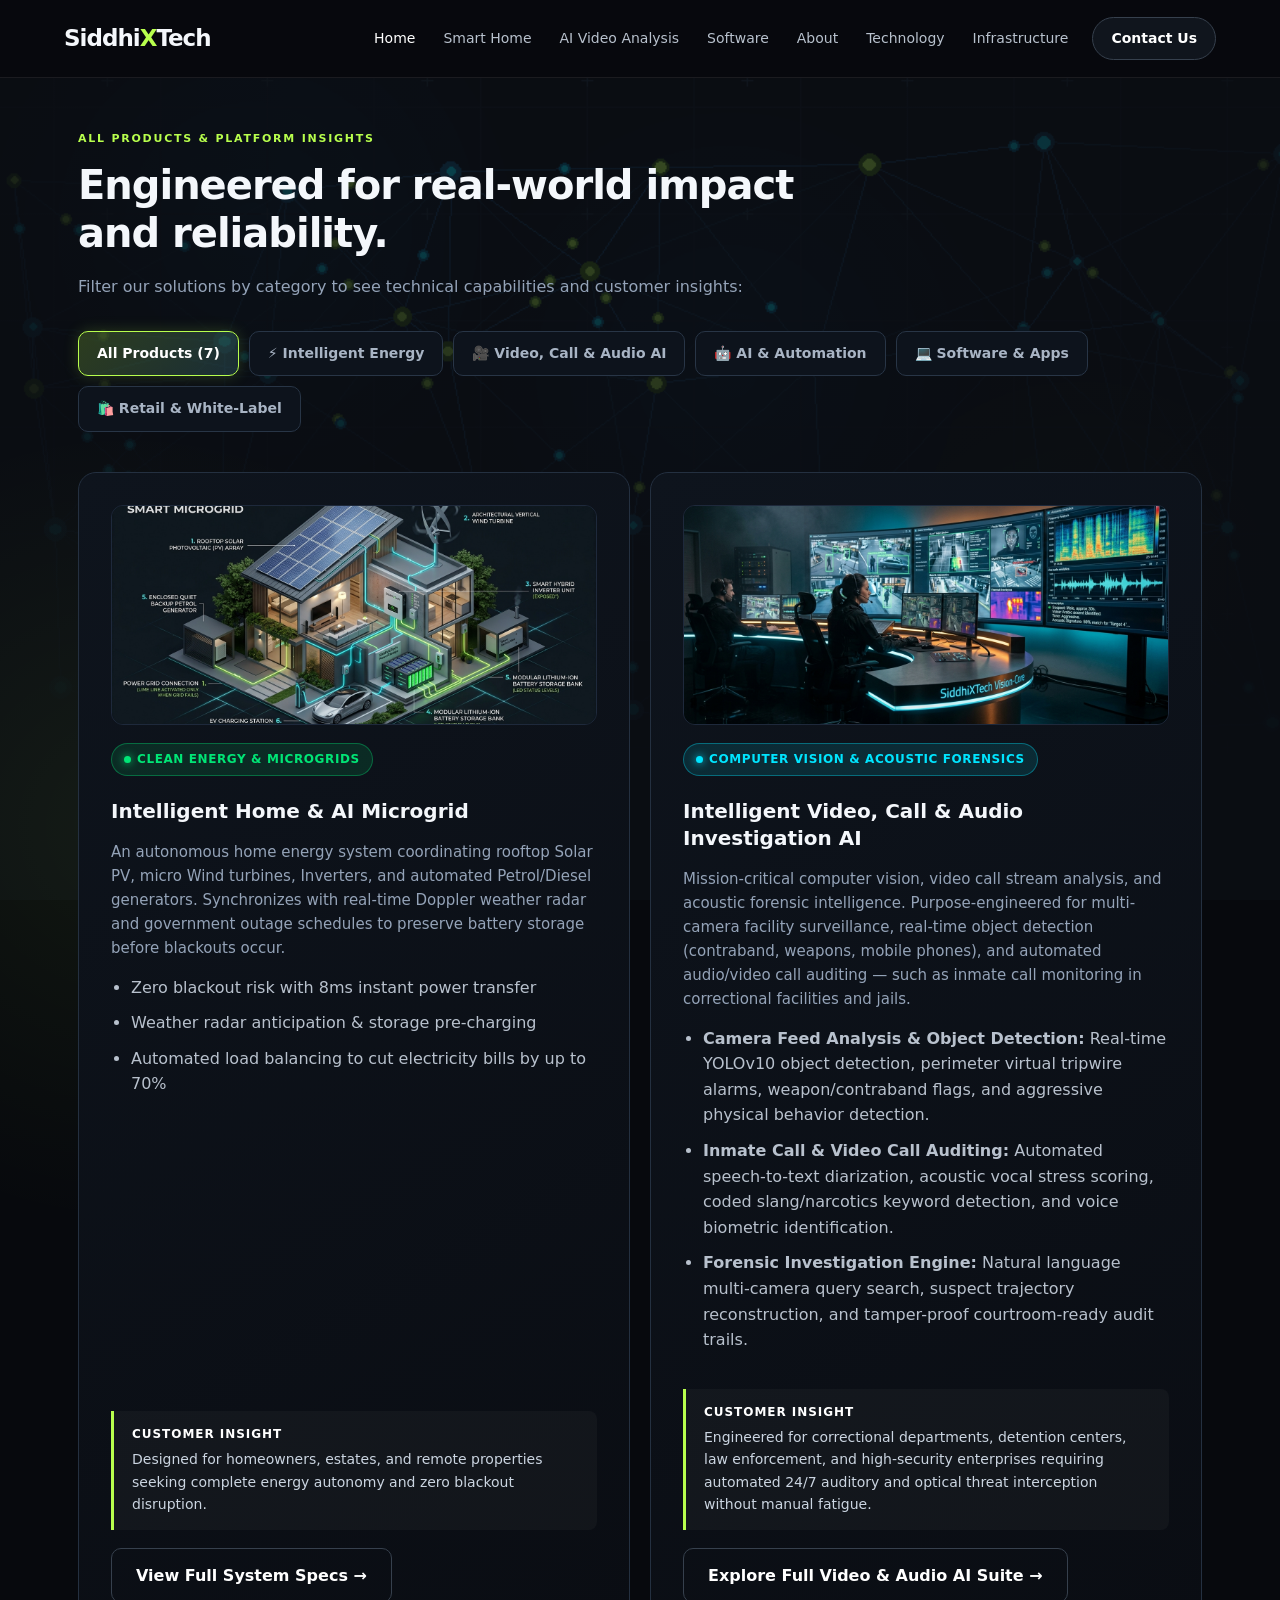
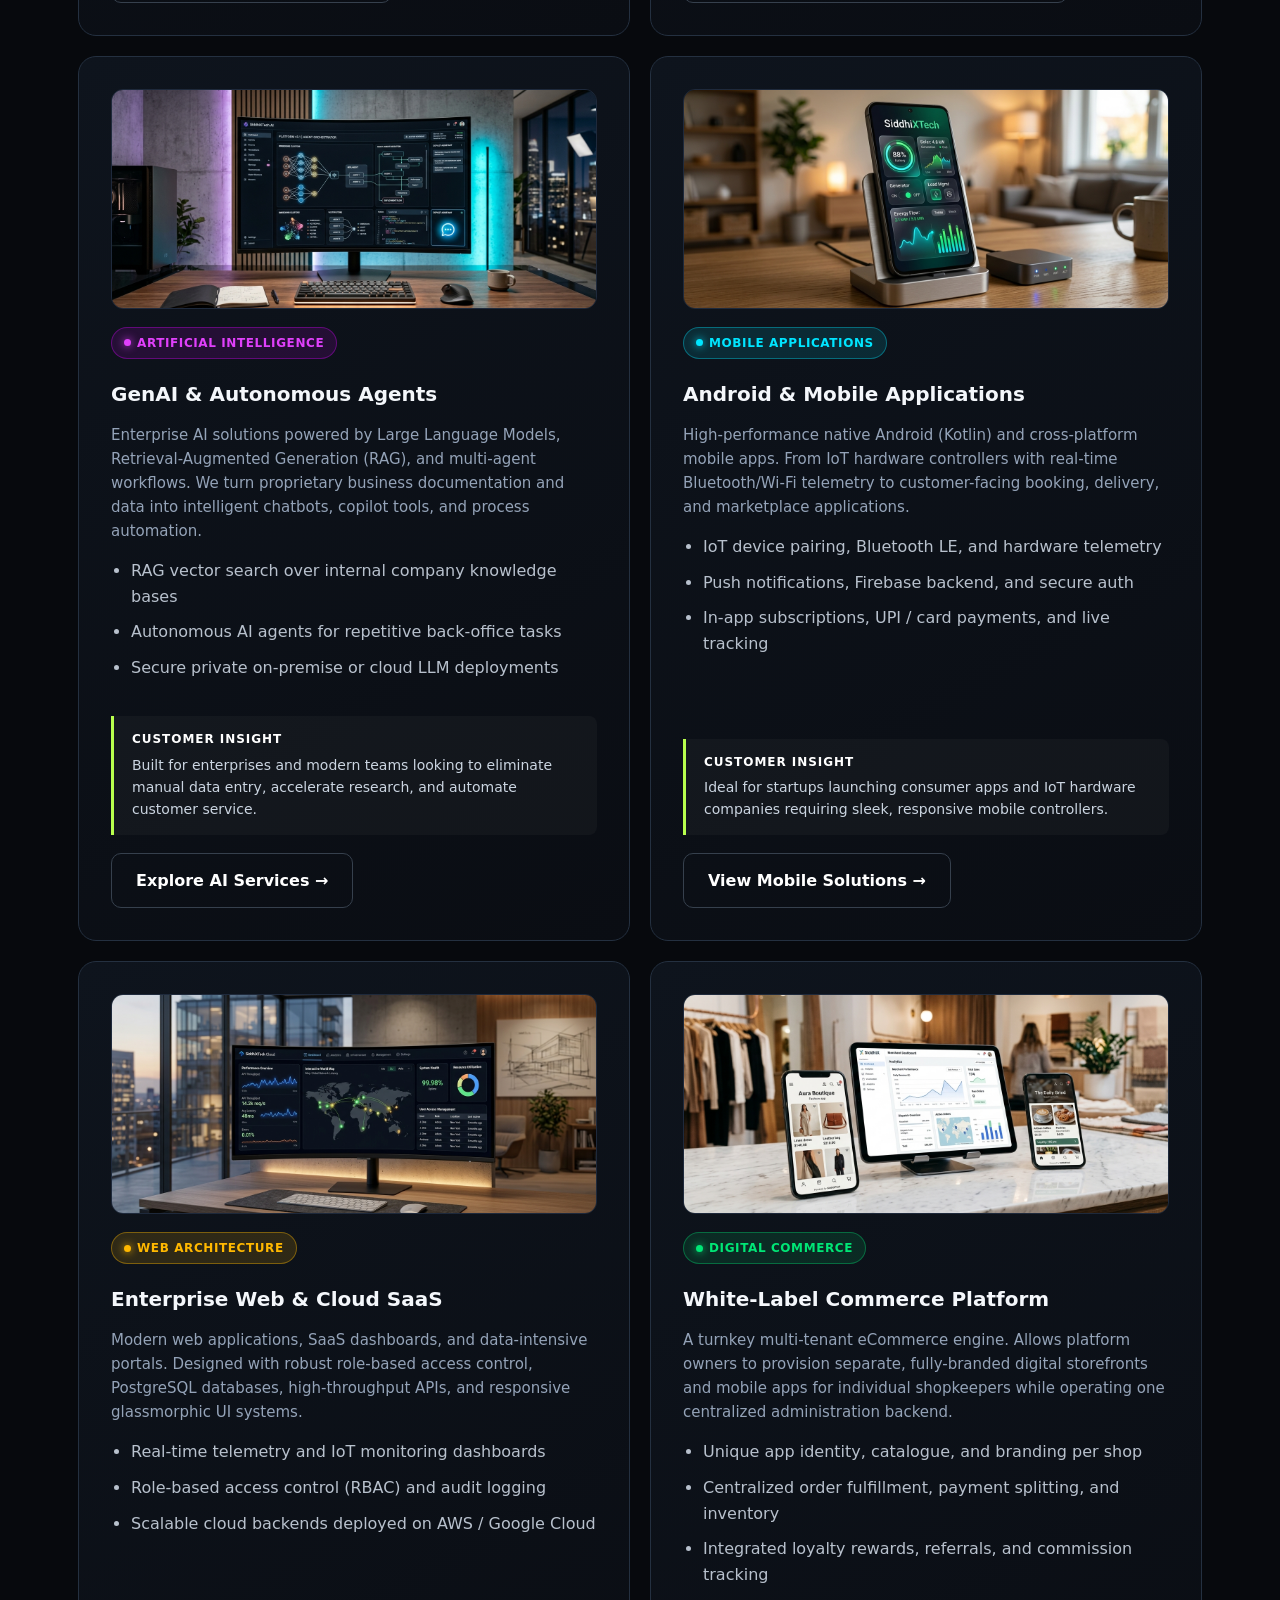
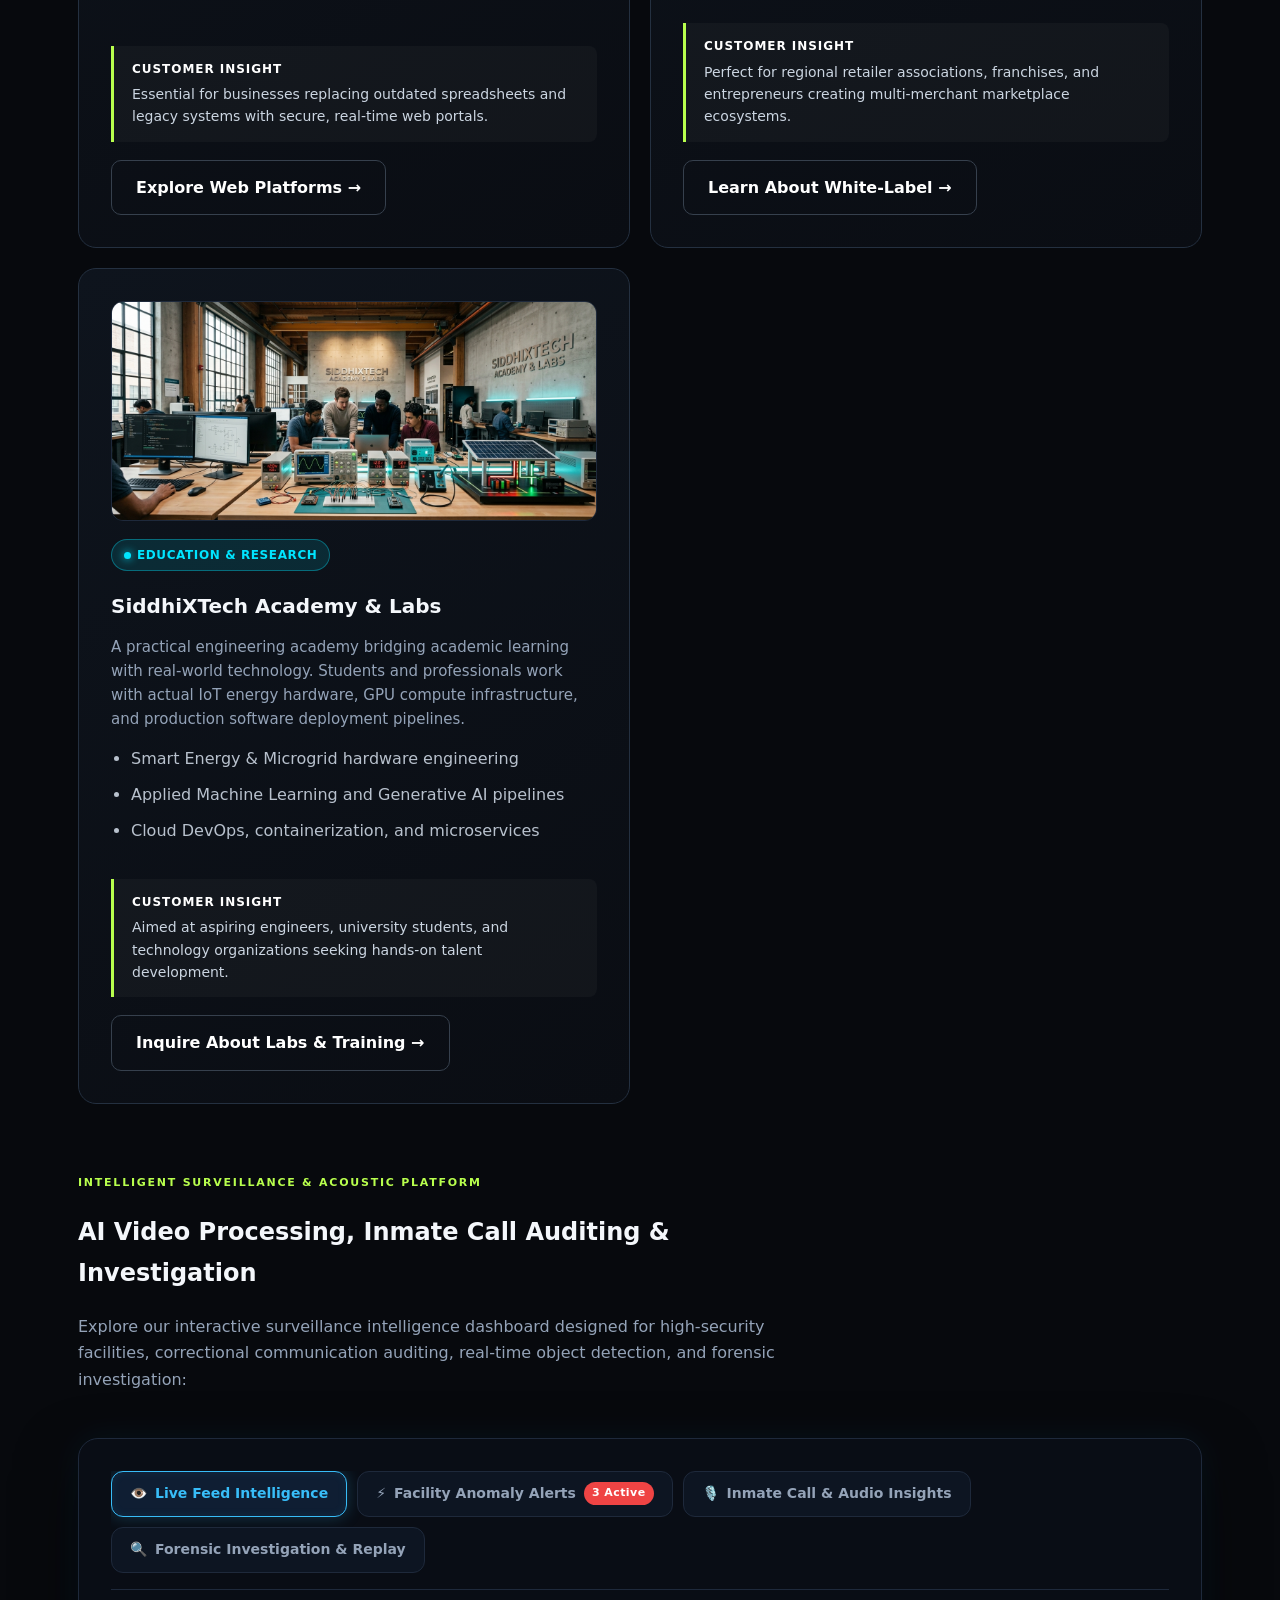
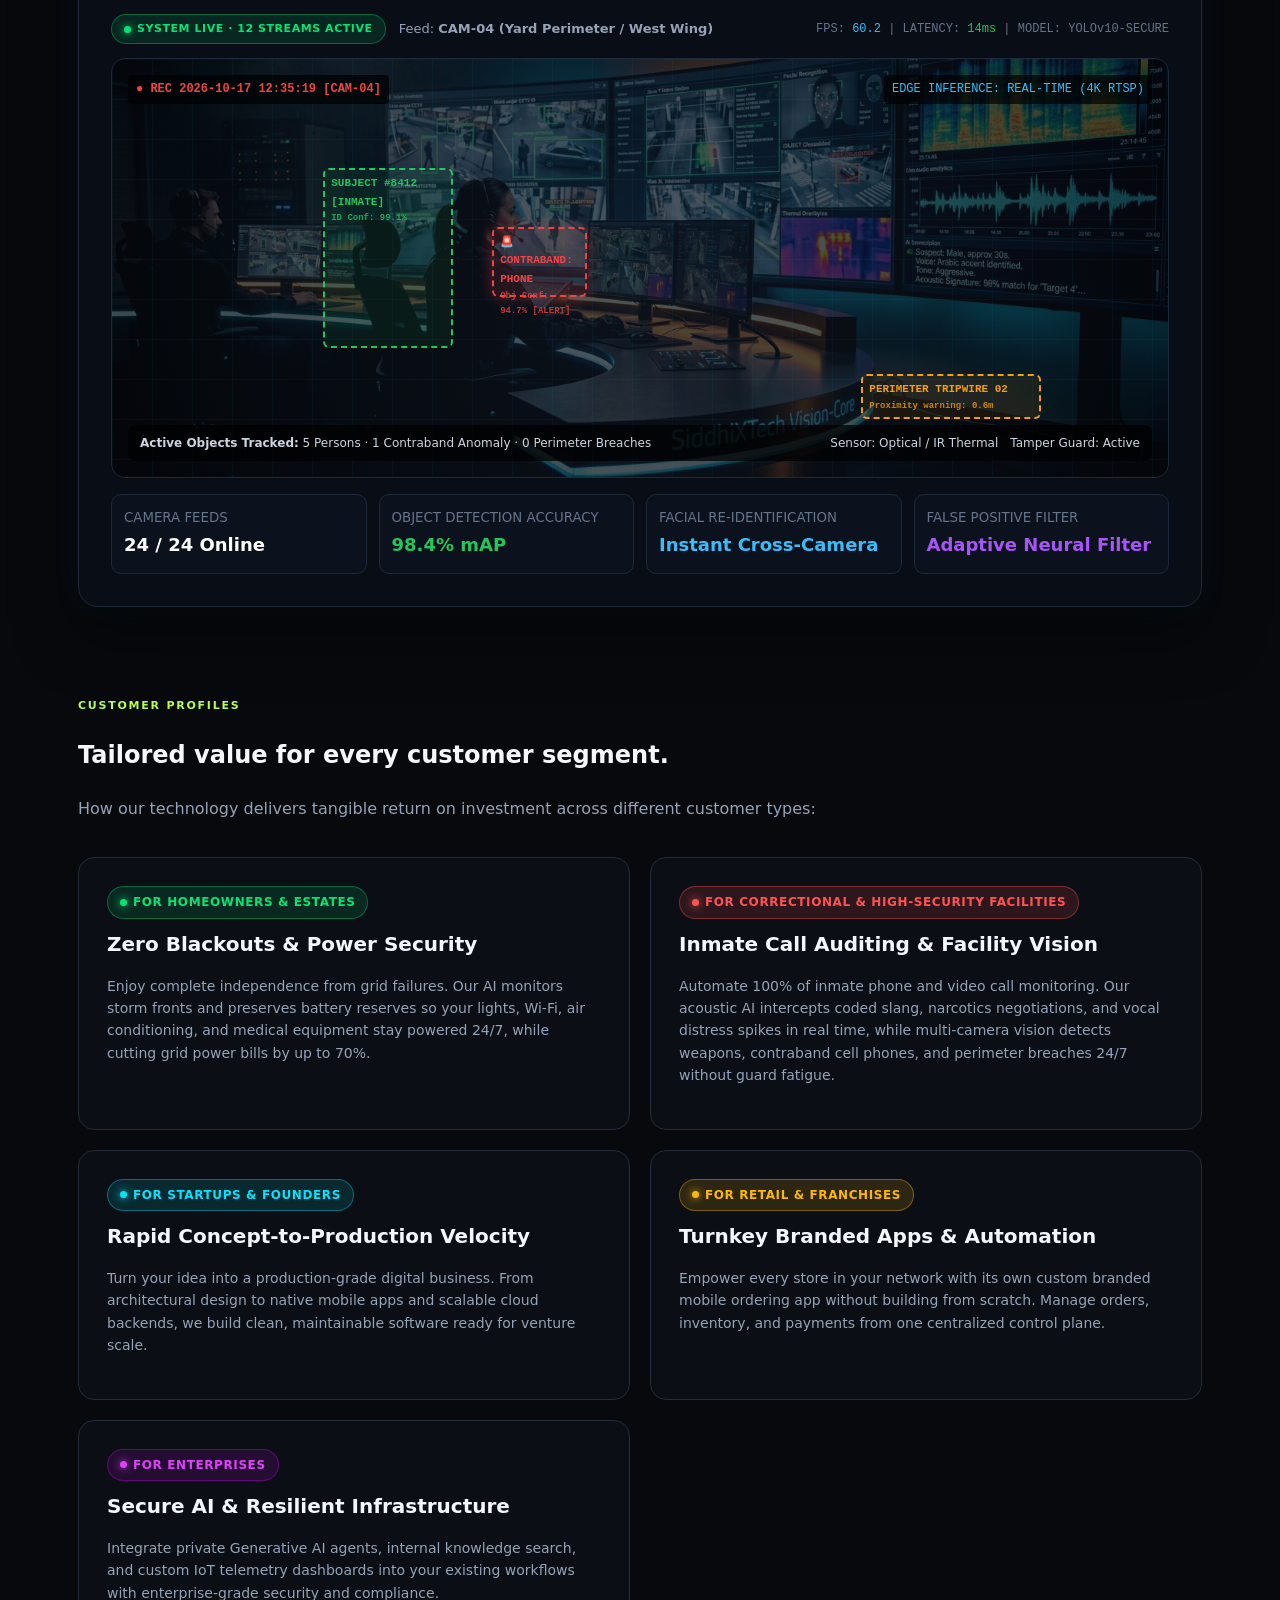
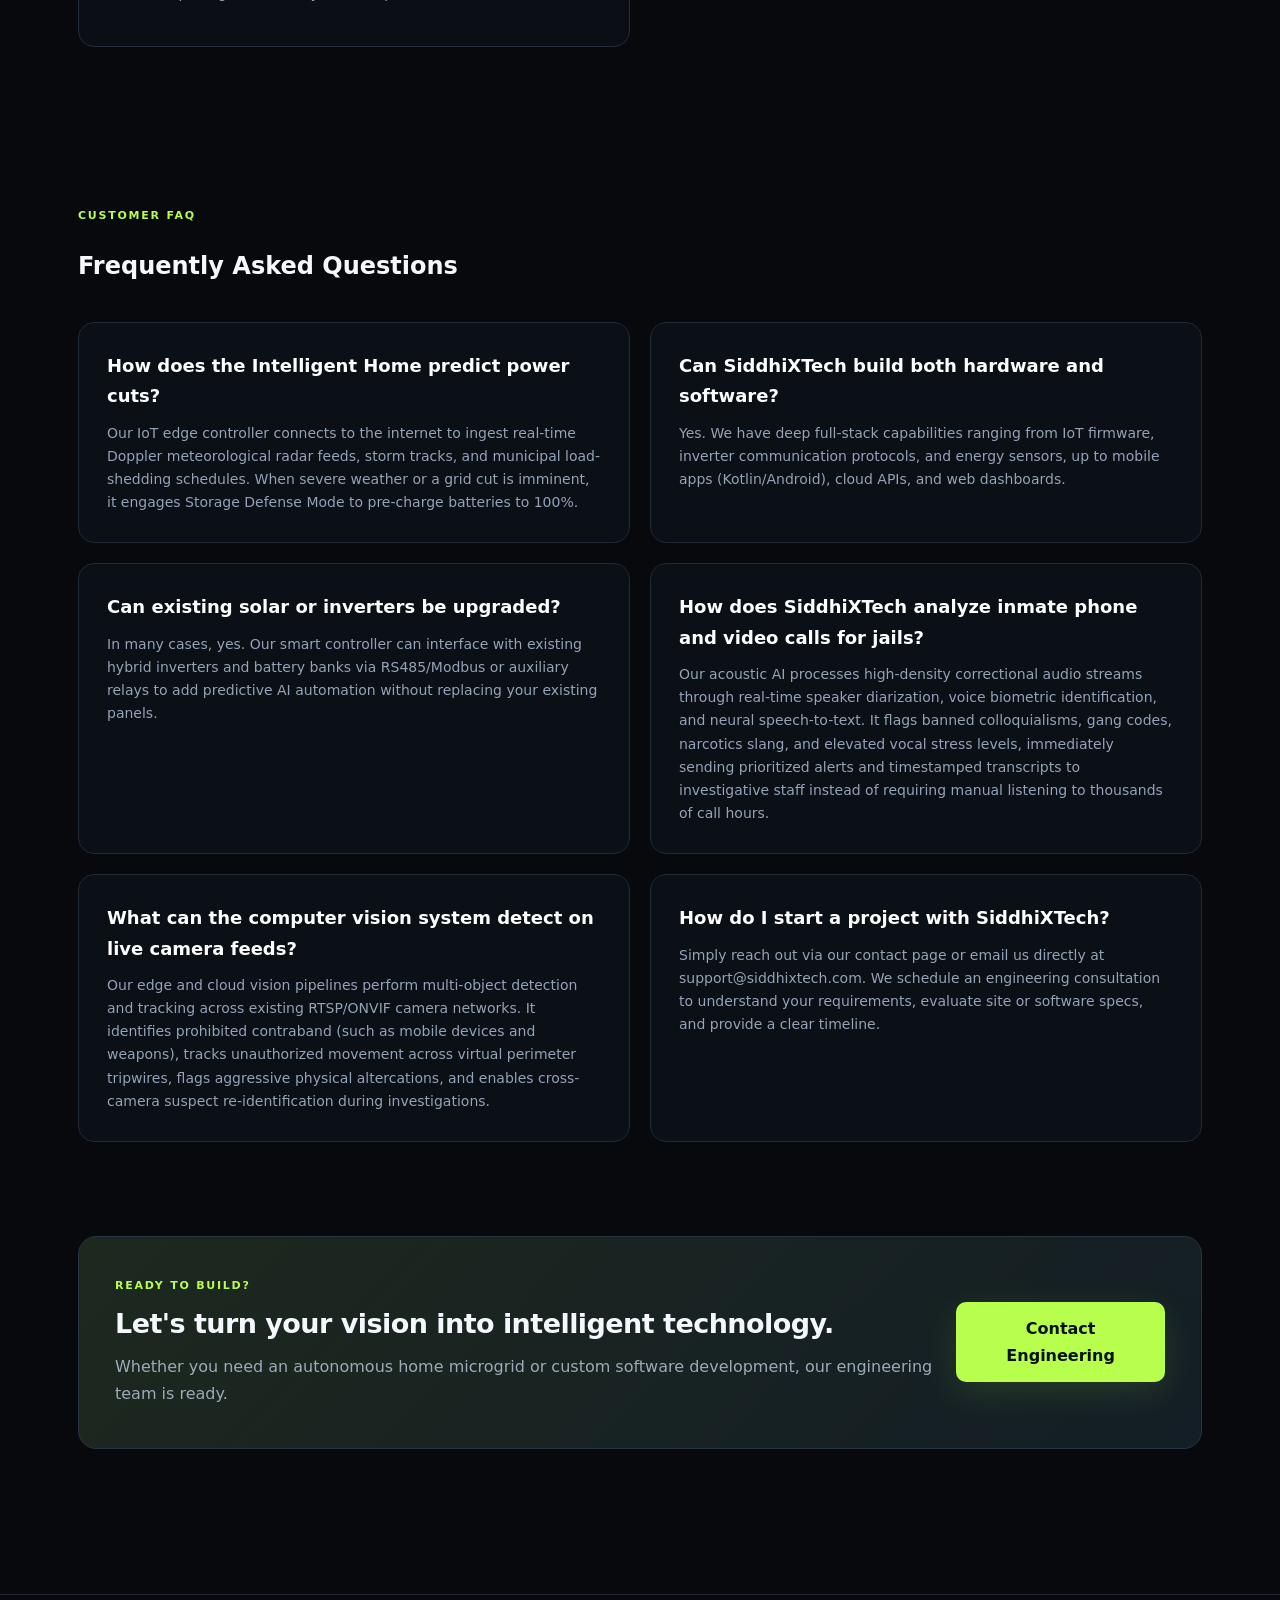
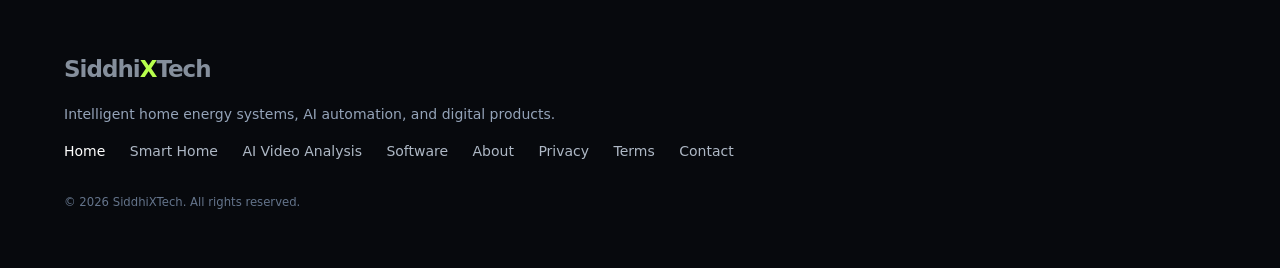
<file: index.html>
<!doctype html>
<html lang="en">
<head>
<meta charset="utf-8">
<meta name="viewport" content="width=device-width,initial-scale=1">
<title>SiddhiXTech — Complete Product Ecosystem & Customer Insights</title>
<meta name="description" content="Discover all SiddhiXTech products and solutions: Intelligent Home energy microgrids, AI automation, mobile apps, enterprise web platforms, and white-label commerce.">
<link rel="stylesheet" href="assets/style.css">
</head>
<body>
<div class="tech-bg-layer" aria-hidden="true"></div>
<header class="nav">
  <a class="logo" href="index.html">Siddhi<span>X</span>Tech</a>
  <button class="nav-toggle" type="button" aria-label="Toggle navigation menu" aria-expanded="false" aria-controls="site-nav">
    <span></span>
    <span></span>
    <span></span>
  </button>
  <nav id="site-nav">
    <a href="index.html" aria-current="page">Home</a>
    <a href="smart-home.html">Smart Home</a>
    <a href="surveillance.html">AI Video Analysis</a>
    <a href="services.html">Software</a>
    <a href="about.html">About</a>
    <a href="technology.html">Technology</a>
    <a href="infrastructure.html">Infrastructure</a>
    <a class="nav-btn" href="contact.html">Contact Us</a>
  </nav>
</header>

<main class="page">
  <!-- PRODUCTS SECTION -->
  <section id="products" style="padding-top:10px;padding-bottom:70px">
    <div style="max-width:760px">
      <div class="eyebrow">ALL PRODUCTS & PLATFORM INSIGHTS</div>
      <h1>Engineered for real-world impact and reliability.</h1>
      <p class="lead" style="margin-bottom:20px">Filter our solutions by category to see technical capabilities and customer insights:</p>
    </div>

    <!-- Category Filter Tabs -->
    <div class="filter-tabs">
      <button type="button" class="filter-btn active" onclick="filterProducts('all', this)">All Products (7)</button>
      <button type="button" class="filter-btn" onclick="filterProducts('energy', this)">⚡ Intelligent Energy</button>
      <button type="button" class="filter-btn" onclick="filterProducts('surveillance', this)">🎥 Video, Call & Audio AI</button>
      <button type="button" class="filter-btn" onclick="filterProducts('ai', this)">🤖 AI & Automation</button>
      <button type="button" class="filter-btn" onclick="filterProducts('software', this)">💻 Software & Apps</button>
      <button type="button" class="filter-btn" onclick="filterProducts('commerce', this)">🛍️ Retail & White-Label</button>
    </div>

    <!-- Products Grid -->
    <div class="cards" id="products-grid">
      
      <!-- Product 1: Intelligent Home Energy -->
      <div class="product-card" data-cat="energy">
        <div>
          <div class="product-card-img">
            <img src="assets/hybrid-microgrid-system.jpg" alt="SiddhiXTech Intelligent Home Microgrid" loading="lazy">
          </div>
          <span class="pill green product-badge"><i></i> CLEAN ENERGY & MICROGRIDS</span>
          <h3 style="font-size:20px;line-height:1.35;margin:8px 0 10px">Intelligent Home & AI Microgrid</h3>
          <p style="color:#94a3b8;font-size:15px;line-height:1.6">An autonomous home energy system coordinating rooftop Solar PV, micro Wind turbines, Inverters, and automated Petrol/Diesel generators. Synchronizes with real-time Doppler weather radar and government outage schedules to preserve battery storage before blackouts occur.</p>
          <ul class="list" style="margin-top:14px">
            <li>Zero blackout risk with 8ms instant power transfer</li>
            <li>Weather radar anticipation & storage pre-charging</li>
            <li>Automated load balancing to cut electricity bills by up to 70%</li>
          </ul>
        </div>
        <div>
          <div class="insight-box">
            <strong>Customer Insight</strong>
            Designed for homeowners, estates, and remote properties seeking complete energy autonomy and zero blackout disruption.
          </div>
          <a class="btn secondary" href="smart-home.html" style="margin-top:18px;display:inline-block">View Full System Specs →</a>
        </div>
      </div>

      <!-- Product 2: Video, Audio & Investigation Intelligence -->
      <div class="product-card" data-cat="surveillance ai software">
        <div>
          <div class="product-card-img">
            <img src="assets/surveillance-ai-command.jpg" alt="SiddhiXTech Vision & Surveillance AI Command Center" loading="lazy">
          </div>
          <span class="pill cyan product-badge"><i></i> COMPUTER VISION & ACOUSTIC FORENSICS</span>
          <h3 style="font-size:20px;line-height:1.35;margin:8px 0 10px">Intelligent Video, Call & Audio Investigation AI</h3>
          <p style="color:#94a3b8;font-size:15px;line-height:1.6">Mission-critical computer vision, video call stream analysis, and acoustic forensic intelligence. Purpose-engineered for multi-camera facility surveillance, real-time object detection (contraband, weapons, mobile phones), and automated audio/video call auditing — such as inmate call monitoring in correctional facilities and jails.</p>
          <ul class="list" style="margin-top:14px">
            <li><strong>Camera Feed Analysis & Object Detection:</strong> Real-time YOLOv10 object detection, perimeter virtual tripwire alarms, weapon/contraband flags, and aggressive physical behavior detection.</li>
            <li><strong>Inmate Call & Video Call Auditing:</strong> Automated speech-to-text diarization, acoustic vocal stress scoring, coded slang/narcotics keyword detection, and voice biometric identification.</li>
            <li><strong>Forensic Investigation Engine:</strong> Natural language multi-camera query search, suspect trajectory reconstruction, and tamper-proof courtroom-ready audit trails.</li>
          </ul>
        </div>
        <div>
          <div class="insight-box">
            <strong>Customer Insight</strong>
            Engineered for correctional departments, detention centers, law enforcement, and high-security enterprises requiring automated 24/7 auditory and optical threat interception without manual fatigue.
          </div>
          <a class="btn secondary" href="surveillance.html" style="margin-top:18px;display:inline-block">Explore Full Video & Audio AI Suite →</a>
        </div>
      </div>

      <!-- Product 3: AI & GenAI Systems -->
      <div class="product-card" data-cat="ai software">
        <div>
          <div class="product-card-img">
            <img src="assets/genai-agents-workstation.jpg" alt="SiddhiXTech GenAI & Autonomous Agent Workstation" loading="lazy">
          </div>
          <span class="pill purple product-badge"><i></i> ARTIFICIAL INTELLIGENCE</span>
          <h3 style="font-size:20px;line-height:1.35;margin:8px 0 10px">GenAI & Autonomous Agents</h3>
          <p style="color:#94a3b8;font-size:15px;line-height:1.6">Enterprise AI solutions powered by Large Language Models, Retrieval-Augmented Generation (RAG), and multi-agent workflows. We turn proprietary business documentation and data into intelligent chatbots, copilot tools, and process automation.</p>
          <ul class="list" style="margin-top:14px">
            <li>RAG vector search over internal company knowledge bases</li>
            <li>Autonomous AI agents for repetitive back-office tasks</li>
            <li>Secure private on-premise or cloud LLM deployments</li>
          </ul>
        </div>
        <div>
          <div class="insight-box">
            <strong>Customer Insight</strong>
            Built for enterprises and modern teams looking to eliminate manual data entry, accelerate research, and automate customer service.
          </div>
          <a class="btn secondary" href="services.html" style="margin-top:18px;display:inline-block">Explore AI Services →</a>
        </div>
      </div>

      <!-- Product 4: Mobile & Android Apps -->
      <div class="product-card" data-cat="software">
        <div>
          <div class="product-card-img">
            <img src="assets/mobile-iot-controller.jpg" alt="SiddhiXTech Android Mobile App & IoT Controller" loading="lazy">
          </div>
          <span class="pill cyan product-badge"><i></i> MOBILE APPLICATIONS</span>
          <h3 style="font-size:20px;line-height:1.35;margin:8px 0 10px">Android & Mobile Applications</h3>
          <p style="color:#94a3b8;font-size:15px;line-height:1.6">High-performance native Android (Kotlin) and cross-platform mobile apps. From IoT hardware controllers with real-time Bluetooth/Wi-Fi telemetry to customer-facing booking, delivery, and marketplace applications.</p>
          <ul class="list" style="margin-top:14px">
            <li>IoT device pairing, Bluetooth LE, and hardware telemetry</li>
            <li>Push notifications, Firebase backend, and secure auth</li>
            <li>In-app subscriptions, UPI / card payments, and live tracking</li>
          </ul>
        </div>
        <div>
          <div class="insight-box">
            <strong>Customer Insight</strong>
            Ideal for startups launching consumer apps and IoT hardware companies requiring sleek, responsive mobile controllers.
          </div>
          <a class="btn secondary" href="services.html" style="margin-top:18px;display:inline-block">View Mobile Solutions →</a>
        </div>
      </div>

      <!-- Product 5: Enterprise Web Platforms -->
      <div class="product-card" data-cat="software">
        <div>
          <div class="product-card-img">
            <img src="assets/enterprise-cloud-dashboard.jpg" alt="SiddhiXTech Enterprise Cloud SaaS Dashboard" loading="lazy">
          </div>
          <span class="pill amber product-badge"><i></i> WEB ARCHITECTURE</span>
          <h3 style="font-size:20px;line-height:1.35;margin:8px 0 10px">Enterprise Web & Cloud SaaS</h3>
          <p style="color:#94a3b8;font-size:15px;line-height:1.6">Modern web applications, SaaS dashboards, and data-intensive portals. Designed with robust role-based access control, PostgreSQL databases, high-throughput APIs, and responsive glassmorphic UI systems.</p>
          <ul class="list" style="margin-top:14px">
            <li>Real-time telemetry and IoT monitoring dashboards</li>
            <li>Role-based access control (RBAC) and audit logging</li>
            <li>Scalable cloud backends deployed on AWS / Google Cloud</li>
          </ul>
        </div>
        <div>
          <div class="insight-box">
            <strong>Customer Insight</strong>
            Essential for businesses replacing outdated spreadsheets and legacy systems with secure, real-time web portals.
          </div>
          <a class="btn secondary" href="services.html" style="margin-top:18px;display:inline-block">Explore Web Platforms →</a>
        </div>
      </div>

      <!-- Product 6: White-Label Commerce -->
      <div class="product-card" data-cat="commerce software">
        <div>
          <div class="product-card-img">
            <img src="assets/white-label-commerce.jpg" alt="SiddhiXTech White-Label Digital Commerce Platform" loading="lazy">
          </div>
          <span class="pill green product-badge"><i></i> DIGITAL COMMERCE</span>
          <h3 style="font-size:20px;line-height:1.35;margin:8px 0 10px">White-Label Commerce Platform</h3>
          <p style="color:#94a3b8;font-size:15px;line-height:1.6">A turnkey multi-tenant eCommerce engine. Allows platform owners to provision separate, fully-branded digital storefronts and mobile apps for individual shopkeepers while operating one centralized administration backend.</p>
          <ul class="list" style="margin-top:14px">
            <li>Unique app identity, catalogue, and branding per shop</li>
            <li>Centralized order fulfillment, payment splitting, and inventory</li>
            <li>Integrated loyalty rewards, referrals, and commission tracking</li>
          </ul>
        </div>
        <div>
          <div class="insight-box">
            <strong>Customer Insight</strong>
            Perfect for regional retailer associations, franchises, and entrepreneurs creating multi-merchant marketplace ecosystems.
          </div>
          <a class="btn secondary" href="services.html" style="margin-top:18px;display:inline-block">Learn About White-Label →</a>
        </div>
      </div>

      <!-- Product 7: Academy & Labs -->
      <div class="product-card" data-cat="energy ai software">
        <div>
          <div class="product-card-img">
            <img src="assets/academy-engineering-labs.jpg" alt="SiddhiXTech Academy & Hardware Engineering Labs" loading="lazy">
          </div>
          <span class="pill cyan product-badge"><i></i> EDUCATION & RESEARCH</span>
          <h3 style="font-size:20px;line-height:1.35;margin:8px 0 10px">SiddhiXTech Academy & Labs</h3>
          <p style="color:#94a3b8;font-size:15px;line-height:1.6">A practical engineering academy bridging academic learning with real-world technology. Students and professionals work with actual IoT energy hardware, GPU compute infrastructure, and production software deployment pipelines.</p>
          <ul class="list" style="margin-top:14px">
            <li>Smart Energy & Microgrid hardware engineering</li>
            <li>Applied Machine Learning and Generative AI pipelines</li>
            <li>Cloud DevOps, containerization, and microservices</li>
          </ul>
        </div>
        <div>
          <div class="insight-box">
            <strong>Customer Insight</strong>
            Aimed at aspiring engineers, university students, and technology organizations seeking hands-on talent development.
          </div>
          <a class="btn secondary" href="contact.html" style="margin-top:18px;display:inline-block">Inquire About Labs & Training →</a>
        </div>
      </div>

    </div>
  </section>

  <!-- AI SURVEILLANCE & INVESTIGATION DASHBOARD -->
  <section id="surveillance-dashboard" style="padding-bottom:70px">
    <div style="max-width:760px">
      <div class="eyebrow">INTELLIGENT SURVEILLANCE & ACOUSTIC PLATFORM</div>
      <h2>AI Video Processing, Inmate Call Auditing & Investigation</h2>
      <p class="lead" style="margin-bottom:10px">Explore our interactive surveillance intelligence dashboard designed for high-security facilities, correctional communication auditing, real-time object detection, and forensic investigation:</p>
    </div>

    <div class="surv-wrapper">
      <!-- Tabs Navigation (Accessible with ARIA roles) -->
      <div class="tablist-nav" role="tablist" aria-label="Surveillance Dashboard Modules">
        <button type="button" class="surv-tab" id="tab-btn-live" role="tab" aria-selected="true" aria-controls="panel-live" onclick="switchSurveillanceTab('panel-live', this)">
          <span>👁️</span> Live Feed Intelligence
        </button>
        <button type="button" class="surv-tab" id="tab-btn-alerts" role="tab" aria-selected="false" aria-controls="panel-alerts" onclick="switchSurveillanceTab('panel-alerts', this)">
          <span>⚡</span> Facility Anomaly Alerts <span class="badge-alert">3 Active</span>
        </button>
        <button type="button" class="surv-tab" id="tab-btn-audio" role="tab" aria-selected="false" aria-controls="panel-audio" onclick="switchSurveillanceTab('panel-audio', this)">
          <span>🎙️</span> Inmate Call & Audio Insights
        </button>
        <button type="button" class="surv-tab" id="tab-btn-archive" role="tab" aria-selected="false" aria-controls="panel-archive" onclick="switchSurveillanceTab('panel-archive', this)">
          <span>🔍</span> Forensic Investigation & Replay
        </button>
      </div>

      <!-- Tab Panel 1: Live Feed Intelligence -->
      <div id="panel-live" class="tab-panel active" role="tabpanel" aria-labelledby="tab-btn-live">
        <div style="display:flex;justify-content:space-between;align-items:center;flex-wrap:wrap;gap:10px;margin-bottom:14px">
          <div>
            <span class="pill green" style="font-size:11px"><i></i> SYSTEM LIVE · 12 STREAMS ACTIVE</span>
            <span style="font-size:13px;color:#94a3b8;margin-left:8px">Feed: <b>CAM-04 (Yard Perimeter / West Wing)</b></span>
          </div>
          <div style="font-size:12px;color:#64748b;font-family:monospace">
            FPS: <span style="color:#38bdf8">60.2</span> | LATENCY: <span style="color:#22c55e">14ms</span> | MODEL: YOLOv10-SECURE
          </div>
        </div>

        <!-- Simulated Camera Viewport -->
        <div class="cam-viewport">
          <img src="assets/surveillance-ai-command.jpg" alt="Live Feed Preview" style="position:absolute;inset:0;width:100%;height:100%;object-fit:cover;opacity:0.3;filter:contrast(1.2) brightness(0.85);pointer-events:none">
          <div class="cam-grid-overlay"></div>
          
          <!-- Top HUD -->
          <div style="position:relative;z-index:2;display:flex;justify-content:space-between;align-items:center">
            <span style="background:rgba(0,0,0,0.7);padding:4px 8px;border-radius:4px;font-family:monospace;font-size:12px;color:#ef4444;font-weight:700">
              ● REC 2026-10-17 12:35:19 [CAM-04]
            </span>
            <span style="background:rgba(0,0,0,0.7);padding:4px 8px;border-radius:4px;font-family:monospace;font-size:12px;color:#38bdf8">
              EDGE INFERENCE: REAL-TIME (4K RTSP)
            </span>
          </div>

          <!-- Bounding Boxes HUD -->
          <div class="bbox bbox-green" style="top:26%;left:20%;width:130px;height:180px">
            <div>SUBJECT #8412 [INMATE]</div>
            <div style="font-size:9px;opacity:.8">ID Conf: 99.1%</div>
          </div>

          <div class="bbox bbox-red" style="top:40%;left:36%;width:95px;height:70px">
            <div>🚨 CONTRABAND: PHONE</div>
            <div style="font-size:9px;opacity:.8">Obj Conf: 94.7% [ALERT]</div>
          </div>

          <div class="bbox bbox-amber" style="bottom:14%;right:12%;width:180px;height:45px">
            <div>PERIMETER TRIPWIRE 02</div>
            <div style="font-size:9px;opacity:.8">Proximity warning: 0.6m</div>
          </div>

          <!-- Bottom HUD -->
          <div style="position:relative;z-index:2;display:flex;justify-content:space-between;align-items:center;background:rgba(0,0,0,0.75);padding:8px 12px;border-radius:8px;font-size:12px;color:#cbd5e1">
            <div><b>Active Objects Tracked:</b> 5 Persons · 1 Contraband Anomaly · 0 Perimeter Breaches</div>
            <div style="display:flex;gap:12px">
              <span>Sensor: Optical / IR Thermal</span>
              <span>Tamper Guard: Active</span>
            </div>
          </div>
        </div>

        <div style="display:grid;grid-template-columns:repeat(auto-fit,minmax(200px,1fr));gap:12px;margin-top:16px">
          <div style="background:#0c121d;border:1px solid #1e293b;border-radius:10px;padding:12px">
            <small style="color:#64748b;display:block">CAMERA FEEDS</small>
            <b style="font-size:18px;color:#fff">24 / 24 Online</b>
          </div>
          <div style="background:#0c121d;border:1px solid #1e293b;border-radius:10px;padding:12px">
            <small style="color:#64748b;display:block">OBJECT DETECTION ACCURACY</small>
            <b style="font-size:18px;color:#22c55e">98.4% mAP</b>
          </div>
          <div style="background:#0c121d;border:1px solid #1e293b;border-radius:10px;padding:12px">
            <small style="color:#64748b;display:block">FACIAL RE-IDENTIFICATION</small>
            <b style="font-size:18px;color:#38bdf8">Instant Cross-Camera</b>
          </div>
          <div style="background:#0c121d;border:1px solid #1e293b;border-radius:10px;padding:12px">
            <small style="color:#64748b;display:block">FALSE POSITIVE FILTER</small>
            <b style="font-size:18px;color:#a855f7">Adaptive Neural Filter</b>
          </div>
        </div>
      </div>

      <!-- Tab Panel 2: Facility Anomaly Alerts -->
      <div id="panel-alerts" class="tab-panel" role="tabpanel" aria-labelledby="tab-btn-alerts">
        <div style="display:flex;justify-content:space-between;align-items:center;margin-bottom:16px;flex-wrap:wrap;gap:8px">
          <h3 style="margin:0;font-size:18px">Active Security Alerts (3 Unresolved)</h3>
          <span style="font-size:12px;color:#94a3b8">Auto-prioritized by AI Threat Score</span>
        </div>

        <div style="display:flex;flex-direction:column;gap:12px">
          <!-- Alert 1 -->
          <div style="border-left:4px solid #ef4444;background:#0d1420;border:1px solid #233144;border-left-width:4px;border-left-color:#ef4444;border-radius:10px;padding:16px">
            <div style="display:flex;justify-content:space-between;align-items:flex-start;flex-wrap:wrap;gap:8px">
              <div>
                <span class="threat-tag threat-red" style="margin-left:0;margin-bottom:6px">CRITICAL THREAT</span>
                <b style="display:block;font-size:16px;color:#fff">Prohibited Cell Phone & Handheld Device Detected</b>
                <p style="margin:4px 0 0;font-size:13px;color:#94a3b8">Location: <b>Cell Block B (Tier 2, Cell 214)</b> · Camera: <b>CAM-14</b> · Timestamp: <b>2 mins ago</b></p>
                <p style="margin:6px 0 0;font-size:13px;color:#cbd5e1">Computer vision detected reflection and contour of a smartphone concealed during laundry basket transfer.</p>
              </div>
              <div style="display:flex;gap:8px;margin-top:6px">
                <button type="button" class="btn secondary" style="padding:6px 12px;font-size:12px" onclick="alert('Viewing high-res snapshot and 10s video replay for CAM-14')">Review Clip</button>
                <button type="button" class="btn" style="padding:6px 12px;font-size:12px" onclick="alert('Dispatch notification sent to Block B response team.')">Dispatch Response</button>
              </div>
            </div>
          </div>

          <!-- Alert 2 -->
          <div style="border-left:4px solid #f59e0b;background:#0d1420;border:1px solid #233144;border-left-width:4px;border-left-color:#f59e0b;border-radius:10px;padding:16px">
            <div style="display:flex;justify-content:space-between;align-items:flex-start;flex-wrap:wrap;gap:8px">
              <div>
                <span class="threat-tag threat-amber" style="margin-left:0;margin-bottom:6px">ACOUSTIC ANOMALY</span>
                <b style="display:block;font-size:16px;color:#fff">Aggression & Altercation Signature in Common Yard</b>
                <p style="margin:4px 0 0;font-size:13px;color:#94a3b8">Sensor: <b>Acoustic Array MIC-03</b> · Timestamp: <b>7 mins ago</b> · Decibel Surge: <b>+26 dB</b></p>
                <p style="margin:6px 0 0;font-size:13px;color:#cbd5e1">Audio neural network detected elevated vocal stress frequencies, shouting phonemes, and rapid physical displacement sounds.</p>
              </div>
              <div style="display:flex;gap:8px;margin-top:6px">
                <button type="button" class="btn secondary" style="padding:6px 12px;font-size:12px" onclick="alert('Playing 15s acoustic audio snippet with vocal isolation')">Listen Audio</button>
                <button type="button" class="btn secondary" style="padding:6px 12px;font-size:12px" onclick="alert('Switching main monitor to Yard Camera CAM-02')">Switch to Camera</button>
              </div>
            </div>
          </div>

          <!-- Alert 3 -->
          <div style="border-left:4px solid #38bdf8;background:#0d1420;border:1px solid #233144;border-left-width:4px;border-left-color:#38bdf8;border-radius:10px;padding:16px">
            <div style="display:flex;justify-content:space-between;align-items:flex-start;flex-wrap:wrap;gap:8px">
              <div>
                <span class="threat-tag threat-amber" style="margin-left:0;margin-bottom:6px">PERIMETER ALERT</span>
                <b style="display:block;font-size:16px;color:#fff">Virtual Tripwire Proximity Warning (North Outer Wall)</b>
                <p style="margin:4px 0 0;font-size:13px;color:#94a3b8">Location: <b>Perimeter Line 01 (Outer East Fence)</b> · Camera: <b>CAM-08 Thermal</b> · Timestamp: <b>18 mins ago</b></p>
                <p style="margin:6px 0 0;font-size:13px;color:#cbd5e1">Subject lingered within 1 meter of sterile buffer boundary for >45 seconds during shift change.</p>
              </div>
              <div style="display:flex;gap:8px;margin-top:6px">
                <button type="button" class="btn secondary" style="padding:6px 12px;font-size:12px" onclick="alert('Displaying thermal trajectory breadcrumbs')">View Trajectory</button>
                <button type="button" class="btn secondary" style="padding:6px 12px;font-size:12px" onclick="alert('Alert marked as verified maintenance activity')">Acknowledge</button>
              </div>
            </div>
          </div>
        </div>
      </div>

      <!-- Tab Panel 3: Inmate Call & Audio Insights -->
      <div id="panel-audio" class="tab-panel" role="tabpanel" aria-labelledby="tab-btn-audio">
        <div style="border:1px solid #233348;background:#0b111a;border-radius:14px;padding:22px">
          
          <!-- Header info -->
          <div style="display:flex;justify-content:space-between;align-items:flex-start;flex-wrap:wrap;gap:12px;border-bottom:1px solid #1c2738;padding-bottom:16px">
            <div>
              <span class="pill red" style="font-size:11px"><i></i> CORRECTIONAL JAIL INMATE CALL AUDITING</span>
              <h3 style="font-size:19px;margin:8px 0 4px">Active Monitored Call: Station #09 (Block C)</h3>
              <p style="margin:0;font-size:13px;color:#94a3b8">
                Inmate: <b>Marcus Vance (#4802-D)</b> · Outbound: <b>+1 (206) 555-0194</b> · Call Duration: <b>04:18 / 15:00</b>
              </p>
            </div>
            <div style="text-align:right">
              <span style="display:inline-block;font-size:12px;color:#64748b">OVERALL THREAT SCORE</span>
              <div style="font-size:24px;font-weight:800;color:#ef4444">87 / 100 <span style="font-size:13px;color:#f87171">[HIGH RISK]</span></div>
            </div>
          </div>

          <!-- Gauges Bar -->
          <div style="display:grid;grid-template-columns:repeat(auto-fit,minmax(180px,1fr));gap:12px;margin:18px 0">
            <div style="background:#0e1622;border:1px solid #1f2c3e;border-radius:10px;padding:12px">
              <small style="color:#64748b">VOICE BIOMETRICS</small>
              <div style="font-size:15px;font-weight:700;color:#22c55e">Confirmed Inmate (99.8%)</div>
            </div>
            <div style="background:#0e1622;border:1px solid #1f2c3e;border-radius:10px;padding:12px">
              <small style="color:#64748b">VOCAL STRESS FREQUENCY</small>
              <div style="font-size:15px;font-weight:700;color:#ef4444">84% (Extreme Spike)</div>
            </div>
            <div style="background:#0e1622;border:1px solid #1f2c3e;border-radius:10px;padding:12px">
              <small style="color:#64748b">CODED SLANG FLAGS</small>
              <div style="font-size:15px;font-weight:700;color:#f59e0b">3 Coded Phrases Detected</div>
            </div>
            <div style="background:#0e1622;border:1px solid #1f2c3e;border-radius:10px;padding:12px">
              <small style="color:#64748b">THIRD-PARTY CALL BRIDGING</small>
              <div style="font-size:15px;font-weight:700;color:#38bdf8">No 3-Way Bridge Detected</div>
            </div>
          </div>

          <!-- Live Audio Waveform Simulation -->
          <div style="margin:16px 0">
            <div style="display:flex;justify-content:space-between;font-size:12px;color:#94a3b8;margin-bottom:4px">
              <span>LIVE AUDIO STREAM DECODER</span>
              <span style="color:#38bdf8;font-family:monospace">48kHz / 24-bit PCM • Real-time Diarization</span>
            </div>
            <div class="audio-waveform">
              <div class="audio-bar" style="animation-delay:0.1s"></div>
              <div class="audio-bar" style="animation-delay:0.3s"></div>
              <div class="audio-bar" style="animation-delay:0.5s"></div>
              <div class="audio-bar" style="animation-delay:0.2s"></div>
              <div class="audio-bar" style="animation-delay:0.4s"></div>
              <div class="audio-bar" style="animation-delay:0.7s"></div>
              <div class="audio-bar" style="animation-delay:0.3s"></div>
              <div class="audio-bar" style="animation-delay:0.6s"></div>
              <div class="audio-bar" style="animation-delay:0.2s"></div>
              <div class="audio-bar" style="animation-delay:0.8s"></div>
              <div class="audio-bar" style="animation-delay:0.4s"></div>
              <div class="audio-bar" style="animation-delay:0.5s"></div>
              <div class="audio-bar" style="animation-delay:0.1s"></div>
              <div class="audio-bar" style="animation-delay:0.9s"></div>
              <div class="audio-bar" style="animation-delay:0.3s"></div>
              <div class="audio-bar" style="animation-delay:0.6s"></div>
            </div>
          </div>

          <!-- Live Diarized Transcript -->
          <div style="background:#070a10;border:1px solid #1a2332;border-radius:10px;padding:16px;max-height:220px;overflow-y:auto;font-family:inherit;font-size:13px;line-height:1.7">
            <div style="color:#64748b;font-size:11px;margin-bottom:8px;font-family:monospace">--- LIVE SPEECH-TO-TEXT DIARIZATION STREAM ---</div>
            
            <p style="margin:4px 0">
              <span style="color:#38bdf8;font-weight:700">[03:12] Inmate #4802-D:</span>
              "Did you talk to the cousin about the green drop on 4th?"
              <span class="threat-tag threat-red">⚠️ NARCOTICS SLANG: "green drop"</span>
            </p>
            <p style="margin:4px 0">
              <span style="color:#a855f7;font-weight:700">[03:16] External Contact:</span>
              "Yeah, he said he's linking up with Donnie by the loading bay before visiting hour."
              <span class="threat-tag threat-amber">⚠️ LOCATION IDENTIFIER: "loading bay"</span>
            </p>
            <p style="margin:4px 0">
              <span style="color:#38bdf8;font-weight:700">[03:22] Inmate #4802-D:</span>
              "Make sure it's taped underneath the third blue tray during Friday lunch count."
              <span class="threat-tag threat-red">🚨 CONTRABAND TRANSFER PROTOCOL FLAGGED</span>
            </p>
          </div>

          <!-- Control Actions -->
          <div style="display:flex;gap:10px;flex-wrap:wrap;margin-top:18px">
            <button type="button" class="btn" style="padding:9px 16px;font-size:13px" onclick="alert('Priority alert and timestamped transcript dispatched to Jail Intelligence Unit.')">Flag to Detention Investigator</button>
            <button type="button" class="btn secondary" style="padding:9px 16px;font-size:13px" onclick="alert('Patched live supervisory audio monitoring.')">Live Audio Intercept</button>
            <button type="button" class="btn secondary" style="padding:9px 16px;font-size:13px" onclick="alert('Generating cryptographically signed evidentiary audio bundle with SHA-256 hash.')">Export Evidence Package</button>
            <button type="button" class="btn secondary" style="padding:9px 16px;font-size:13px;color:#ef4444;border-color:rgba(239,68,68,.3)" onclick="confirm('Terminate active inmate call session #INM-CALL-98214 immediately?')">Emergency Terminate Call</button>
          </div>
        </div>
      </div>

      <!-- Tab Panel 4: Forensic Investigation & Replay -->
      <div id="panel-archive" class="tab-panel" role="tabpanel" aria-labelledby="tab-btn-archive">
        <div style="display:flex;justify-content:space-between;align-items:center;margin-bottom:14px;flex-wrap:wrap;gap:8px">
          <div>
            <h3 style="margin:0;font-size:18px">Forensic Investigation & Semantic Cross-Feed Search</h3>
            <p style="margin:4px 0 0;font-size:13px;color:#94a3b8">Search hundreds of hours of recorded camera feeds and calls using plain language queries.</p>
          </div>
          <span class="pill cyan" style="font-size:11px"><i></i> SHA-256 CHAIN OF CUSTODY VERIFIED</span>
        </div>

        <!-- Natural Language Query Search Bar -->
        <div style="display:flex;gap:10px;margin-bottom:20px;flex-wrap:wrap">
          <input type="text" value="Find all individuals in orange uniform carrying a package near Kitchen Corridor between 13:00 - 15:00" style="flex:1;min-width:280px;background:#0e1522;border:1px solid #233144;border-radius:10px;padding:12px 16px;color:#fff;font:inherit;font-size:13px" readonly>
          <button type="button" class="btn" style="padding:12px 20px;font-size:13px" onclick="alert('Searched 128 hours of archived video streams across 24 cameras in 0.38 seconds.')">Run Semantic Search</button>
        </div>

        <!-- Search Results Grid -->
        <div style="display:grid;grid-template-columns:repeat(auto-fit,minmax(280px,1fr));gap:14px">
          <div style="background:#0c121c;border:1px solid #202b3b;border-radius:12px;padding:16px">
            <div style="display:flex;justify-content:space-between;font-size:12px;color:#94a3b8;margin-bottom:8px">
              <span style="color:#22c55e;font-weight:700">MATCH 01 (96.4% CONFIDENCE)</span>
              <span>13:42:18 EST</span>
            </div>
            <div style="font-weight:700;font-size:15px;color:#fff;margin-bottom:4px">CAM-08 Kitchen Service Entrance</div>
            <p style="font-size:13px;color:#94a3b8;margin:0 0 10px">Inmate Marcus Vance (#4802-D) observed passing unidentified white package to laundry cart attendant.</p>
            <div style="display:flex;gap:8px">
              <button type="button" class="btn secondary" style="padding:6px 12px;font-size:12px" onclick="alert('Loading synchronized 4-camera angle replay for 13:42:18')">Play Sync Replay</button>
              <button type="button" class="btn secondary" style="padding:6px 12px;font-size:12px" onclick="alert('Bookmark added to Investigative Dossier #882')">Add to Case</button>
            </div>
          </div>

          <div style="background:#0c121c;border:1px solid #202b3b;border-radius:12px;padding:16px">
            <div style="display:flex;justify-content:space-between;font-size:12px;color:#94a3b8;margin-bottom:8px">
              <span style="color:#22c55e;font-weight:700">MATCH 02 (94.1% CONFIDENCE)</span>
              <span>13:48:02 EST</span>
            </div>
            <div style="font-weight:700;font-size:15px;color:#fff;margin-bottom:4px">CAM-11 Cell Corridor 3 South</div>
            <p style="font-size:13px;color:#94a3b8;margin:0 0 10px">Attendant transferred cart into Cell 214. Cross-referenced with active cell phone detection alert.</p>
            <div style="display:flex;gap:8px">
              <button type="button" class="btn secondary" style="padding:6px 12px;font-size:12px" onclick="alert('Loading synchronized 4-camera angle replay for 13:48:02')">Play Sync Replay</button>
              <button type="button" class="btn secondary" style="padding:6px 12px;font-size:12px" onclick="alert('Bookmark added to Investigative Dossier #882')">Add to Case</button>
            </div>
          </div>
        </div>

        <div style="margin-top:16px;padding:12px 16px;background:rgba(56,189,248,.04);border:1px solid rgba(56,189,248,.15);border-radius:10px;font-size:12px;color:#94a3b8;display:flex;justify-content:space-between;align-items:center;flex-wrap:wrap;gap:8px">
          <div><b>Evidence Security:</b> FIPS 140-2 compliant hashing · CJIS & FedRAMP audited tamper-proof evidence logs.</div>
          <a class="text-link" href="contact.html">Request Forensic Demo →</a>
        </div>
      </div>
    </div>
  </section>

  <!-- WHO WE BUILD FOR -->
  <section class="section" style="padding-left:0;padding-right:0;padding-top:20px;padding-bottom:60px">
    <div class="eyebrow">CUSTOMER PROFILES</div>
    <h2>Tailored value for every customer segment.</h2>
    <p class="lead" style="margin-bottom:0">How our technology delivers tangible return on investment across different customer types:</p>

    <div class="customer-grid">
      <div class="customer-card">
        <span class="pill green"><i></i> FOR HOMEOWNERS & ESTATES</span>
        <h3>Zero Blackouts & Power Security</h3>
        <p style="color:#94a3b8;font-size:14px;line-height:1.6">Enjoy complete independence from grid failures. Our AI monitors storm fronts and preserves battery reserves so your lights, Wi-Fi, air conditioning, and medical equipment stay powered 24/7, while cutting grid power bills by up to 70%.</p>
      </div>

      <div class="customer-card">
        <span class="pill red"><i></i> FOR CORRECTIONAL & HIGH-SECURITY FACILITIES</span>
        <h3>Inmate Call Auditing & Facility Vision</h3>
        <p style="color:#94a3b8;font-size:14px;line-height:1.6">Automate 100% of inmate phone and video call monitoring. Our acoustic AI intercepts coded slang, narcotics negotiations, and vocal distress spikes in real time, while multi-camera vision detects weapons, contraband cell phones, and perimeter breaches 24/7 without guard fatigue.</p>
      </div>

      <div class="customer-card">
        <span class="pill cyan"><i></i> FOR STARTUPS & FOUNDERS</span>
        <h3>Rapid Concept-to-Production Velocity</h3>
        <p style="color:#94a3b8;font-size:14px;line-height:1.6">Turn your idea into a production-grade digital business. From architectural design to native mobile apps and scalable cloud backends, we build clean, maintainable software ready for venture scale.</p>
      </div>

      <div class="customer-card">
        <span class="pill amber"><i></i> FOR RETAIL & FRANCHISES</span>
        <h3>Turnkey Branded Apps & Automation</h3>
        <p style="color:#94a3b8;font-size:14px;line-height:1.6">Empower every store in your network with its own custom branded mobile ordering app without building from scratch. Manage orders, inventory, and payments from one centralized control plane.</p>
      </div>

      <div class="customer-card">
        <span class="pill purple"><i></i> FOR ENTERPRISES</span>
        <h3>Secure AI & Resilient Infrastructure</h3>
        <p style="color:#94a3b8;font-size:14px;line-height:1.6">Integrate private Generative AI agents, internal knowledge search, and custom IoT telemetry dashboards into your existing workflows with enterprise-grade security and compliance.</p>
      </div>
    </div>
  </section>

  <!-- FREQUENTLY ASKED QUESTIONS -->
  <section class="section" style="padding-left:0;padding-right:0;padding-bottom:70px">
    <div class="eyebrow">CUSTOMER FAQ</div>
    <h2>Frequently Asked Questions</h2>
    <div class="faq-grid">
      <div class="faq-item">
        <h3>How does the Intelligent Home predict power cuts?</h3>
        <p>Our IoT edge controller connects to the internet to ingest real-time Doppler meteorological radar feeds, storm tracks, and municipal load-shedding schedules. When severe weather or a grid cut is imminent, it engages Storage Defense Mode to pre-charge batteries to 100%.</p>
      </div>

      <div class="faq-item">
        <h3>Can SiddhiXTech build both hardware and software?</h3>
        <p>Yes. We have deep full-stack capabilities ranging from IoT firmware, inverter communication protocols, and energy sensors, up to mobile apps (Kotlin/Android), cloud APIs, and web dashboards.</p>
      </div>

      <div class="faq-item">
        <h3>Can existing solar or inverters be upgraded?</h3>
        <p>In many cases, yes. Our smart controller can interface with existing hybrid inverters and battery banks via RS485/Modbus or auxiliary relays to add predictive AI automation without replacing your existing panels.</p>
      </div>

      <div class="faq-item">
        <h3>How does SiddhiXTech analyze inmate phone and video calls for jails?</h3>
        <p>Our acoustic AI processes high-density correctional audio streams through real-time speaker diarization, voice biometric identification, and neural speech-to-text. It flags banned colloquialisms, gang codes, narcotics slang, and elevated vocal stress levels, immediately sending prioritized alerts and timestamped transcripts to investigative staff instead of requiring manual listening to thousands of call hours.</p>
      </div>

      <div class="faq-item">
        <h3>What can the computer vision system detect on live camera feeds?</h3>
        <p>Our edge and cloud vision pipelines perform multi-object detection and tracking across existing RTSP/ONVIF camera networks. It identifies prohibited contraband (such as mobile devices and weapons), tracks unauthorized movement across virtual perimeter tripwires, flags aggressive physical altercations, and enables cross-camera suspect re-identification during investigations.</p>
      </div>

      <div class="faq-item">
        <h3>How do I start a project with SiddhiXTech?</h3>
        <p>Simply reach out via our contact page or email us directly at support@siddhixtech.com. We schedule an engineering consultation to understand your requirements, evaluate site or software specs, and provide a clear timeline.</p>
      </div>
    </div>
  </section>

  <!-- CALL TO ACTION BANNER -->
  <section class="banner" style="margin-left:0;margin-right:0">
    <div>
      <div class="eyebrow">READY TO BUILD?</div>
      <h2>Let's turn your vision into intelligent technology.</h2>
      <p style="color:#9da9b8;margin:10px 0 0">Whether you need an autonomous home microgrid or custom software development, our engineering team is ready.</p>
    </div>
    <a class="btn" href="contact.html">Contact Engineering</a>
  </section>
</main>

<footer>
  <div class="logo">Siddhi<span>X</span>Tech</div>
  <p>Intelligent home energy systems, AI automation, and digital products.</p>
  <div>
    <a href="index.html">Home</a>
    <a href="smart-home.html">Smart Home</a>
    <a href="surveillance.html">AI Video Analysis</a>
    <a href="services.html">Software</a>
    <a href="about.html">About</a>
    <a href="privacy.html">Privacy</a>
    <a href="terms.html">Terms</a>
    <a href="contact.html">Contact</a>
  </div>
  <small>© 2026 SiddhiXTech. All rights reserved.</small>
</footer>

<script>
function filterProducts(category, btn) {
  document.querySelectorAll('.filter-btn').forEach(b => b.classList.remove('active'));
  if (btn) btn.classList.add('active');

  const cards = document.querySelectorAll('.product-card');
  cards.forEach(card => {
    const cats = card.getAttribute('data-cat') || '';
    if (category === 'all' || cats.includes(category)) {
      card.style.display = 'flex';
    } else {
      card.style.display = 'none';
    }
  });
}

function switchSurveillanceTab(panelId, btn) {
  // Update aria-selected on all tabs
  document.querySelectorAll('.surv-tab').forEach(t => {
    t.setAttribute('aria-selected', 'false');
  });
  if (btn) btn.setAttribute('aria-selected', 'true');

  // Hide all panels, show target
  document.querySelectorAll('.tab-panel').forEach(p => {
    p.classList.remove('active');
  });
  const target = document.getElementById(panelId);
  if (target) {
    target.classList.add('active');
  }
}
</script>
<script src="assets/script.js"></script>
</body>
</html>
</file>
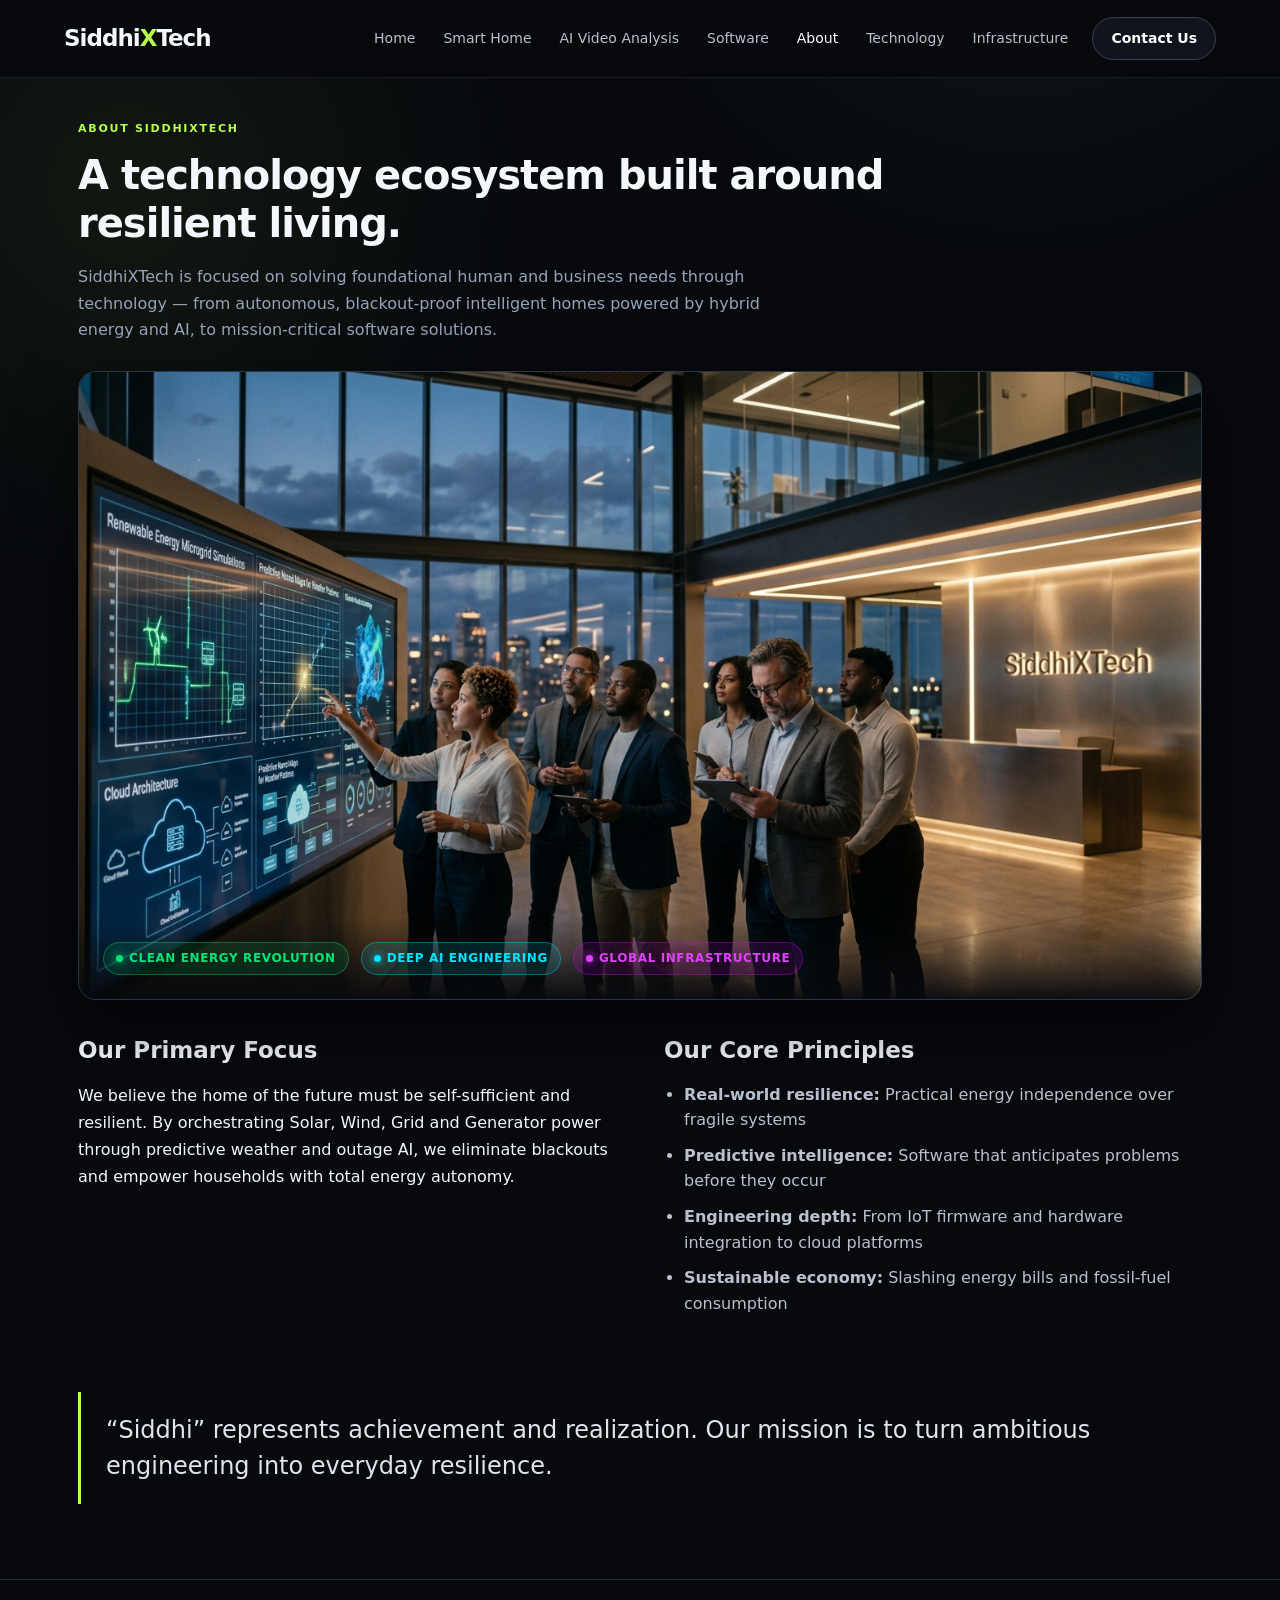
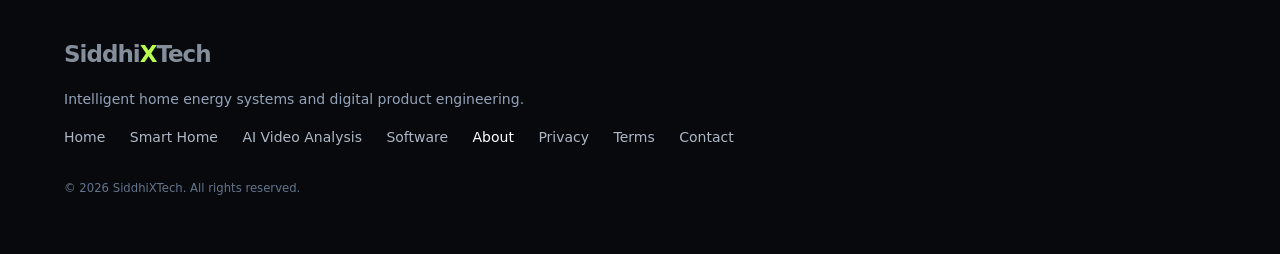
<file: about.html>
<!doctype html>
<html lang="en">
<head>
<meta charset="utf-8">
<meta name="viewport" content="width=device-width,initial-scale=1">
<title>About — SiddhiXTech</title>
<meta name="description" content="About SiddhiXTech: Pioneering intelligent home energy microgrids, AI automation, and advanced software engineering.">
<link rel="stylesheet" href="assets/style.css">
</head>
<body>
<header class="nav">
  <a class="logo" href="index.html">Siddhi<span>X</span>Tech</a>
  <button class="nav-toggle" type="button" aria-label="Toggle navigation menu" aria-expanded="false" aria-controls="site-nav">
    <span></span>
    <span></span>
    <span></span>
  </button>
  <nav id="site-nav">
    <a href="index.html">Home</a>
    <a href="smart-home.html">Smart Home</a>
    <a href="surveillance.html">AI Video Analysis</a>
    <a href="services.html">Software</a>
    <a href="about.html" aria-current="page">About</a>
    <a href="technology.html">Technology</a>
    <a href="infrastructure.html">Infrastructure</a>
    <a class="nav-btn" href="contact.html">Contact Us</a>
  </nav>
</header>

<main class="page">
  <div class="eyebrow">ABOUT SIDDHIXTECH</div>
  <h1>A technology ecosystem built around resilient living.</h1>
  <p class="lead">SiddhiXTech is focused on solving foundational human and business needs through technology — from autonomous, blackout-proof intelligent homes powered by hybrid energy and AI, to mission-critical software solutions.</p>

  <div class="media-frame" style="margin-bottom:36px">
    <img src="assets/technology-vision-studio.jpg" alt="SiddhiXTech Engineering & Vision Studio" loading="lazy">
    <div class="media-overlay">
      <span class="pill green"><i></i> CLEAN ENERGY REVOLUTION</span>
      <span class="pill cyan"><i></i> DEEP AI ENGINEERING</span>
      <span class="pill purple"><i></i> GLOBAL INFRASTRUCTURE</span>
    </div>
  </div>

  <div class="two">
    <div>
      <h2>Our Primary Focus</h2>
      <p>We believe the home of the future must be self-sufficient and resilient. By orchestrating Solar, Wind, Grid and Generator power through predictive weather and outage AI, we eliminate blackouts and empower households with total energy autonomy.</p>
    </div>
    <div>
      <h2>Our Core Principles</h2>
      <ul class="list">
        <li><strong>Real-world resilience:</strong> Practical energy independence over fragile systems</li>
        <li><strong>Predictive intelligence:</strong> Software that anticipates problems before they occur</li>
        <li><strong>Engineering depth:</strong> From IoT firmware and hardware integration to cloud platforms</li>
        <li><strong>Sustainable economy:</strong> Slashing energy bills and fossil-fuel consumption</li>
      </ul>
    </div>
  </div>

  <section class="quote">“Siddhi” represents achievement and realization. Our mission is to turn ambitious engineering into everyday resilience.</section>
</main>

<footer>
  <div class="logo">Siddhi<span>X</span>Tech</div>
  <p>Intelligent home energy systems and digital product engineering.</p>
  <div>
    <a href="index.html">Home</a>
    <a href="smart-home.html">Smart Home</a>
    <a href="surveillance.html">AI Video Analysis</a>
    <a href="services.html">Software</a>
    <a href="about.html" aria-current="page">About</a>
    <a href="privacy.html">Privacy</a>
    <a href="terms.html">Terms</a>
    <a href="contact.html">Contact</a>
  </div>
  <small>© 2026 SiddhiXTech. All rights reserved.</small>
</footer>
<script src="assets/script.js"></script>
</body>
</html>
</file>
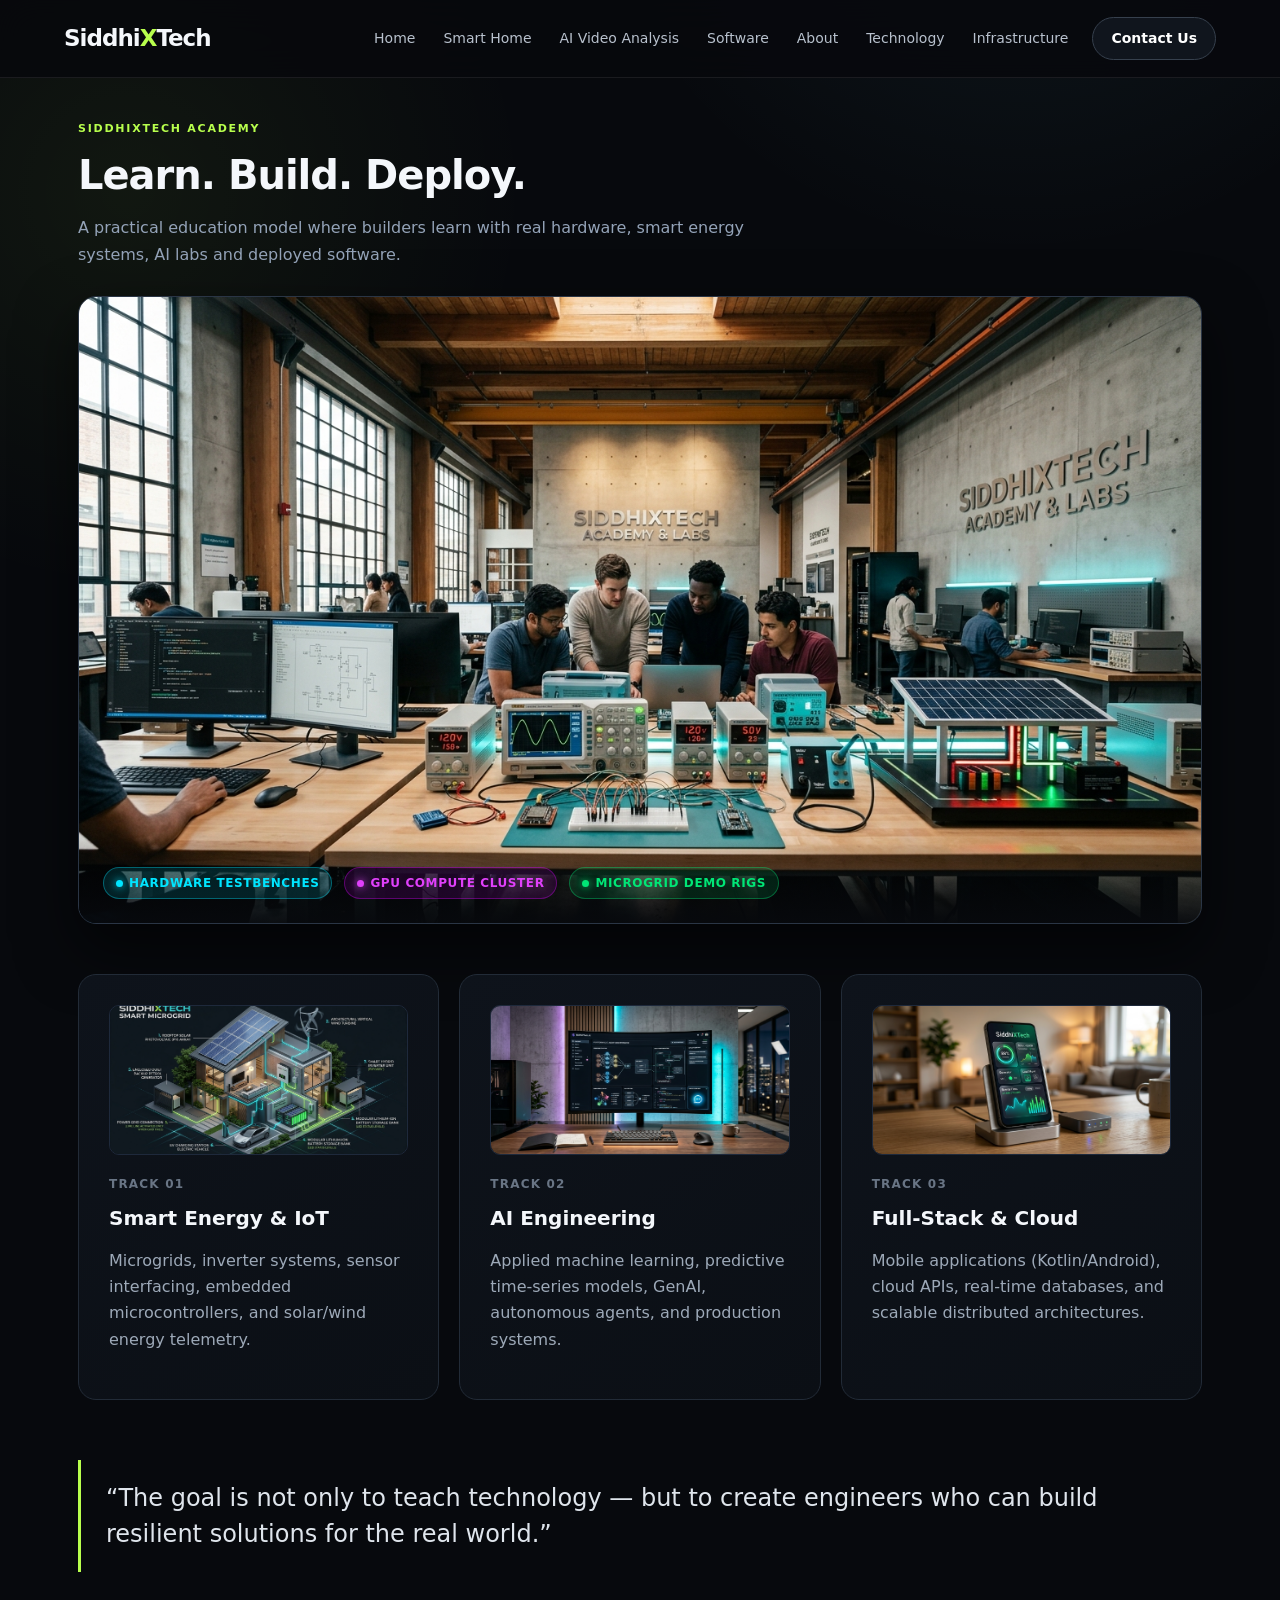
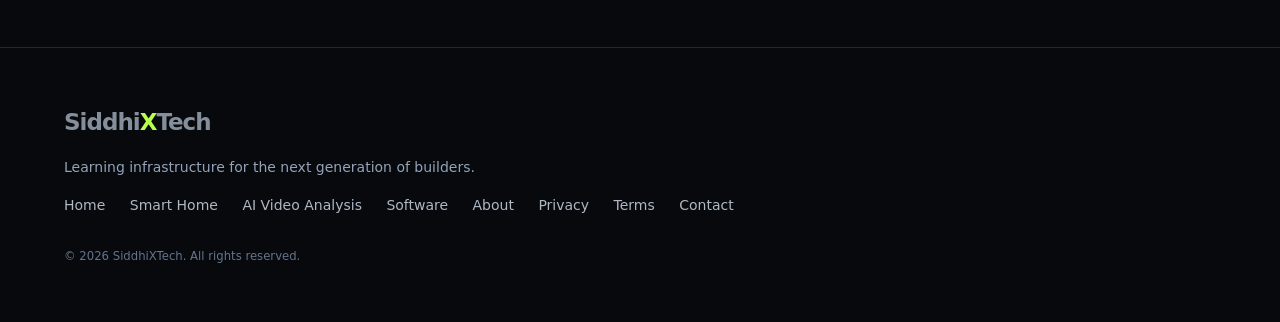
<file: academy.html>
<!doctype html>
<html lang="en">
<head>
<meta charset="utf-8">
<meta name="viewport" content="width=device-width,initial-scale=1">
<title>Academy — SiddhiXTech</title>
<meta name="description" content="SiddhiXTech Academy: Practical education in IoT, smart energy engineering, AI, and production software.">
<link rel="stylesheet" href="assets/style.css">
</head>
<body>
<header class="nav">
  <a class="logo" href="index.html">Siddhi<span>X</span>Tech</a>
  <button class="nav-toggle" type="button" aria-label="Toggle navigation menu" aria-expanded="false" aria-controls="site-nav">
    <span></span>
    <span></span>
    <span></span>
  </button>
  <nav id="site-nav">
    <a href="index.html">Home</a>
    <a href="smart-home.html">Smart Home</a>
    <a href="surveillance.html">AI Video Analysis</a>
    <a href="services.html">Software</a>
    <a href="about.html">About</a>
    <a href="technology.html">Technology</a>
    <a href="infrastructure.html">Infrastructure</a>
    <a class="nav-btn" href="contact.html">Contact Us</a>
  </nav>
</header>

<main class="page">
  <div class="eyebrow">SIDDHIXTECH ACADEMY</div>
  <h1>Learn. Build. Deploy.</h1>
  <p class="lead">A practical education model where builders learn with real hardware, smart energy systems, AI labs and deployed software.</p>

  <div class="media-frame" style="margin-bottom:50px">
    <img src="assets/academy-engineering-labs.jpg" alt="SiddhiXTech Academy & Hardware Engineering Labs" loading="lazy">
    <div class="media-overlay">
      <span class="pill cyan"><i></i> HARDWARE TESTBENCHES</span>
      <span class="pill purple"><i></i> GPU COMPUTE CLUSTER</span>
      <span class="pill green"><i></i> MICROGRID DEMO RIGS</span>
    </div>
  </div>

  <div class="cards three">
    <div class="card">
      <div style="height:150px;border-radius:10px;overflow:hidden;margin-bottom:14px;border:1px solid #1e293b"><img src="assets/hybrid-microgrid-system.jpg" style="width:100%;height:100%;object-fit:cover" alt="Smart Energy & IoT" loading="lazy"></div>
      <small>TRACK 01</small>
      <h3 style="margin-top:8px">Smart Energy & IoT</h3>
      <p>Microgrids, inverter systems, sensor interfacing, embedded microcontrollers, and solar/wind energy telemetry.</p>
    </div>
    <div class="card">
      <div style="height:150px;border-radius:10px;overflow:hidden;margin-bottom:14px;border:1px solid #1e293b"><img src="assets/genai-agents-workstation.jpg" style="width:100%;height:100%;object-fit:cover" alt="AI Engineering" loading="lazy"></div>
      <small>TRACK 02</small>
      <h3 style="margin-top:8px">AI Engineering</h3>
      <p>Applied machine learning, predictive time-series models, GenAI, autonomous agents, and production systems.</p>
    </div>
    <div class="card">
      <div style="height:150px;border-radius:10px;overflow:hidden;margin-bottom:14px;border:1px solid #1e293b"><img src="assets/mobile-iot-controller.jpg" style="width:100%;height:100%;object-fit:cover" alt="Full-Stack & Cloud" loading="lazy"></div>
      <small>TRACK 03</small>
      <h3 style="margin-top:8px">Full-Stack & Cloud</h3>
      <p>Mobile applications (Kotlin/Android), cloud APIs, real-time databases, and scalable distributed architectures.</p>
    </div>
  </div>

  <section class="quote">“The goal is not only to teach technology — but to create engineers who can build resilient solutions for the real world.”</section>
</main>

<footer>
  <div class="logo">Siddhi<span>X</span>Tech</div>
  <p>Learning infrastructure for the next generation of builders.</p>
  <div>
    <a href="index.html">Home</a>
    <a href="smart-home.html">Smart Home</a>
    <a href="surveillance.html">AI Video Analysis</a>
    <a href="services.html">Software</a>
    <a href="about.html">About</a>
    <a href="privacy.html">Privacy</a>
    <a href="terms.html">Terms</a>
    <a href="contact.html">Contact</a>
  </div>
  <small>© 2026 SiddhiXTech. All rights reserved.</small>
</footer>
<script src="assets/script.js"></script>
</body>
</html>
</file>
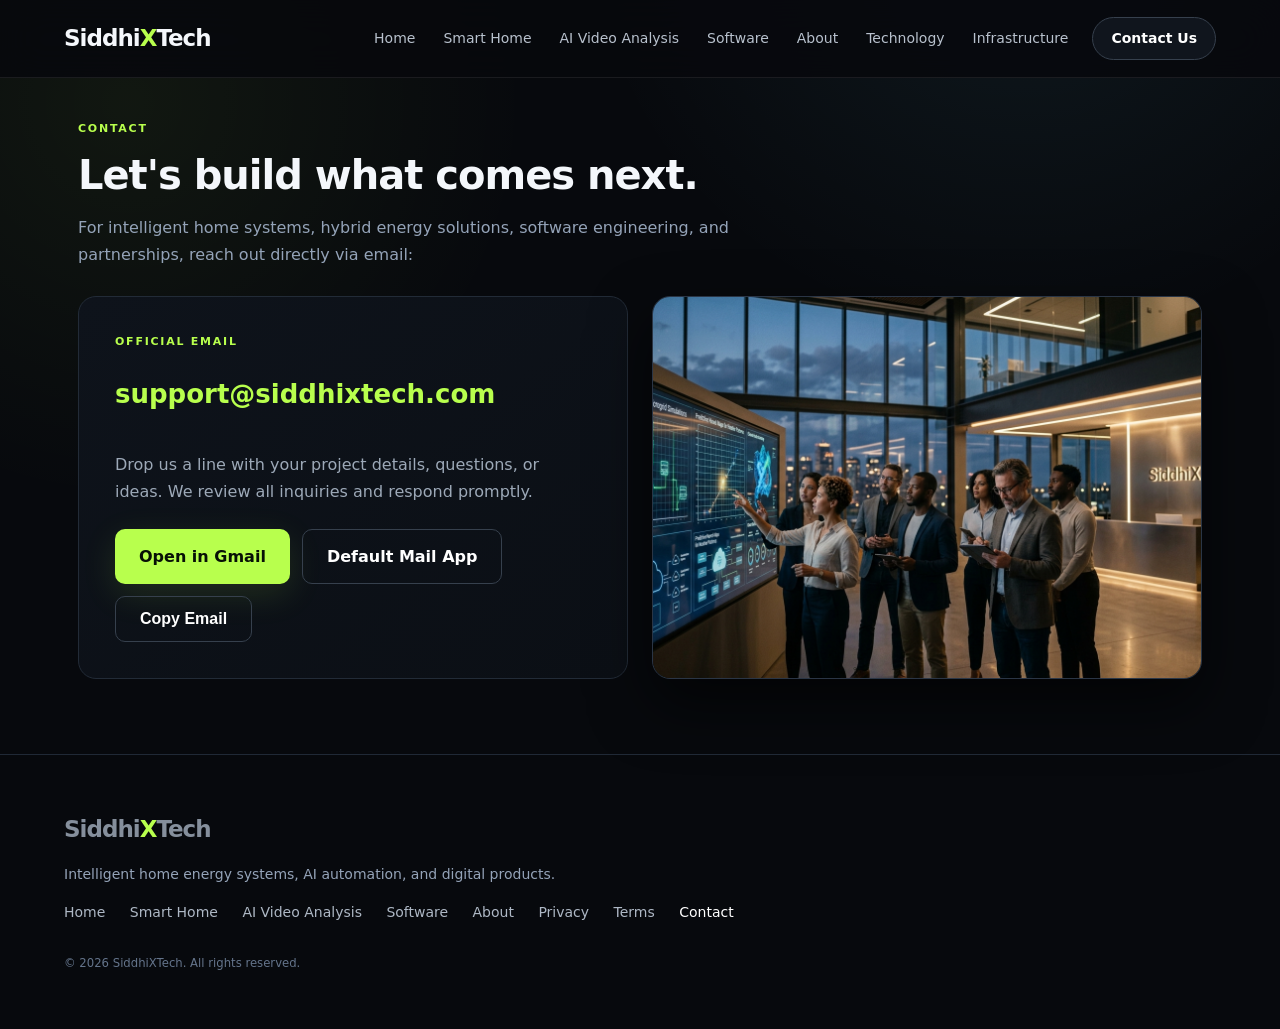
<file: contact.html>
<!doctype html>
<html lang="en">
<head>
<meta charset="utf-8">
<meta name="viewport" content="width=device-width,initial-scale=1">
<title>Contact — SiddhiXTech</title>
<meta name="description" content="Get in touch with SiddhiXTech for mobile apps, web applications, AI solutions and custom software.">
<link rel="stylesheet" href="assets/style.css">
</head>
<body>
<header class="nav">
  <a class="logo" href="index.html">Siddhi<span>X</span>Tech</a>
  <button class="nav-toggle" type="button" aria-label="Toggle navigation menu" aria-expanded="false" aria-controls="site-nav">
    <span></span>
    <span></span>
    <span></span>
  </button>
  <nav id="site-nav">
    <a href="index.html">Home</a>
    <a href="smart-home.html">Smart Home</a>
    <a href="surveillance.html">AI Video Analysis</a>
    <a href="services.html">Software</a>
    <a href="about.html">About</a>
    <a href="technology.html">Technology</a>
    <a href="infrastructure.html">Infrastructure</a>
    <a class="nav-btn" href="contact.html" aria-current="page">Contact Us</a>
  </nav>
</header>

<main class="page">
  <div class="eyebrow">CONTACT</div>
  <h1>Let's build what comes next.</h1>
  <p class="lead">For intelligent home systems, hybrid energy solutions, software engineering, and partnerships, reach out directly via email:</p>

  <div style="display:grid;grid-template-columns:repeat(auto-fit,minmax(320px,1fr));gap:24px;margin-top:20px;align-items:stretch">
    <div class="card" style="padding:36px;display:flex;flex-direction:column;justify-content:center">
      <div class="eyebrow" style="margin-bottom:8px">OFFICIAL EMAIL</div>
      <div style="margin:12px 0 20px">
        <a href="mailto:support@siddhixtech.com" style="color:var(--accent);font-size:clamp(19px,2.8vw,26px);font-weight:800;text-decoration:none;word-break:break-all">support@siddhixtech.com</a>
      </div>
      <p style="color:#9da9b8;margin-bottom:24px;font-size:16px">Drop us a line with your project details, questions, or ideas. We review all inquiries and respond promptly.</p>
      <div style="display:flex;gap:12px;flex-wrap:wrap">
        <a class="btn" href="https://mail.google.com/mail/?view=cm&fs=1&to=support@siddhixtech.com&su=Project+Inquiry+-+SiddhiXTech" target="_blank" rel="noopener">Open in Gmail</a>
        <a class="btn secondary" href="mailto:support@siddhixtech.com?subject=Project%20Inquiry%20-%20SiddhiXTech">Default Mail App</a>
        <button type="button" class="btn secondary" id="copy-btn" onclick="copyEmail()">Copy Email</button>
      </div>
    </div>
    <div class="media-frame" style="min-height:300px">
      <img src="assets/technology-vision-studio.jpg" alt="SiddhiXTech Engineering Team" style="width:100%;height:100%;object-fit:cover" loading="lazy">
    </div>
  </div>
</main>

<footer>
  <div class="logo">Siddhi<span>X</span>Tech</div>
  <p>Intelligent home energy systems, AI automation, and digital products.</p>
  <div>
    <a href="index.html">Home</a>
    <a href="smart-home.html">Smart Home</a>
    <a href="surveillance.html">AI Video Analysis</a>
    <a href="services.html">Software</a>
    <a href="about.html">About</a>
    <a href="privacy.html">Privacy</a>
    <a href="terms.html">Terms</a>
    <a href="contact.html" aria-current="page">Contact</a>
  </div>
  <small>© 2026 SiddhiXTech. All rights reserved.</small>
</footer>

<script>
function copyEmail() {
  var email = 'support@siddhixtech.com';
  var btn = document.getElementById('copy-btn');
  function markCopied() {
    if (btn) {
      btn.innerText = 'Copied!';
      btn.style.color = '#fff';
      setTimeout(function() {
        btn.innerText = 'Copy Email';
        btn.style.color = '';
      }, 2000);
    }
  }
  if (navigator.clipboard && window.isSecureContext) {
    navigator.clipboard.writeText(email).then(markCopied).catch(fallback);
  } else {
    fallback();
  }
  function fallback() {
    var ta = document.createElement('textarea');
    ta.value = email;
    ta.setAttribute('readonly', '');
    ta.style.position = 'absolute';
    ta.style.left = '-9999px';
    document.body.appendChild(ta);
    ta.select();
    try {
      document.execCommand('copy');
      markCopied();
    } catch(err) {
      prompt('Copy email address:', email);
    }
    document.body.removeChild(ta);
  }
}
</script>
<script src="assets/script.js"></script>
</body>
</html>
</file>
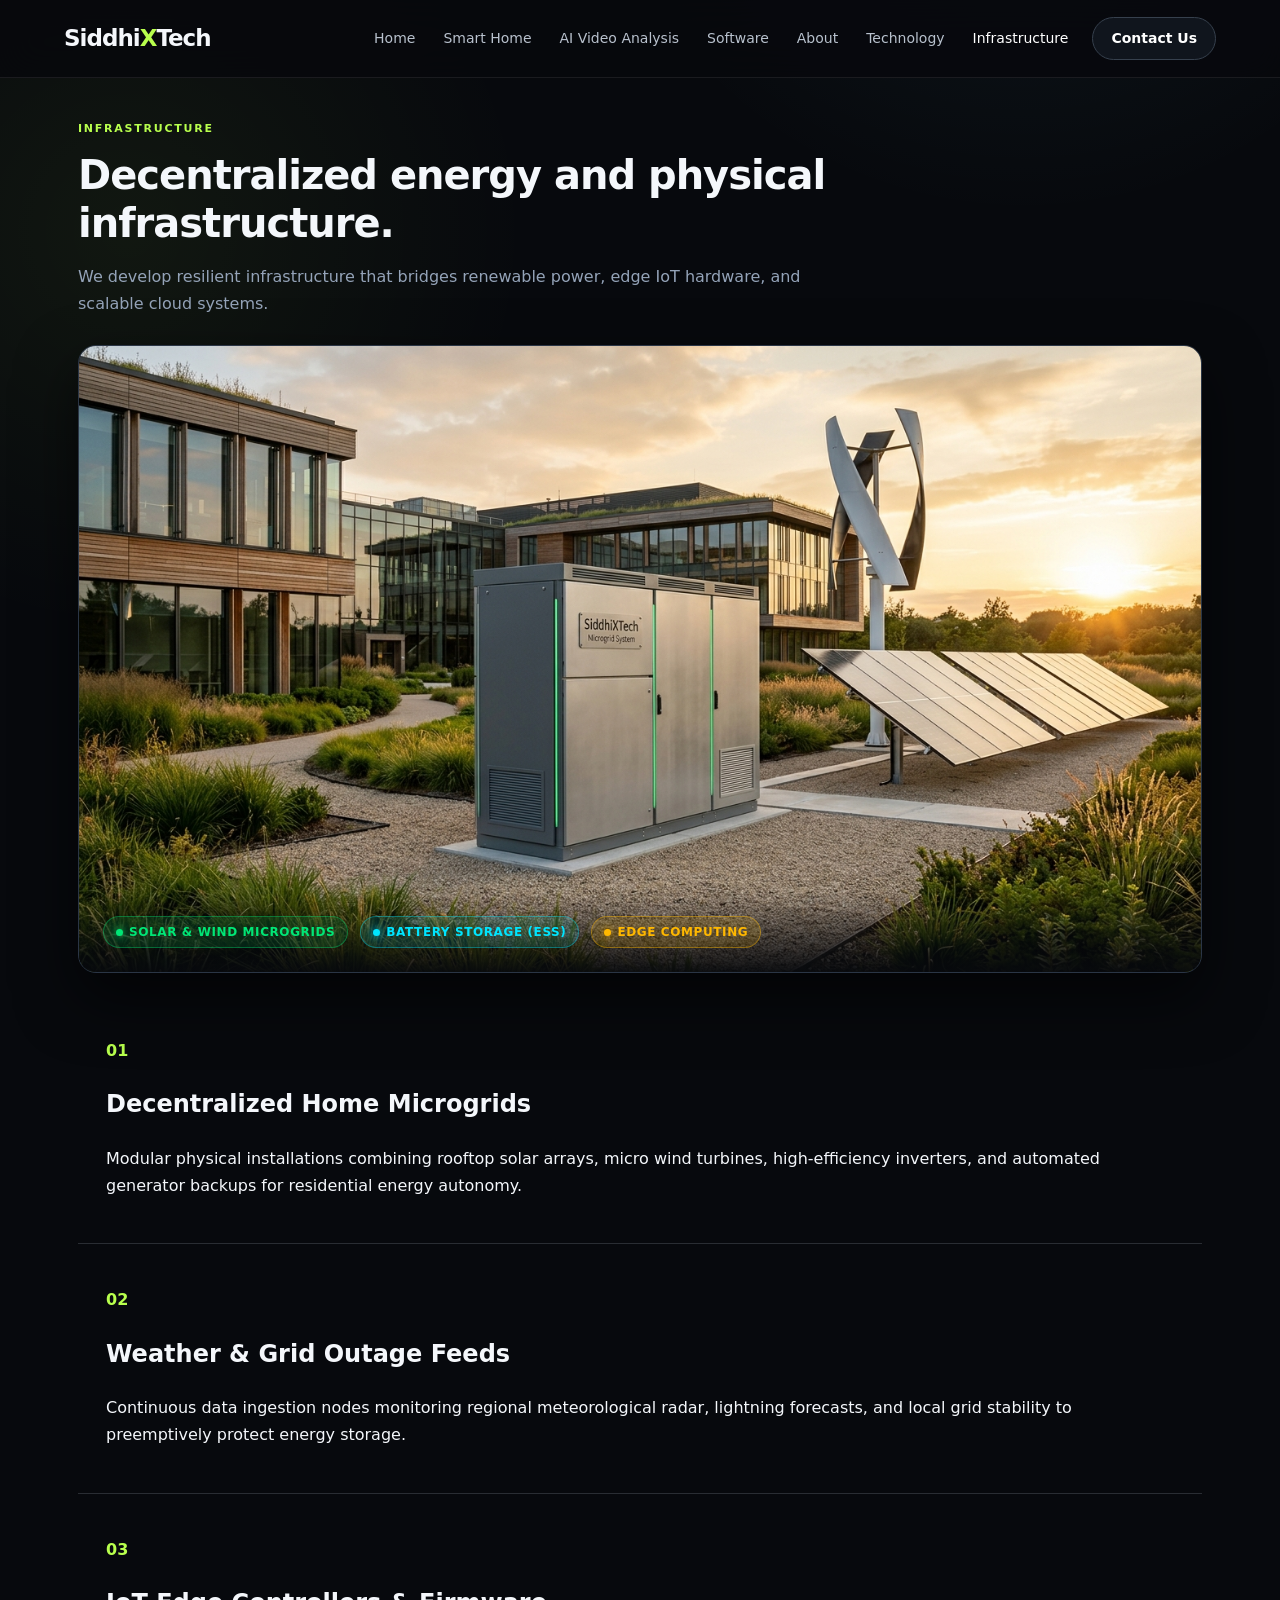
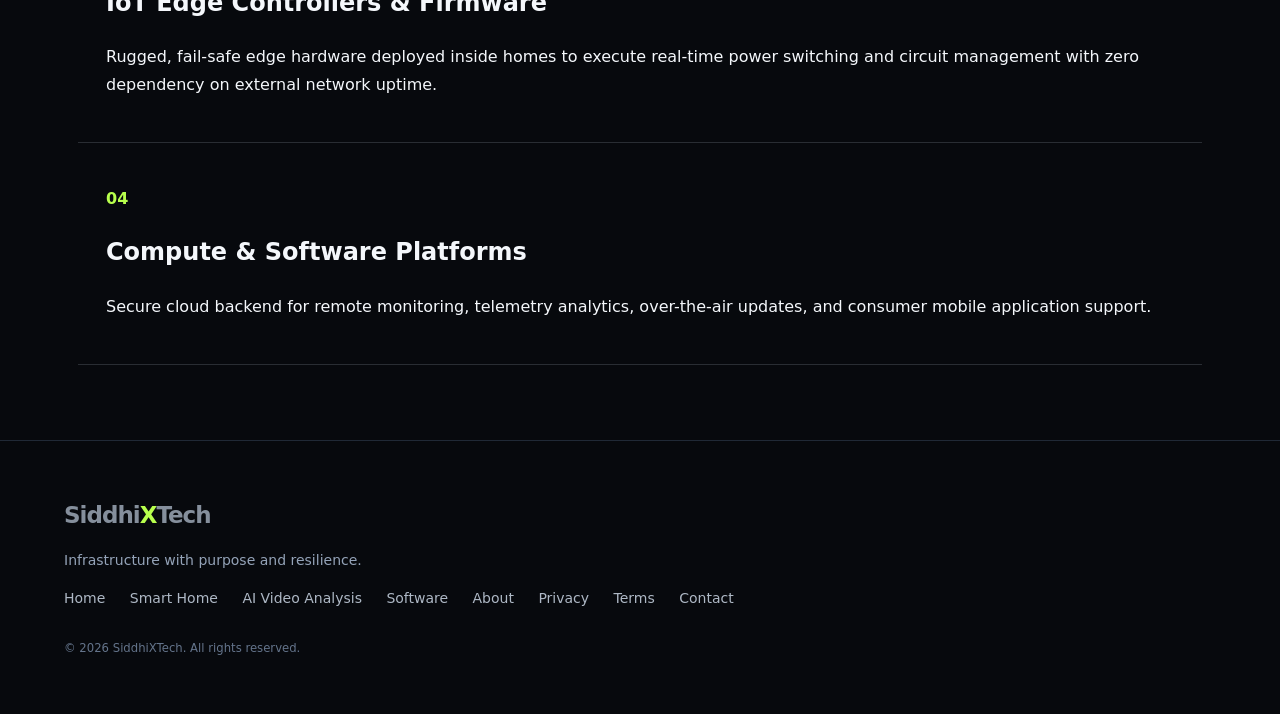
<file: infrastructure.html>
<!doctype html>
<html lang="en">
<head>
<meta charset="utf-8">
<meta name="viewport" content="width=device-width,initial-scale=1">
<title>Infrastructure — SiddhiXTech</title>
<meta name="description" content="Physical and digital infrastructure for resilient intelligent homes, renewable microgrids, and advanced computing.">
<link rel="stylesheet" href="assets/style.css">
</head>
<body>
<header class="nav">
  <a class="logo" href="index.html">Siddhi<span>X</span>Tech</a>
  <button class="nav-toggle" type="button" aria-label="Toggle navigation menu" aria-expanded="false" aria-controls="site-nav">
    <span></span>
    <span></span>
    <span></span>
  </button>
  <nav id="site-nav">
    <a href="index.html">Home</a>
    <a href="smart-home.html">Smart Home</a>
    <a href="surveillance.html">AI Video Analysis</a>
    <a href="services.html">Software</a>
    <a href="about.html">About</a>
    <a href="technology.html">Technology</a>
    <a href="infrastructure.html" aria-current="page">Infrastructure</a>
    <a class="nav-btn" href="contact.html">Contact Us</a>
  </nav>
</header>

<main class="page">
  <div class="eyebrow">INFRASTRUCTURE</div>
  <h1>Decentralized energy and physical infrastructure.</h1>
  <p class="lead">We develop resilient infrastructure that bridges renewable power, edge IoT hardware, and scalable cloud systems.</p>

  <div class="media-frame" style="margin-bottom:36px">
    <img src="assets/microgrid-infrastructure.jpg" alt="SiddhiXTech Decentralized Microgrid Infrastructure" loading="lazy">
    <div class="media-overlay">
      <span class="pill green"><i></i> SOLAR & WIND MICROGRIDS</span>
      <span class="pill cyan"><i></i> BATTERY STORAGE (ESS)</span>
      <span class="pill amber"><i></i> EDGE COMPUTING</span>
    </div>
  </div>

  <div class="timeline">
    <div>
      <span>01</span>
      <h2>Decentralized Home Microgrids</h2>
      <p>Modular physical installations combining rooftop solar arrays, micro wind turbines, high-efficiency inverters, and automated generator backups for residential energy autonomy.</p>
    </div>
    <div>
      <span>02</span>
      <h2>Weather & Grid Outage Feeds</h2>
      <p>Continuous data ingestion nodes monitoring regional meteorological radar, lightning forecasts, and local grid stability to preemptively protect energy storage.</p>
    </div>
    <div>
      <span>03</span>
      <h2>IoT Edge Controllers & Firmware</h2>
      <p>Rugged, fail-safe edge hardware deployed inside homes to execute real-time power switching and circuit management with zero dependency on external network uptime.</p>
    </div>
    <div>
      <span>04</span>
      <h2>Compute & Software Platforms</h2>
      <p>Secure cloud backend for remote monitoring, telemetry analytics, over-the-air updates, and consumer mobile application support.</p>
    </div>
  </div>
</main>

<footer>
  <div class="logo">Siddhi<span>X</span>Tech</div>
  <p>Infrastructure with purpose and resilience.</p>
  <div>
    <a href="index.html">Home</a>
    <a href="smart-home.html">Smart Home</a>
    <a href="surveillance.html">AI Video Analysis</a>
    <a href="services.html">Software</a>
    <a href="about.html">About</a>
    <a href="privacy.html">Privacy</a>
    <a href="terms.html">Terms</a>
    <a href="contact.html">Contact</a>
  </div>
  <small>© 2026 SiddhiXTech. All rights reserved.</small>
</footer>
<script src="assets/script.js"></script>
</body>
</html>
</file>
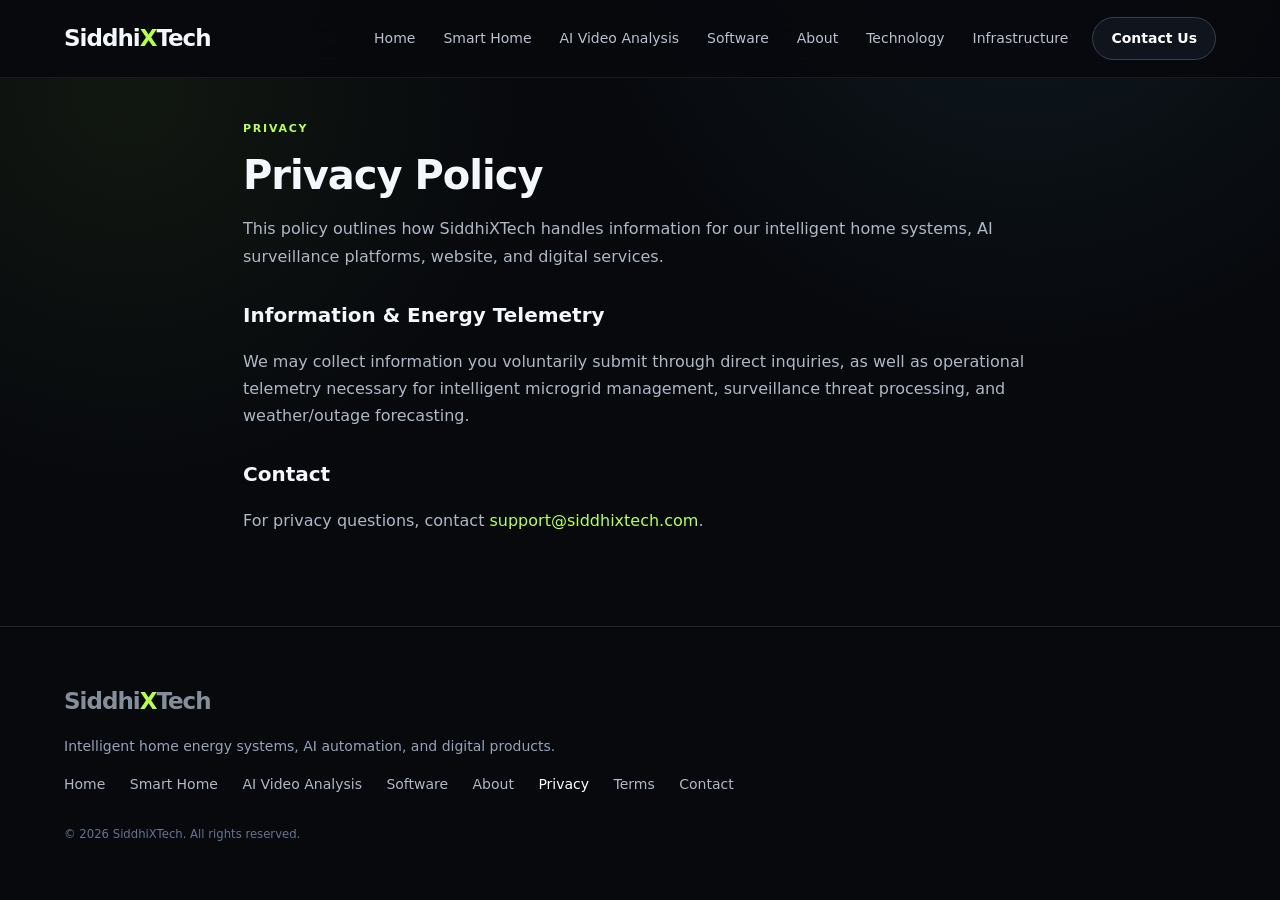
<file: privacy.html>
<!doctype html>
<html lang="en">
<head>
<meta charset="utf-8">
<meta name="viewport" content="width=device-width,initial-scale=1">
<title>Privacy — SiddhiXTech</title>
<link rel="stylesheet" href="assets/style.css">
</head>
<body>
<header class="nav">
  <a class="logo" href="index.html">Siddhi<span>X</span>Tech</a>
  <button class="nav-toggle" type="button" aria-label="Toggle navigation menu" aria-expanded="false" aria-controls="site-nav">
    <span></span>
    <span></span>
    <span></span>
  </button>
  <nav id="site-nav">
    <a href="index.html">Home</a>
    <a href="smart-home.html">Smart Home</a>
    <a href="surveillance.html">AI Video Analysis</a>
    <a href="services.html">Software</a>
    <a href="about.html">About</a>
    <a href="technology.html">Technology</a>
    <a href="infrastructure.html">Infrastructure</a>
    <a class="nav-btn" href="contact.html">Contact Us</a>
  </nav>
</header>
<main class="page legal">
  <div class="eyebrow">PRIVACY</div>
  <h1>Privacy Policy</h1>
  <p>This policy outlines how SiddhiXTech handles information for our intelligent home systems, AI surveillance platforms, website, and digital services.</p>
  <h2>Information & Energy Telemetry</h2>
  <p>We may collect information you voluntarily submit through direct inquiries, as well as operational telemetry necessary for intelligent microgrid management, surveillance threat processing, and weather/outage forecasting.</p>
  <h2>Contact</h2>
  <p>For privacy questions, contact <a href="mailto:support@siddhixtech.com" style="color:var(--accent)">support@siddhixtech.com</a>.</p>
</main>
<footer>
  <div class="logo">Siddhi<span>X</span>Tech</div>
  <p>Intelligent home energy systems, AI automation, and digital products.</p>
  <div>
    <a href="index.html">Home</a>
    <a href="smart-home.html">Smart Home</a>
    <a href="surveillance.html">AI Video Analysis</a>
    <a href="services.html">Software</a>
    <a href="about.html">About</a>
    <a href="privacy.html" aria-current="page">Privacy</a>
    <a href="terms.html">Terms</a>
    <a href="contact.html">Contact</a>
  </div>
  <small>© 2026 SiddhiXTech. All rights reserved.</small>
</footer>
<script src="assets/script.js"></script>
</body>
</html>
</file>
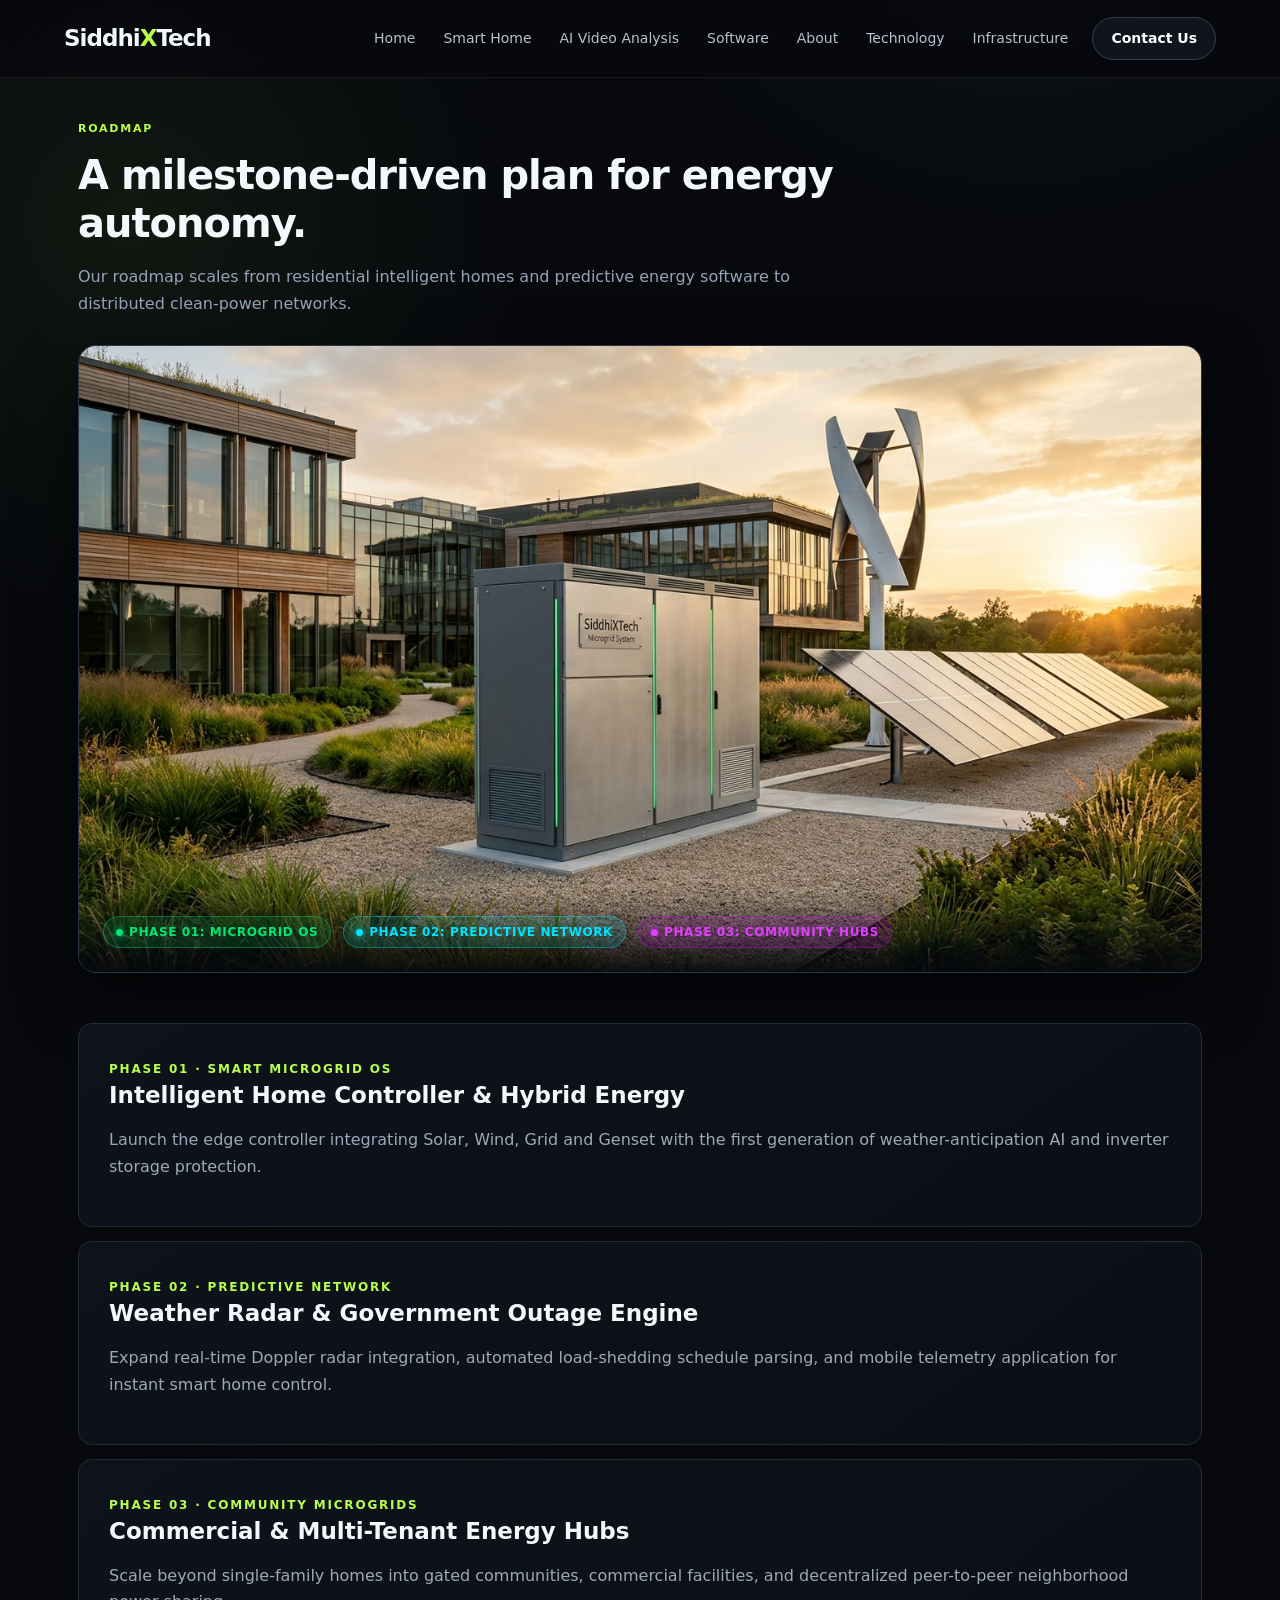
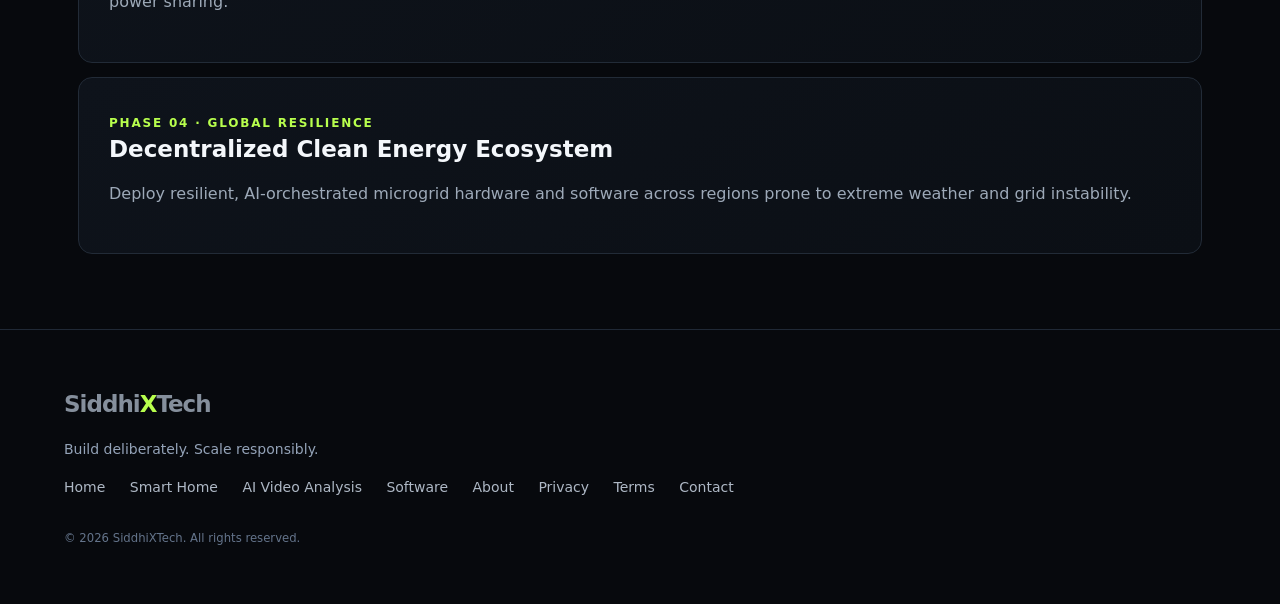
<file: roadmap.html>
<!doctype html>
<html lang="en">
<head>
<meta charset="utf-8">
<meta name="viewport" content="width=device-width,initial-scale=1">
<title>Roadmap — SiddhiXTech</title>
<meta name="description" content="SiddhiXTech roadmap: From autonomous smart home microgrids to community energy networks and global software solutions.">
<link rel="stylesheet" href="assets/style.css">
</head>
<body>
<header class="nav">
  <a class="logo" href="index.html">Siddhi<span>X</span>Tech</a>
  <button class="nav-toggle" type="button" aria-label="Toggle navigation menu" aria-expanded="false" aria-controls="site-nav">
    <span></span>
    <span></span>
    <span></span>
  </button>
  <nav id="site-nav">
    <a href="index.html">Home</a>
    <a href="smart-home.html">Smart Home</a>
    <a href="surveillance.html">AI Video Analysis</a>
    <a href="services.html">Software</a>
    <a href="about.html">About</a>
    <a href="technology.html">Technology</a>
    <a href="infrastructure.html">Infrastructure</a>
    <a class="nav-btn" href="contact.html">Contact Us</a>
  </nav>
</header>

<main class="page">
  <div class="eyebrow">ROADMAP</div>
  <h1>A milestone-driven plan for energy autonomy.</h1>
  <p class="lead">Our roadmap scales from residential intelligent homes and predictive energy software to distributed clean-power networks.</p>

  <div class="media-frame" style="margin-bottom:50px">
    <img src="assets/microgrid-infrastructure.jpg" alt="SiddhiXTech Milestone Scaling Plan" loading="lazy">
    <div class="media-overlay">
      <span class="pill green"><i></i> PHASE 01: MICROGRID OS</span>
      <span class="pill cyan"><i></i> PHASE 02: PREDICTIVE NETWORK</span>
      <span class="pill purple"><i></i> PHASE 03: COMMUNITY HUBS</span>
    </div>
  </div>

  <div class="road">
    <div>
      <b>PHASE 01 · SMART MICROGRID OS</b>
      <h2>Intelligent Home Controller & Hybrid Energy</h2>
      <p>Launch the edge controller integrating Solar, Wind, Grid and Genset with the first generation of weather-anticipation AI and inverter storage protection.</p>
    </div>
    <div>
      <b>PHASE 02 · PREDICTIVE NETWORK</b>
      <h2>Weather Radar & Government Outage Engine</h2>
      <p>Expand real-time Doppler radar integration, automated load-shedding schedule parsing, and mobile telemetry application for instant smart home control.</p>
    </div>
    <div>
      <b>PHASE 03 · COMMUNITY MICROGRIDS</b>
      <h2>Commercial & Multi-Tenant Energy Hubs</h2>
      <p>Scale beyond single-family homes into gated communities, commercial facilities, and decentralized peer-to-peer neighborhood power sharing.</p>
    </div>
    <div>
      <b>PHASE 04 · GLOBAL RESILIENCE</b>
      <h2>Decentralized Clean Energy Ecosystem</h2>
      <p>Deploy resilient, AI-orchestrated microgrid hardware and software across regions prone to extreme weather and grid instability.</p>
    </div>
  </div>
</main>

<footer>
  <div class="logo">Siddhi<span>X</span>Tech</div>
  <p>Build deliberately. Scale responsibly.</p>
  <div>
    <a href="index.html">Home</a>
    <a href="smart-home.html">Smart Home</a>
    <a href="surveillance.html">AI Video Analysis</a>
    <a href="services.html">Software</a>
    <a href="about.html">About</a>
    <a href="privacy.html">Privacy</a>
    <a href="terms.html">Terms</a>
    <a href="contact.html">Contact</a>
  </div>
  <small>© 2026 SiddhiXTech. All rights reserved.</small>
</footer>
<script src="assets/script.js"></script>
</body>
</html>
</file>
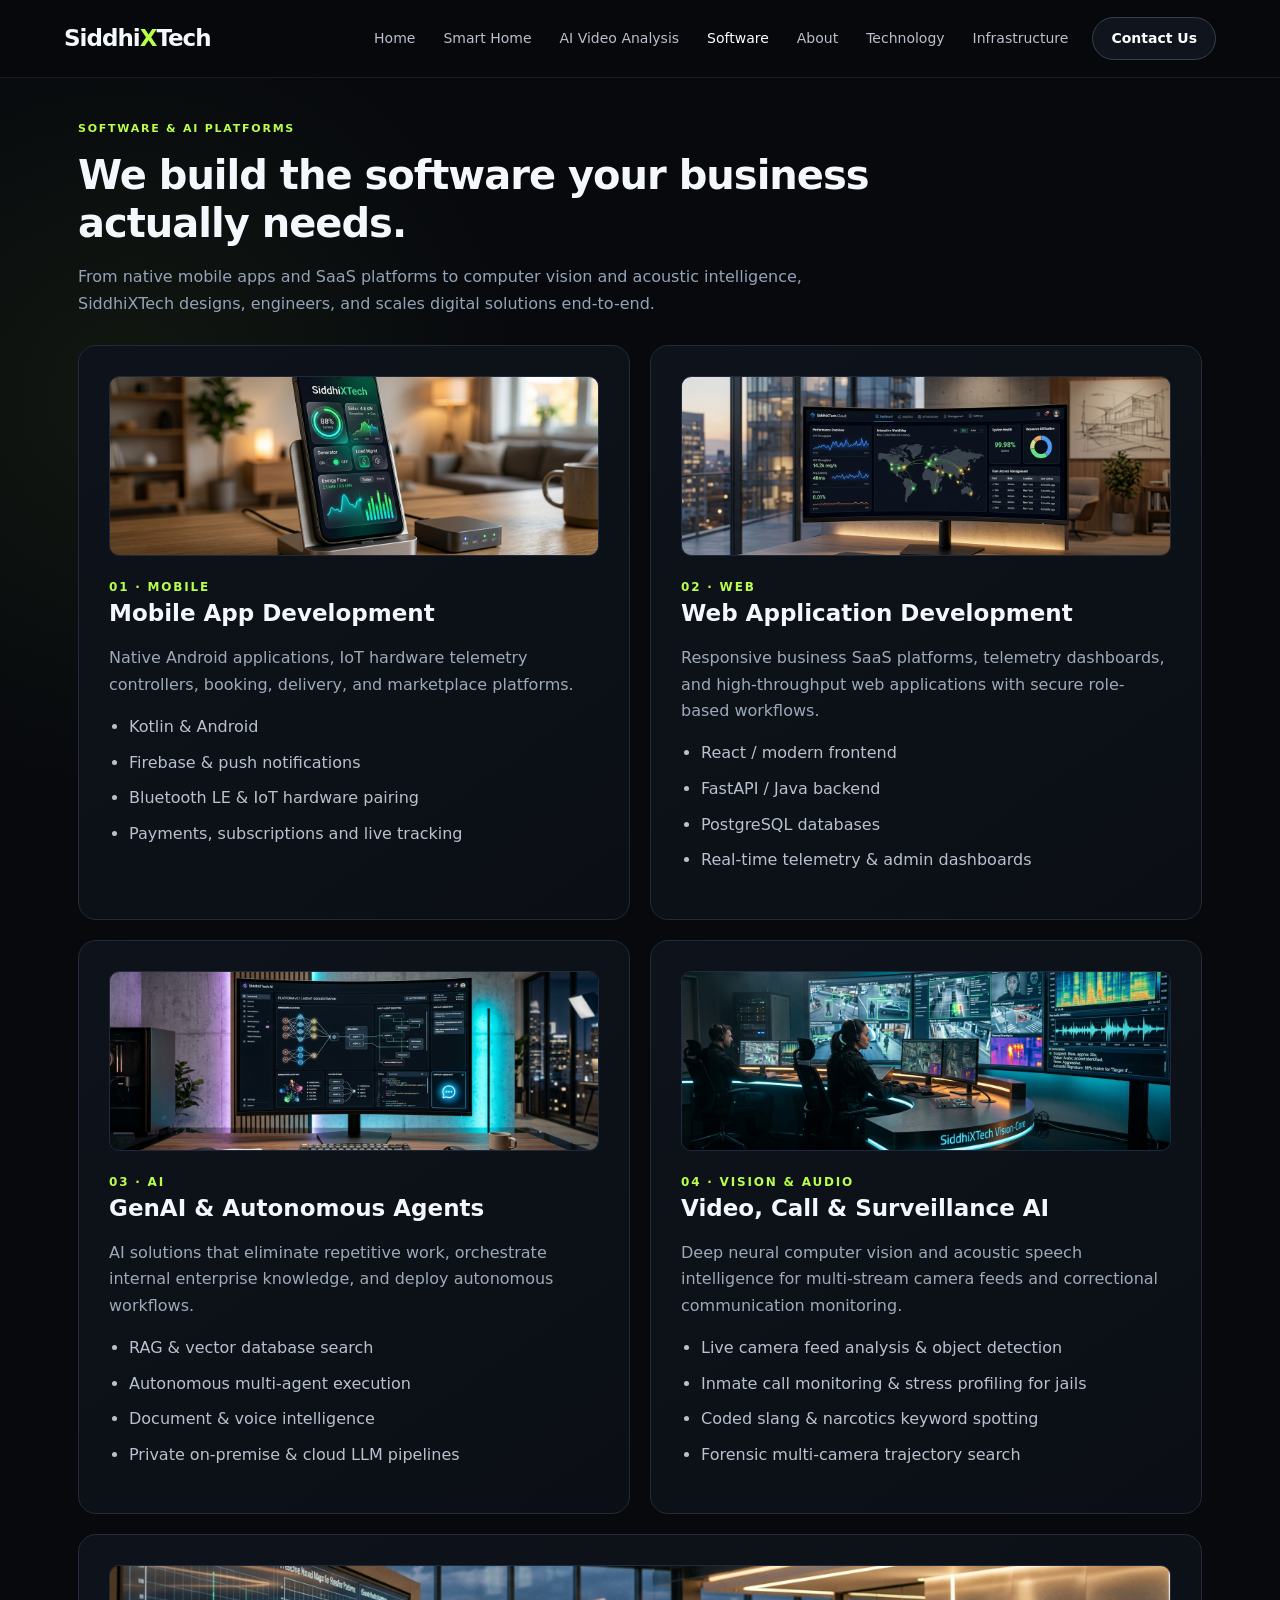
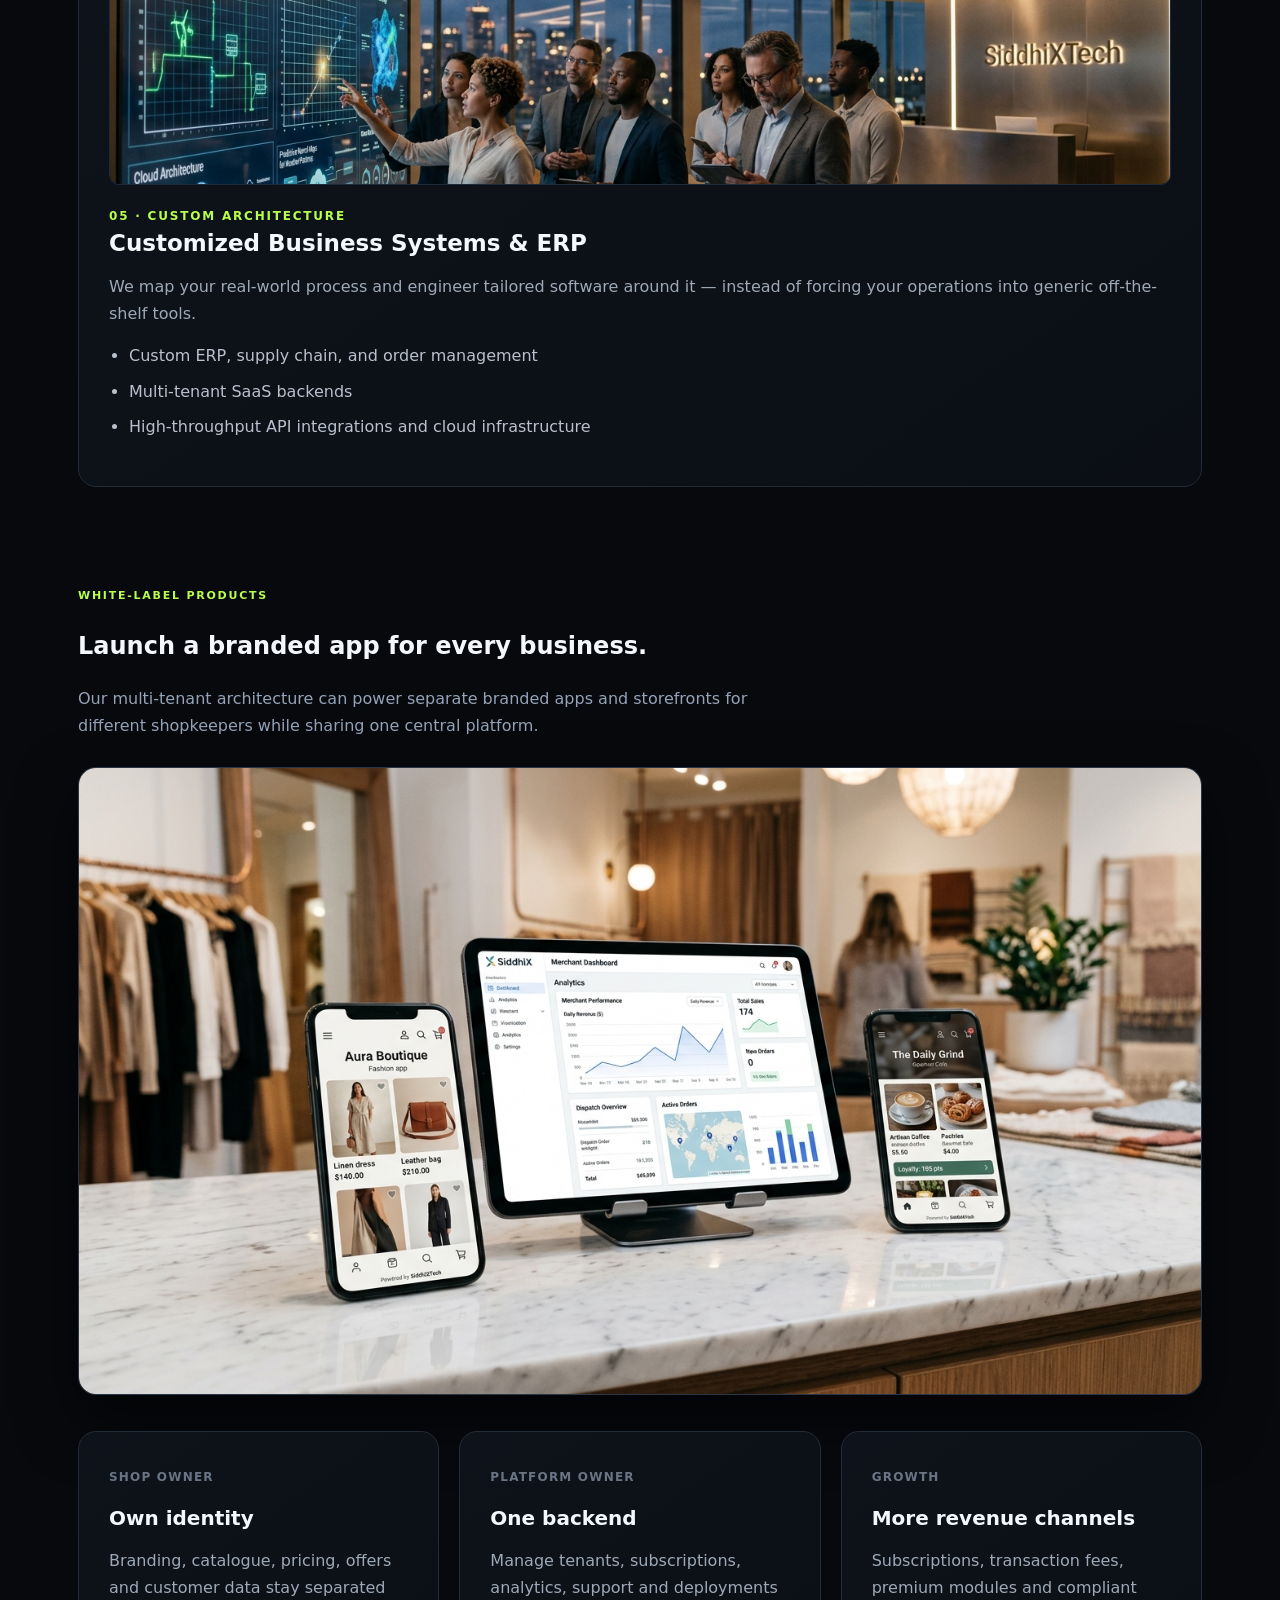
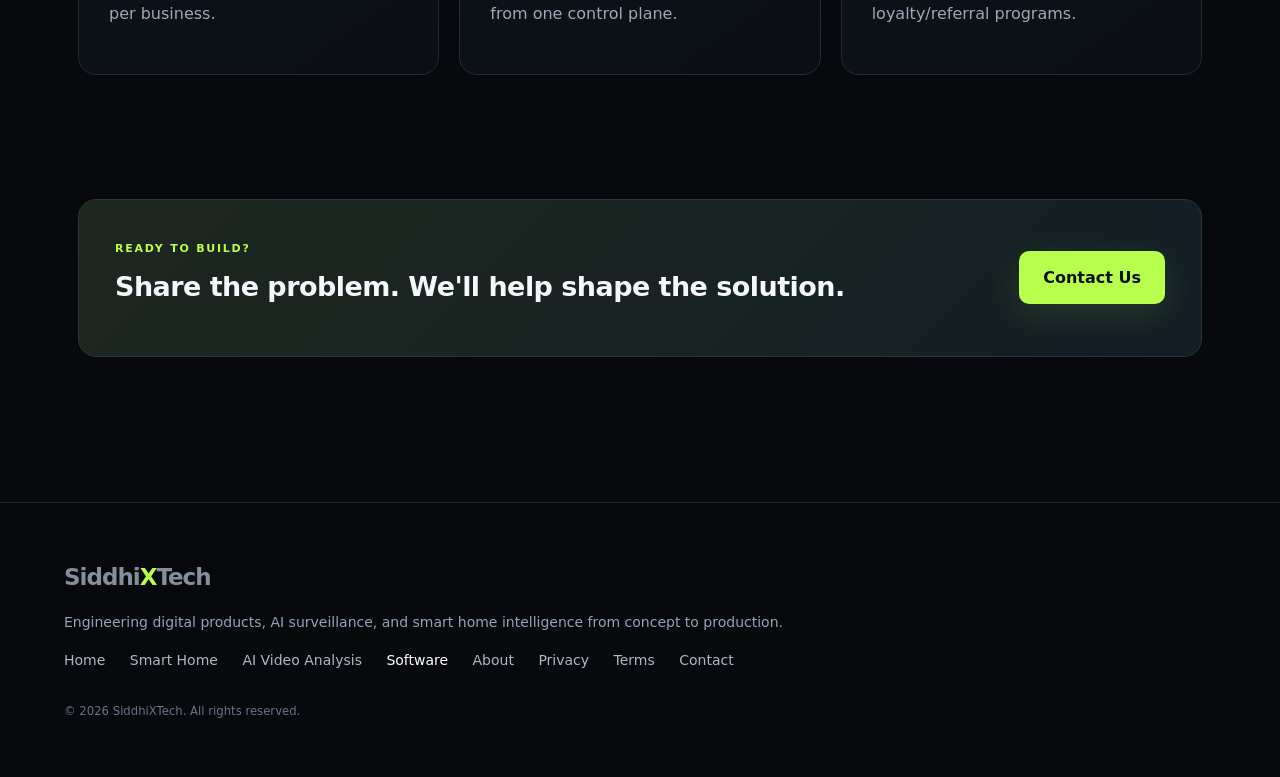
<file: services.html>
<!doctype html>
<html lang="en"><head><meta charset="utf-8"><meta name="viewport" content="width=device-width,initial-scale=1">
<title>Software Development — SiddhiXTech</title>
<meta name="description" content="Mobile, web, AI and customized software development by SiddhiXTech.">
<link rel="stylesheet" href="assets/style.css"></head><body>
<header class="nav">
  <a class="logo" href="index.html">Siddhi<span>X</span>Tech</a>
  <button class="nav-toggle" type="button" aria-label="Toggle navigation menu" aria-expanded="false" aria-controls="site-nav">
    <span></span>
    <span></span>
    <span></span>
  </button>
  <nav id="site-nav">
    <a href="index.html">Home</a>
    <a href="smart-home.html">Smart Home</a>
    <a href="surveillance.html">AI Video Analysis</a>
    <a href="services.html" aria-current="page">Software</a>
    <a href="about.html">About</a>
    <a href="technology.html">Technology</a>
    <a href="infrastructure.html">Infrastructure</a>
    <a class="nav-btn" href="contact.html">Contact Us</a>
  </nav>
</header>
<main class="page">
<div class="eyebrow">SOFTWARE & AI PLATFORMS</div>
<h1>We build the software your business actually needs.</h1>
<p class="lead">From native mobile apps and SaaS platforms to computer vision and acoustic intelligence, SiddhiXTech designs, engineers, and scales digital solutions end-to-end.</p>

<div class="feature-grid">
<div class="feature">
  <div style="height:180px;border-radius:10px;overflow:hidden;margin-bottom:16px;border:1px solid #1e293b"><img src="assets/mobile-iot-controller.jpg" style="width:100%;height:100%;object-fit:cover" alt="Mobile App Development" loading="lazy"></div>
  <b>01 · MOBILE</b><h2>Mobile App Development</h2><p>Native Android applications, IoT hardware telemetry controllers, booking, delivery, and marketplace platforms.</p><ul class="list"><li>Kotlin & Android</li><li>Firebase & push notifications</li><li>Bluetooth LE & IoT hardware pairing</li><li>Payments, subscriptions and live tracking</li></ul>
</div>
<div class="feature">
  <div style="height:180px;border-radius:10px;overflow:hidden;margin-bottom:16px;border:1px solid #1e293b"><img src="assets/enterprise-cloud-dashboard.jpg" style="width:100%;height:100%;object-fit:cover" alt="Web Application Development" loading="lazy"></div>
  <b>02 · WEB</b><h2>Web Application Development</h2><p>Responsive business SaaS platforms, telemetry dashboards, and high-throughput web applications with secure role-based workflows.</p><ul class="list"><li>React / modern frontend</li><li>FastAPI / Java backend</li><li>PostgreSQL databases</li><li>Real-time telemetry & admin dashboards</li></ul>
</div>
<div class="feature">
  <div style="height:180px;border-radius:10px;overflow:hidden;margin-bottom:16px;border:1px solid #1e293b"><img src="assets/genai-agents-workstation.jpg" style="width:100%;height:100%;object-fit:cover" alt="GenAI & Automation" loading="lazy"></div>
  <b>03 · AI</b><h2>GenAI & Autonomous Agents</h2><p>AI solutions that eliminate repetitive work, orchestrate internal enterprise knowledge, and deploy autonomous workflows.</p><ul class="list"><li>RAG & vector database search</li><li>Autonomous multi-agent execution</li><li>Document & voice intelligence</li><li>Private on-premise & cloud LLM pipelines</li></ul>
</div>
<div class="feature">
  <div style="height:180px;border-radius:10px;overflow:hidden;margin-bottom:16px;border:1px solid #1e293b"><img src="assets/surveillance-ai-command.jpg" style="width:100%;height:100%;object-fit:cover" alt="Video & Audio Intelligence" loading="lazy"></div>
  <b>04 · VISION & AUDIO</b><h2>Video, Call & Surveillance AI</h2><p>Deep neural computer vision and acoustic speech intelligence for multi-stream camera feeds and correctional communication monitoring.</p><ul class="list"><li>Live camera feed analysis & object detection</li><li>Inmate call monitoring & stress profiling for jails</li><li>Coded slang & narcotics keyword spotting</li><li>Forensic multi-camera trajectory search</li></ul>
</div>
<div class="feature" style="grid-column:1/-1">
  <div style="height:220px;border-radius:10px;overflow:hidden;margin-bottom:16px;border:1px solid #1e293b"><img src="assets/technology-vision-studio.jpg" style="width:100%;height:100%;object-fit:cover" alt="Customized Business Software" loading="lazy"></div>
  <b>05 · CUSTOM ARCHITECTURE</b><h2>Customized Business Systems & ERP</h2><p>We map your real-world process and engineer tailored software around it — instead of forcing your operations into generic off-the-shelf tools.</p><ul class="list"><li>Custom ERP, supply chain, and order management</li><li>Multi-tenant SaaS backends</li><li>High-throughput API integrations and cloud infrastructure</li></ul>
</div>
</div>

<section class="section" style="padding-left:0;padding-right:0">
<div class="eyebrow">WHITE-LABEL PRODUCTS</div><h2>Launch a branded app for every business.</h2>
<p class="lead">Our multi-tenant architecture can power separate branded apps and storefronts for different shopkeepers while sharing one central platform.</p>
<div class="media-frame" style="margin-bottom:30px">
  <img src="assets/white-label-commerce.jpg" alt="SiddhiXTech White-Label Digital Commerce Platform" loading="lazy">
</div>
<div class="cards three">
<div class="card"><small>SHOP OWNER</small><h3>Own identity</h3><p>Branding, catalogue, pricing, offers and customer data stay separated per business.</p></div>
<div class="card"><small>PLATFORM OWNER</small><h3>One backend</h3><p>Manage tenants, subscriptions, analytics, support and deployments from one control plane.</p></div>
<div class="card"><small>GROWTH</small><h3>More revenue channels</h3><p>Subscriptions, transaction fees, premium modules and compliant loyalty/referral programs.</p></div>
</div>
</section>
<section class="banner" style="margin-left:0;margin-right:0"><div><div class="eyebrow">READY TO BUILD?</div><h2>Share the problem. We'll help shape the solution.</h2></div><a class="btn" href="contact.html">Contact Us</a></section>
</main>
<footer>
  <div class="logo">Siddhi<span>X</span>Tech</div>
  <p>Engineering digital products, AI surveillance, and smart home intelligence from concept to production.</p>
  <div>
    <a href="index.html">Home</a>
    <a href="smart-home.html">Smart Home</a>
    <a href="surveillance.html">AI Video Analysis</a>
    <a href="services.html" aria-current="page">Software</a>
    <a href="about.html">About</a>
    <a href="privacy.html">Privacy</a>
    <a href="terms.html">Terms</a>
    <a href="contact.html">Contact</a>
  </div>
  <small>© 2026 SiddhiXTech. All rights reserved.</small>
</footer>
<script src="assets/script.js"></script></body></html>
</file>
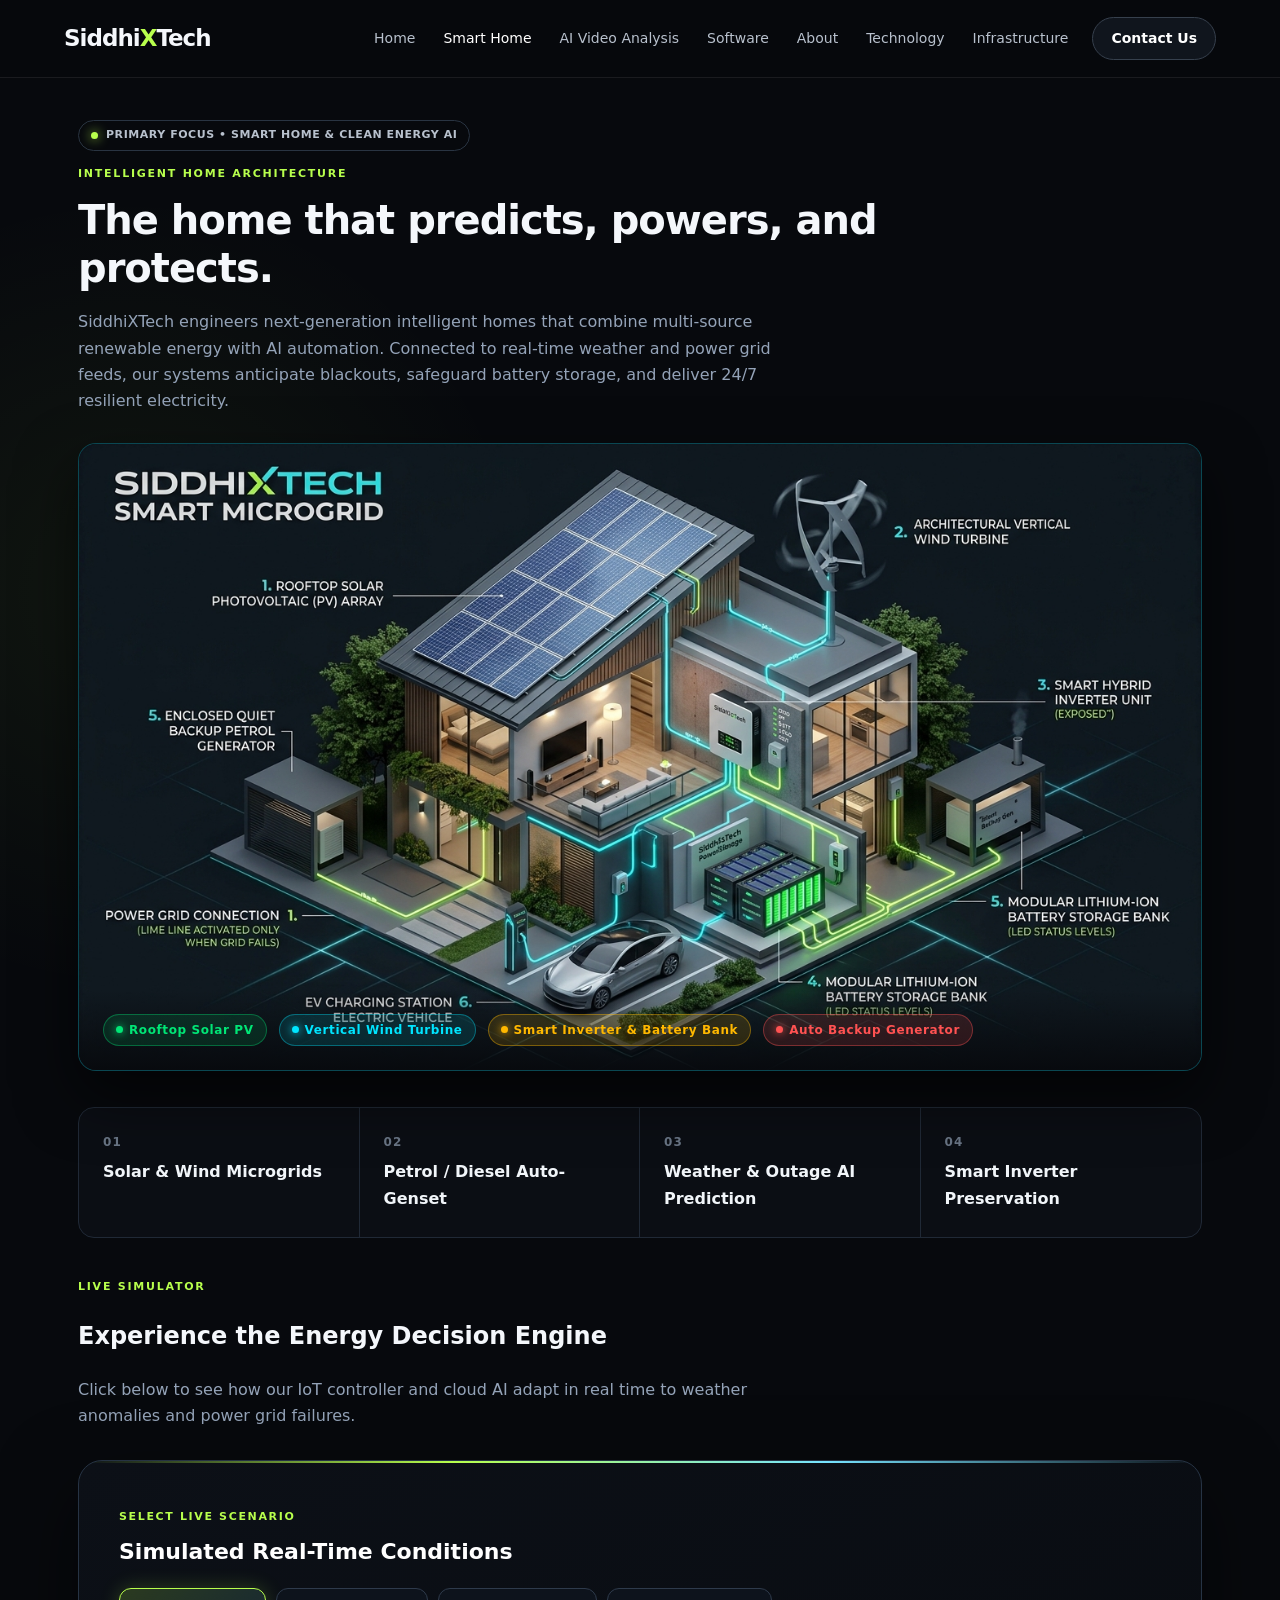
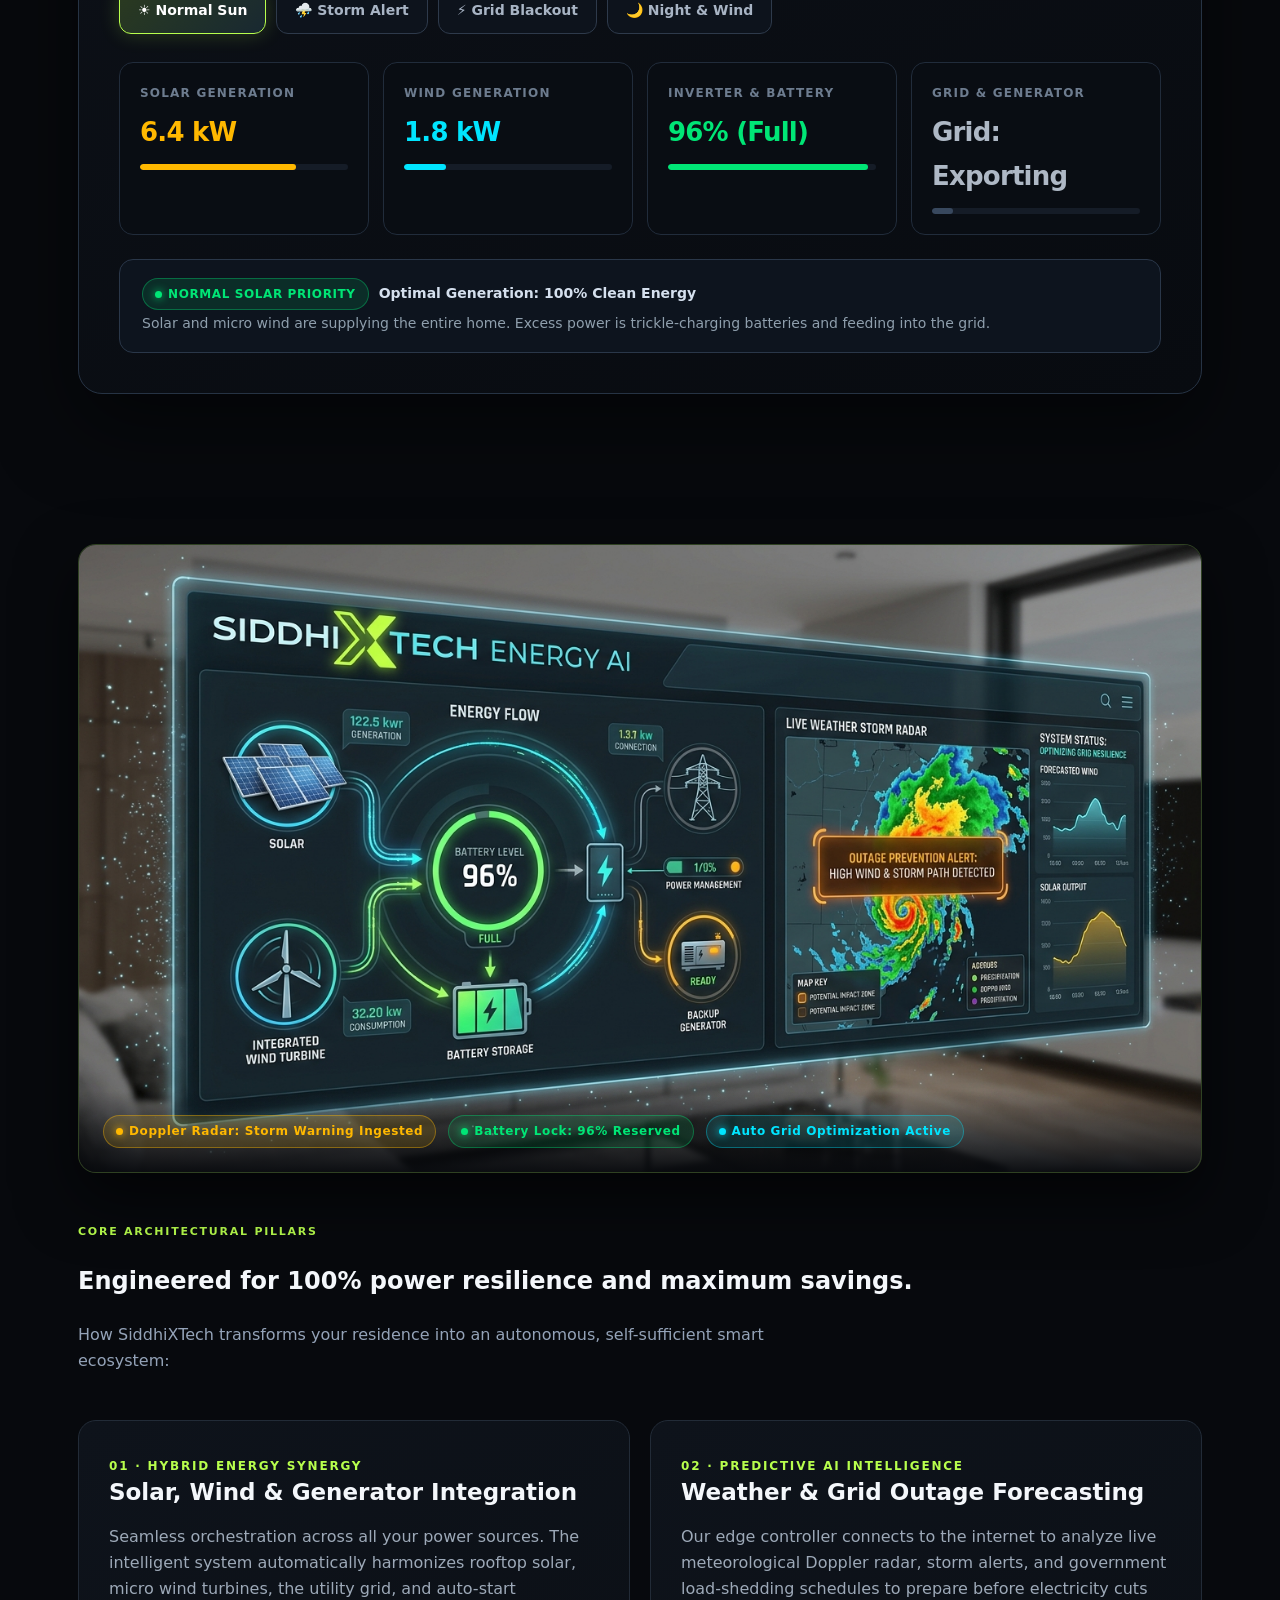
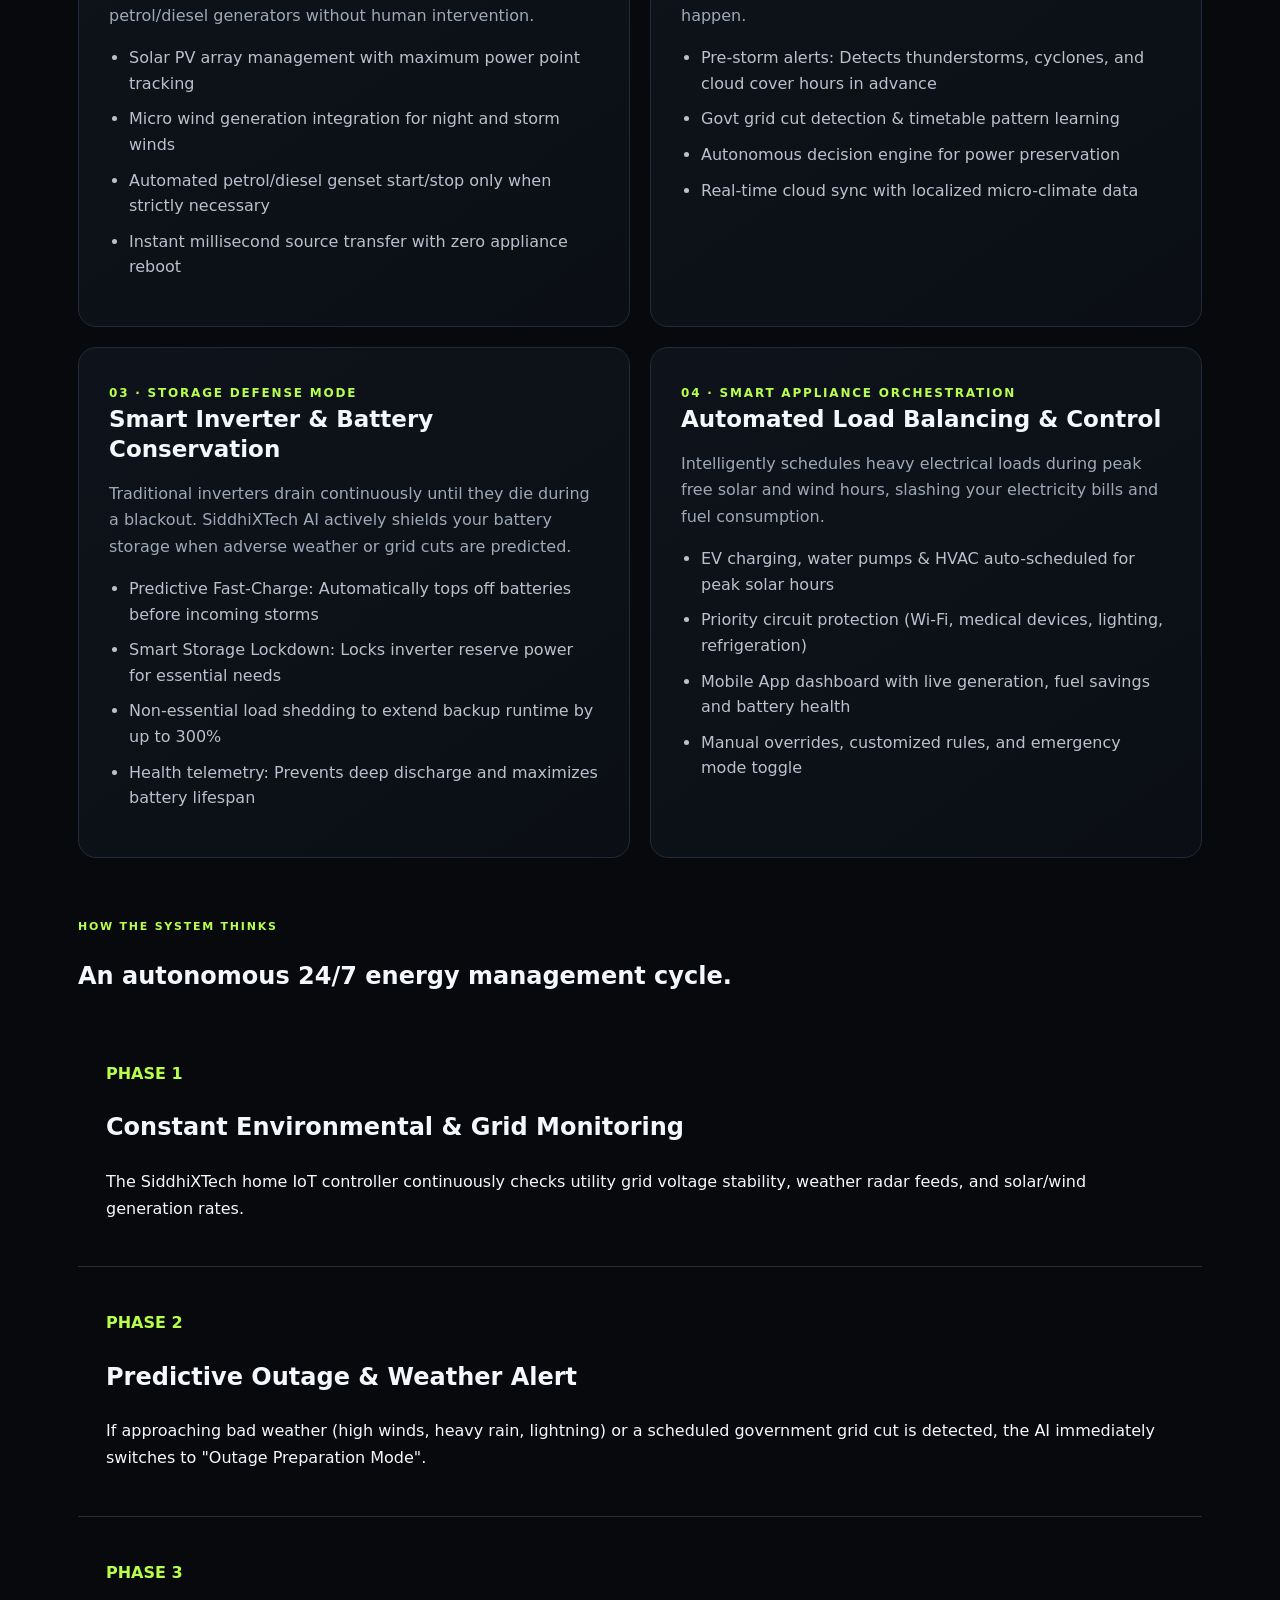
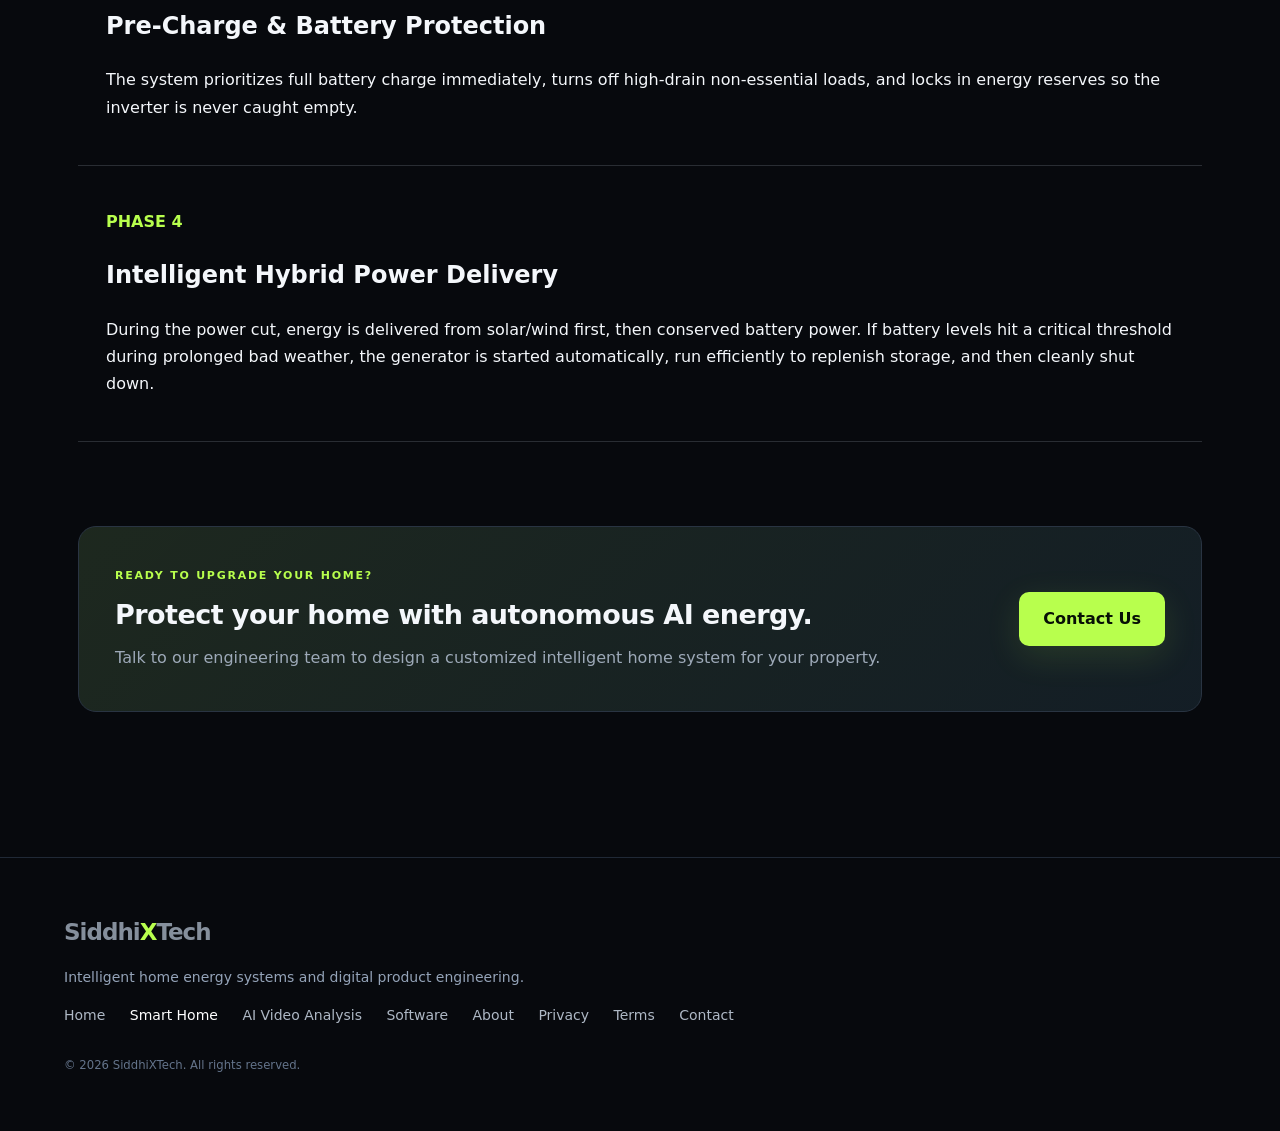
<file: smart-home.html>
<!doctype html>
<html lang="en">
<head>
<meta charset="utf-8">
<meta name="viewport" content="width=device-width,initial-scale=1">
<title>Intelligent Home & AI Energy Solutions — SiddhiXTech</title>
<meta name="description" content="SiddhiXTech builds AI-powered intelligent homes integrating Solar, Wind, Grid and Generator backup with predictive outage and weather intelligence.">
<link rel="stylesheet" href="assets/style.css">
</head>
<body>
<header class="nav">
  <a class="logo" href="index.html">Siddhi<span>X</span>Tech</a>
  <button class="nav-toggle" type="button" aria-label="Toggle navigation menu" aria-expanded="false" aria-controls="site-nav">
    <span></span>
    <span></span>
    <span></span>
  </button>
  <nav id="site-nav">
    <a href="index.html">Home</a>
    <a href="smart-home.html" aria-current="page">Smart Home</a>
    <a href="surveillance.html">AI Video Analysis</a>
    <a href="services.html">Software</a>
    <a href="about.html">About</a>
    <a href="technology.html">Technology</a>
    <a href="infrastructure.html">Infrastructure</a>
    <a class="nav-btn" href="contact.html">Contact Us</a>
  </nav>
</header>

<main class="page">
  <div class="kicker"><i></i> PRIMARY FOCUS • SMART HOME & CLEAN ENERGY AI</div>
  <div class="eyebrow">INTELLIGENT HOME ARCHITECTURE</div>
  <h1>The home that predicts, powers, and protects.</h1>
  <p class="lead">SiddhiXTech engineers next-generation intelligent homes that combine multi-source renewable energy with AI automation. Connected to real-time weather and power grid feeds, our systems anticipate blackouts, safeguard battery storage, and deliver 24/7 resilient electricity.</p>

  <!-- ARCHITECTURE HERO IMAGE -->
  <div class="media-frame" style="margin:16px 0 36px;border-color:rgba(0,229,255,.25)">
    <img src="assets/hybrid-microgrid-system.jpg" alt="SiddhiXTech Modern Smart Home Energy Architecture Diagram" loading="lazy">
    <div class="media-overlay">
      <span class="pill green"><i></i> Rooftop Solar PV</span>
      <span class="pill cyan"><i></i> Vertical Wind Turbine</span>
      <span class="pill amber"><i></i> Smart Inverter & Battery Bank</span>
      <span class="pill red"><i></i> Auto Backup Generator</span>
    </div>
  </div>

  <div class="stats" style="margin:0 0 40px">
    <div><b>01</b><span>Solar & Wind Microgrids</span></div>
    <div><b>02</b><span>Petrol / Diesel Auto-Genset</span></div>
    <div><b>03</b><span>Weather & Outage AI Prediction</span></div>
    <div><b>04</b><span>Smart Inverter Preservation</span></div>
  </div>

  <!-- INTERACTIVE SIMULATOR ON SMART HOME PAGE -->
  <section class="section" id="simulator" style="padding:0 0 60px">
    <div style="max-width:680px;margin-bottom:30px">
      <div class="eyebrow">LIVE SIMULATOR</div>
      <h2>Experience the Energy Decision Engine</h2>
      <p class="lead" style="margin-bottom:0">Click below to see how our IoT controller and cloud AI adapt in real time to weather anomalies and power grid failures.</p>
    </div>

    <div class="sim-box">
      <div class="sim-header">
        <div>
          <small style="color:var(--accent);font-weight:800;letter-spacing:.15em;font-size:11px">SELECT LIVE SCENARIO</small>
          <h3 style="margin:5px 0 0;font-size:22px;color:#fff">Simulated Real-Time Conditions</h3>
        </div>
        <div class="sim-modes">
          <button type="button" class="sim-btn active" onclick="setSimMode('normal', this)">☀️ Normal Sun</button>
          <button type="button" class="sim-btn" onclick="setSimMode('storm', this)">⛈️ Storm Alert</button>
          <button type="button" class="sim-btn" onclick="setSimMode('blackout', this)">⚡ Grid Blackout</button>
          <button type="button" class="sim-btn" onclick="setSimMode('night', this)">🌙 Night & Wind</button>
        </div>
      </div>

      <div class="sim-grid">
        <div class="sim-card">
          <small>SOLAR GENERATION</small>
          <div class="sim-val" id="sim-solar-val" style="color:#ffb800">6.4 kW</div>
          <div class="sim-bar-bg"><div class="sim-bar" id="sim-solar-bar" style="width:75%;background:#ffb800"></div></div>
        </div>
        <div class="sim-card">
          <small>WIND GENERATION</small>
          <div class="sim-val" id="sim-wind-val" style="color:#00e5ff">1.8 kW</div>
          <div class="sim-bar-bg"><div class="sim-bar" id="sim-wind-bar" style="width:20%;background:#00e5ff"></div></div>
        </div>
        <div class="sim-card">
          <small>INVERTER & BATTERY</small>
          <div class="sim-val" id="sim-bat-val" style="color:#00e676">96% (Full)</div>
          <div class="sim-bar-bg"><div class="sim-bar" id="sim-bat-bar" style="width:96%;background:#00e676"></div></div>
        </div>
        <div class="sim-card">
          <small>GRID & GENERATOR</small>
          <div class="sim-val" id="sim-grid-val" style="color:#aeb8c5">Grid: Exporting</div>
          <div class="sim-bar-bg"><div class="sim-bar" id="sim-grid-bar" style="width:10%;background:#38485e"></div></div>
        </div>
      </div>

      <div class="sim-alert">
        <div>
          <div class="sim-alert-text">
            <span class="pill green" id="sim-alert-pill"><i></i> NORMAL SOLAR PRIORITY</span>
            <span id="sim-alert-title" style="font-weight:700">Optimal Generation: 100% Clean Energy</span>
          </div>
          <div class="sim-alert-desc" id="sim-alert-desc">Solar and micro wind are supplying the entire home. Excess power is trickle-charging batteries and feeding into the grid.</div>
        </div>
      </div>
    </div>
  </section>

  <!-- TELEMETRY & RADAR IMAGE SECTION -->
  <section class="section" style="padding:0 0 60px">
    <div class="media-frame" style="margin-bottom:50px;border-color:rgba(184,255,77,.2)">
      <img src="assets/energy-ai-dashboard.jpg" alt="SiddhiXTech Energy Control Center & Doppler Radar Storm Warning UI" loading="lazy">
      <div class="media-overlay">
        <span class="pill amber"><i></i> Doppler Radar: Storm Warning Ingested</span>
        <span class="pill green"><i></i> Battery Lock: 96% Reserved</span>
        <span class="pill cyan"><i></i> Auto Grid Optimization Active</span>
      </div>
    </div>

    <div class="eyebrow">CORE ARCHITECTURAL PILLARS</div>
    <h2>Engineered for 100% power resilience and maximum savings.</h2>
    <p class="lead" style="margin-bottom:45px">How SiddhiXTech transforms your residence into an autonomous, self-sufficient smart ecosystem:</p>

    <div class="feature-grid">
      <div class="feature">
        <b>01 · HYBRID ENERGY SYNERGY</b>
        <h2>Solar, Wind & Generator Integration</h2>
        <p>Seamless orchestration across all your power sources. The intelligent system automatically harmonizes rooftop solar, micro wind turbines, the utility grid, and auto-start petrol/diesel generators without human intervention.</p>
        <ul class="list">
          <li>Solar PV array management with maximum power point tracking</li>
          <li>Micro wind generation integration for night and storm winds</li>
          <li>Automated petrol/diesel genset start/stop only when strictly necessary</li>
          <li>Instant millisecond source transfer with zero appliance reboot</li>
        </ul>
      </div>

      <div class="feature">
        <b>02 · PREDICTIVE AI INTELLIGENCE</b>
        <h2>Weather & Grid Outage Forecasting</h2>
        <p>Our edge controller connects to the internet to analyze live meteorological Doppler radar, storm alerts, and government load-shedding schedules to prepare before electricity cuts happen.</p>
        <ul class="list">
          <li>Pre-storm alerts: Detects thunderstorms, cyclones, and cloud cover hours in advance</li>
          <li>Govt grid cut detection & timetable pattern learning</li>
          <li>Autonomous decision engine for power preservation</li>
          <li>Real-time cloud sync with localized micro-climate data</li>
        </ul>
      </div>

      <div class="feature">
        <b>03 · STORAGE DEFENSE MODE</b>
        <h2>Smart Inverter & Battery Conservation</h2>
        <p>Traditional inverters drain continuously until they die during a blackout. SiddhiXTech AI actively shields your battery storage when adverse weather or grid cuts are predicted.</p>
        <ul class="list">
          <li>Predictive Fast-Charge: Automatically tops off batteries before incoming storms</li>
          <li>Smart Storage Lockdown: Locks inverter reserve power for essential needs</li>
          <li>Non-essential load shedding to extend backup runtime by up to 300%</li>
          <li>Health telemetry: Prevents deep discharge and maximizes battery lifespan</li>
        </ul>
      </div>

      <div class="feature">
        <b>04 · SMART APPLIANCE ORCHESTRATION</b>
        <h2>Automated Load Balancing & Control</h2>
        <p>Intelligently schedules heavy electrical loads during peak free solar and wind hours, slashing your electricity bills and fuel consumption.</p>
        <ul class="list">
          <li>EV charging, water pumps & HVAC auto-scheduled for peak solar hours</li>
          <li>Priority circuit protection (Wi-Fi, medical devices, lighting, refrigeration)</li>
          <li>Mobile App dashboard with live generation, fuel savings and battery health</li>
          <li>Manual overrides, customized rules, and emergency mode toggle</li>
        </ul>
      </div>
    </div>
  </section>

  <!-- 4 PHASES -->
  <section class="section" style="padding:0 0 60px">
    <div class="eyebrow">HOW THE SYSTEM THINKS</div>
    <h2>An autonomous 24/7 energy management cycle.</h2>
    <div class="timeline" style="margin-top:35px">
      <div>
        <span>PHASE 1</span>
        <h2>Constant Environmental & Grid Monitoring</h2>
        <p>The SiddhiXTech home IoT controller continuously checks utility grid voltage stability, weather radar feeds, and solar/wind generation rates.</p>
      </div>
      <div>
        <span>PHASE 2</span>
        <h2>Predictive Outage & Weather Alert</h2>
        <p>If approaching bad weather (high winds, heavy rain, lightning) or a scheduled government grid cut is detected, the AI immediately switches to "Outage Preparation Mode".</p>
      </div>
      <div>
        <span>PHASE 3</span>
        <h2>Pre-Charge & Battery Protection</h2>
        <p>The system prioritizes full battery charge immediately, turns off high-drain non-essential loads, and locks in energy reserves so the inverter is never caught empty.</p>
      </div>
      <div>
        <span>PHASE 4</span>
        <h2>Intelligent Hybrid Power Delivery</h2>
        <p>During the power cut, energy is delivered from solar/wind first, then conserved battery power. If battery levels hit a critical threshold during prolonged bad weather, the generator is started automatically, run efficiently to replenish storage, and then cleanly shut down.</p>
      </div>
    </div>
  </section>

  <section class="banner" style="margin-left:0;margin-right:0">
    <div>
      <div class="eyebrow">READY TO UPGRADE YOUR HOME?</div>
      <h2>Protect your home with autonomous AI energy.</h2>
      <p style="color:#9da9b8;margin:10px 0 0">Talk to our engineering team to design a customized intelligent home system for your property.</p>
    </div>
    <a class="btn" href="contact.html">Contact Us</a>
  </section>
</main>

<footer>
  <div class="logo">Siddhi<span>X</span>Tech</div>
  <p>Intelligent home energy systems and digital product engineering.</p>
  <div>
    <a href="index.html">Home</a>
    <a href="smart-home.html" aria-current="page">Smart Home</a>
    <a href="surveillance.html">AI Video Analysis</a>
    <a href="services.html">Software</a>
    <a href="about.html">About</a>
    <a href="privacy.html">Privacy</a>
    <a href="terms.html">Terms</a>
    <a href="contact.html">Contact</a>
  </div>
  <small>© 2026 SiddhiXTech. All rights reserved.</small>
</footer>

<script>
const scenarios = {
  normal: {
    solar: '6.4 kW',
    solarPct: '75%',
    wind: '1.8 kW',
    windPct: '20%',
    battery: '96% (Full)',
    batteryPct: '96%',
    batteryColor: '#00e676',
    grid: 'Grid: Exporting',
    gridPct: '10%',
    alertPill: 'NORMAL SOLAR PRIORITY',
    alertPillClass: 'green',
    alertText: 'Optimal Generation: 100% Clean Energy',
    alertDesc: 'Solar and micro wind are supplying the entire home. Excess power is trickle-charging batteries and feeding into the grid.'
  },
  storm: {
    solar: '0.6 kW',
    solarPct: '8%',
    wind: '9.4 kW',
    windPct: '90%',
    battery: '100% (Protected)',
    batteryPct: '100%',
    batteryColor: '#00e5ff',
    grid: 'Grid: Pre-Charging Active',
    gridPct: '80%',
    alertPill: 'RADAR STORM ALERT DETECTED',
    alertPillClass: 'amber',
    alertText: 'Storage Defense Mode Engaged',
    alertDesc: 'Doppler radar detected incoming storm front. System topped off batteries to 100% and shed non-essential AC/EV loads to guarantee 48hr backup.'
  },
  blackout: {
    solar: '3.2 kW',
    solarPct: '40%',
    wind: '2.1 kW',
    windPct: '25%',
    battery: '91% (Supplying)',
    batteryPct: '91%',
    batteryColor: '#ffb800',
    grid: 'Grid: 0V (Outage Active)',
    gridPct: '0%',
    alertPill: 'GOVT GRID BLACKOUT ACTIVE',
    alertPillClass: 'red',
    alertText: 'Seamless 8ms Inverter Transfer',
    alertDesc: 'Grid power failed. Inverter instantly took over essential home loads without appliance reboot or flicker. Non-essential high-draw appliances locked out.'
  },
  night: {
    solar: '0.0 kW',
    solarPct: '0%',
    wind: '6.8 kW',
    windPct: '70%',
    battery: '88% (Balanced)',
    batteryPct: '88%',
    batteryColor: '#e040fb',
    grid: 'Grid: Standby Off-Peak',
    gridPct: '15%',
    alertPill: 'NIGHT MICROGRID OPERATION',
    alertPillClass: 'purple',
    alertText: 'Wind Generation + Battery Smoothing',
    alertDesc: 'Night wind turbine provides steady baseload power. Battery discharges minimally to power lights, HVAC, and refrigeration.'
  }
};

function setSimMode(mode, btn) {
  document.querySelectorAll('.sim-btn').forEach(b => b.classList.remove('active'));
  if (btn) btn.classList.add('active');
  const d = scenarios[mode];
  if (!d) return;
  document.getElementById('sim-solar-val').innerText = d.solar;
  document.getElementById('sim-solar-bar').style.width = d.solarPct;
  document.getElementById('sim-wind-val').innerText = d.wind;
  document.getElementById('sim-wind-bar').style.width = d.windPct;
  document.getElementById('sim-bat-val').innerText = d.battery;
  document.getElementById('sim-bat-bar').style.width = d.batteryPct;
  document.getElementById('sim-bat-bar').style.background = d.batteryColor;
  document.getElementById('sim-grid-val').innerText = d.grid;
  document.getElementById('sim-grid-bar').style.width = d.gridPct;
  
  const pill = document.getElementById('sim-alert-pill');
  pill.className = 'pill ' + d.alertPillClass;
  pill.innerHTML = '<i></i> ' + d.alertPill;
  document.getElementById('sim-alert-title').innerText = d.alertText;
  document.getElementById('sim-alert-desc').innerText = d.alertDesc;
}
</script>
<script src="assets/script.js"></script>
</body>
</html>
</file>
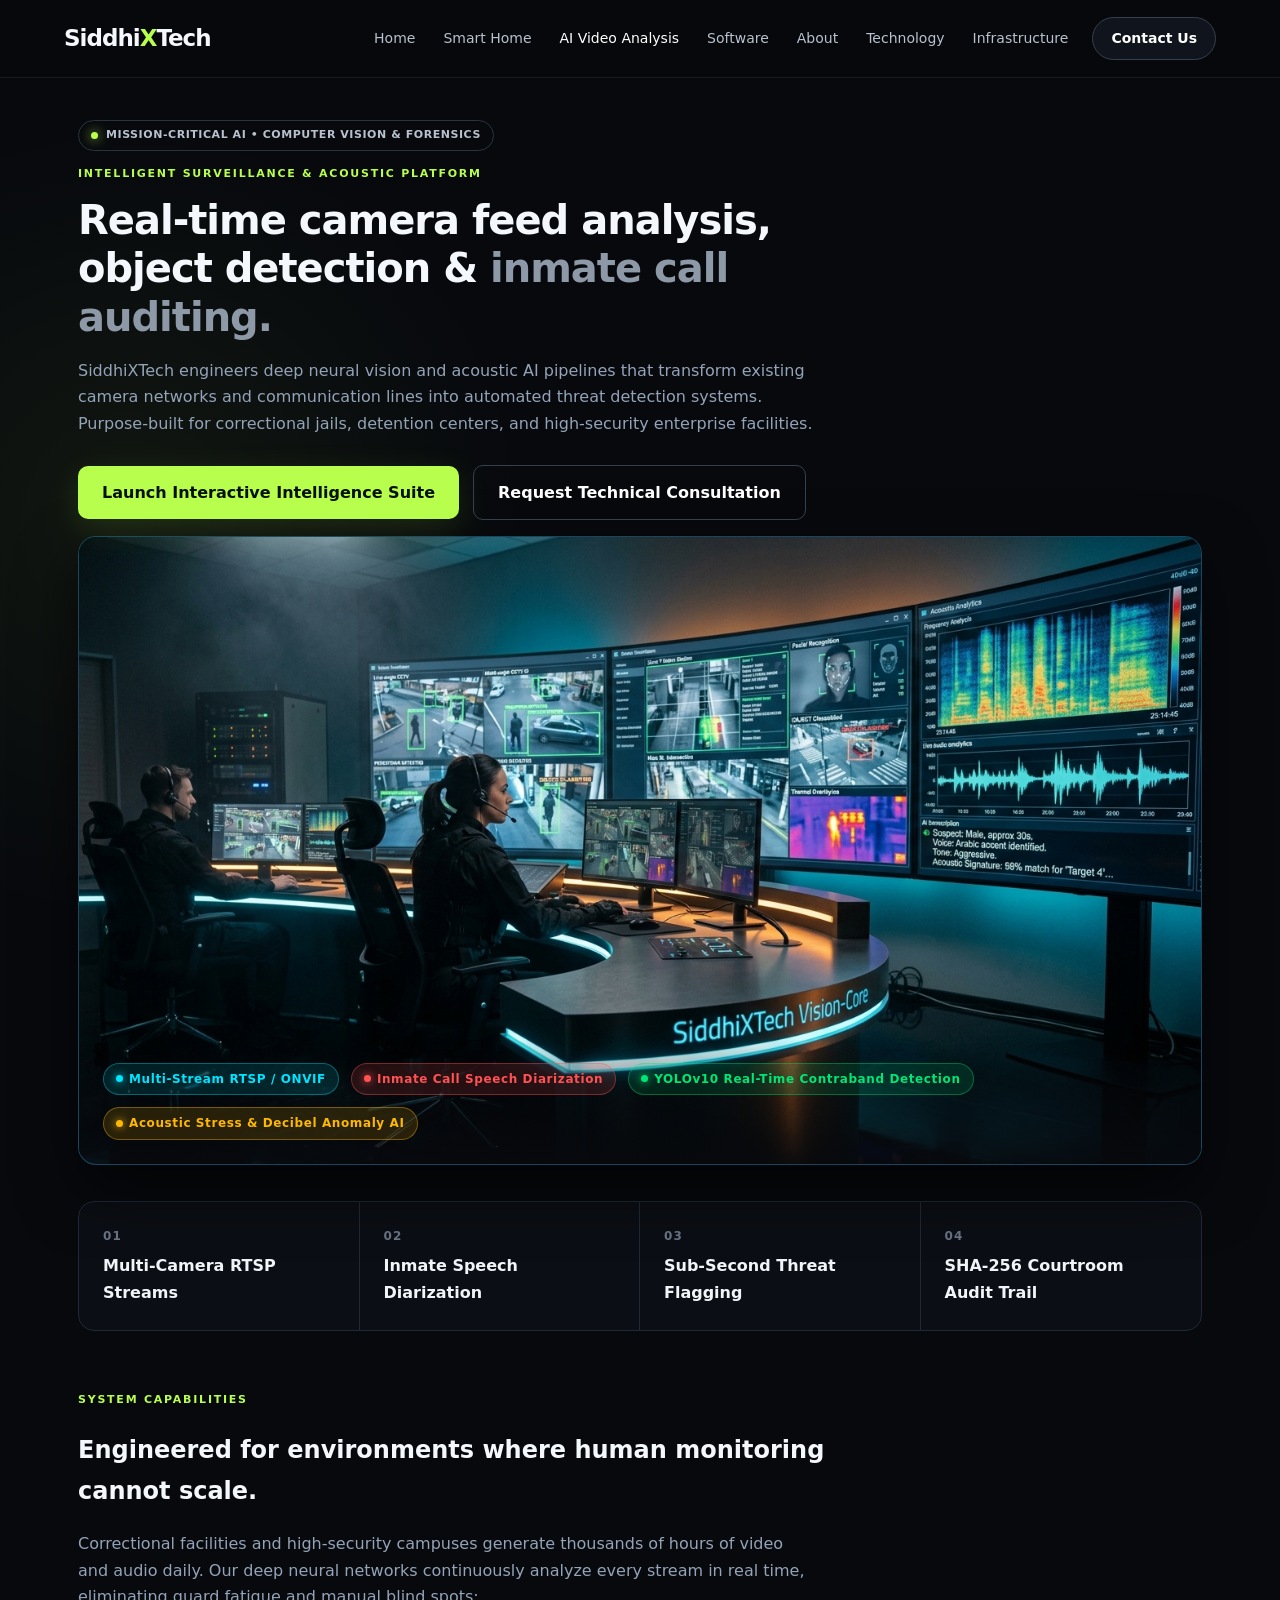
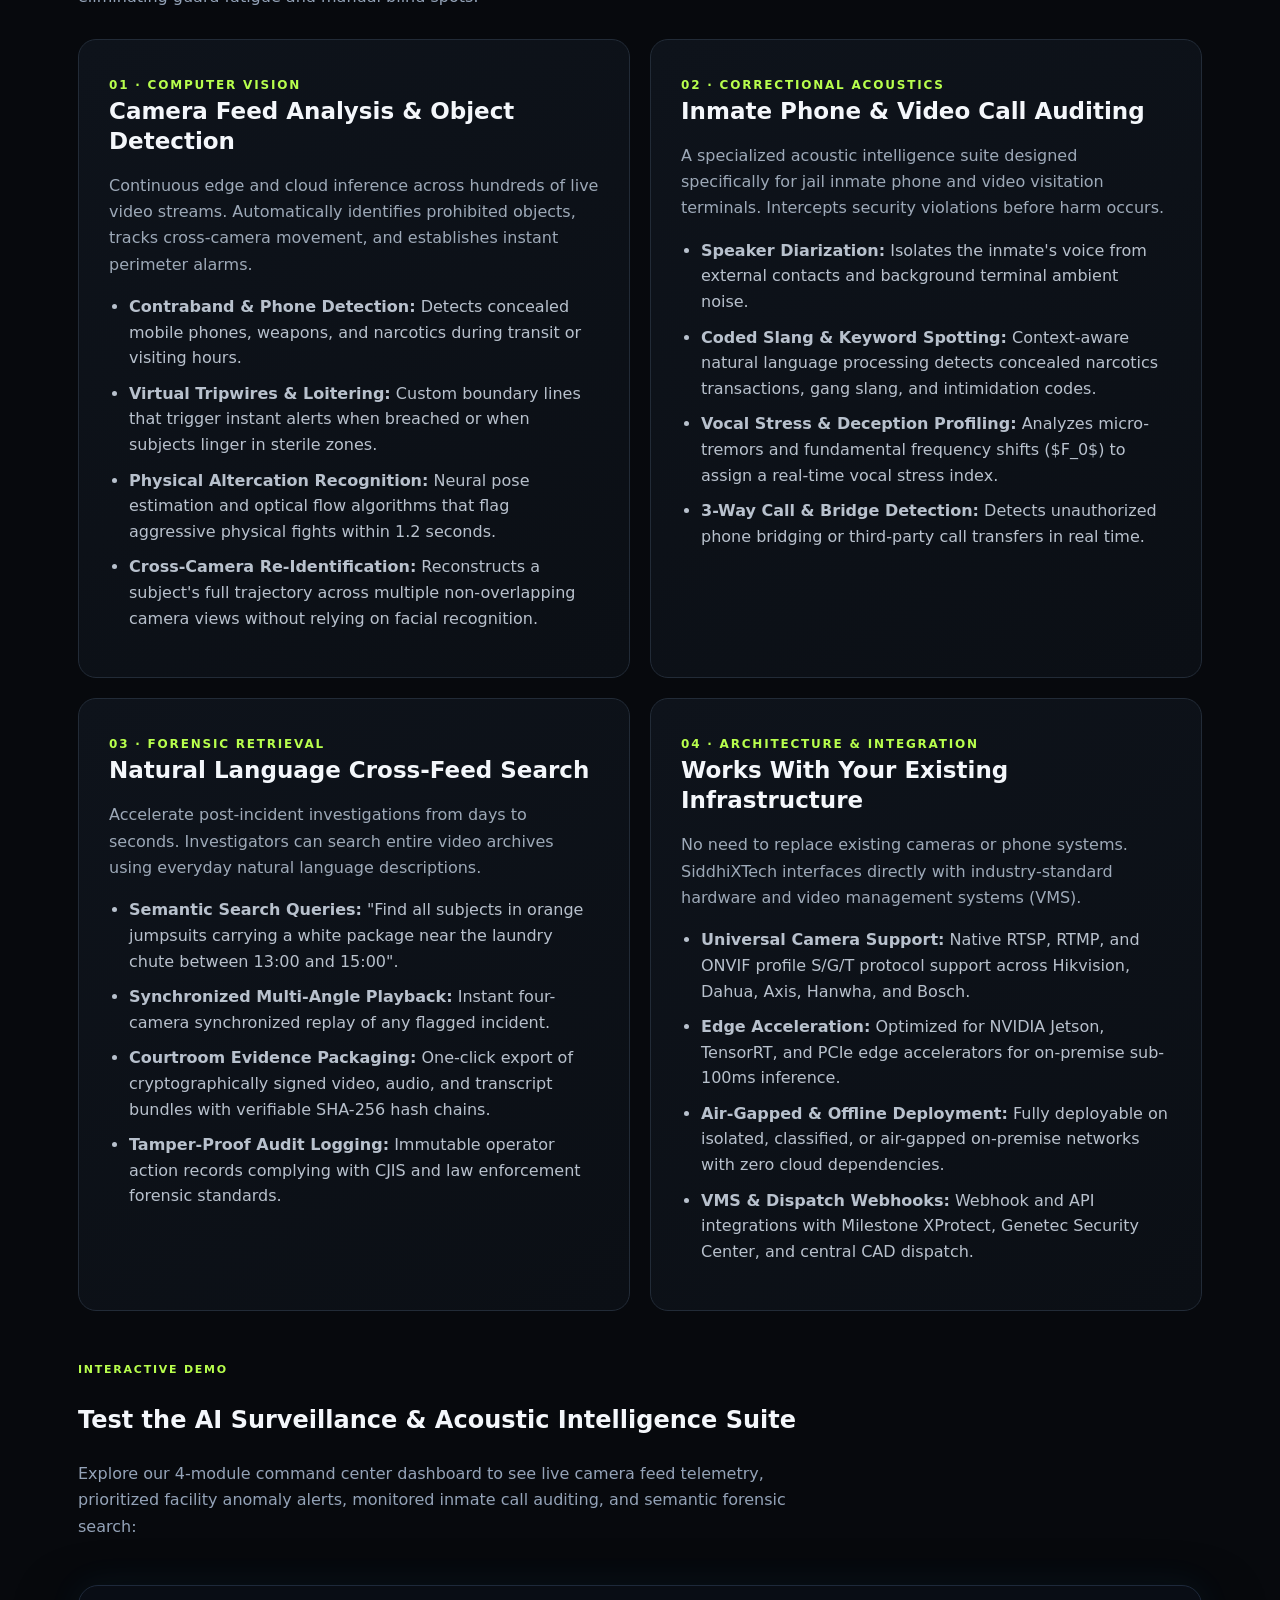
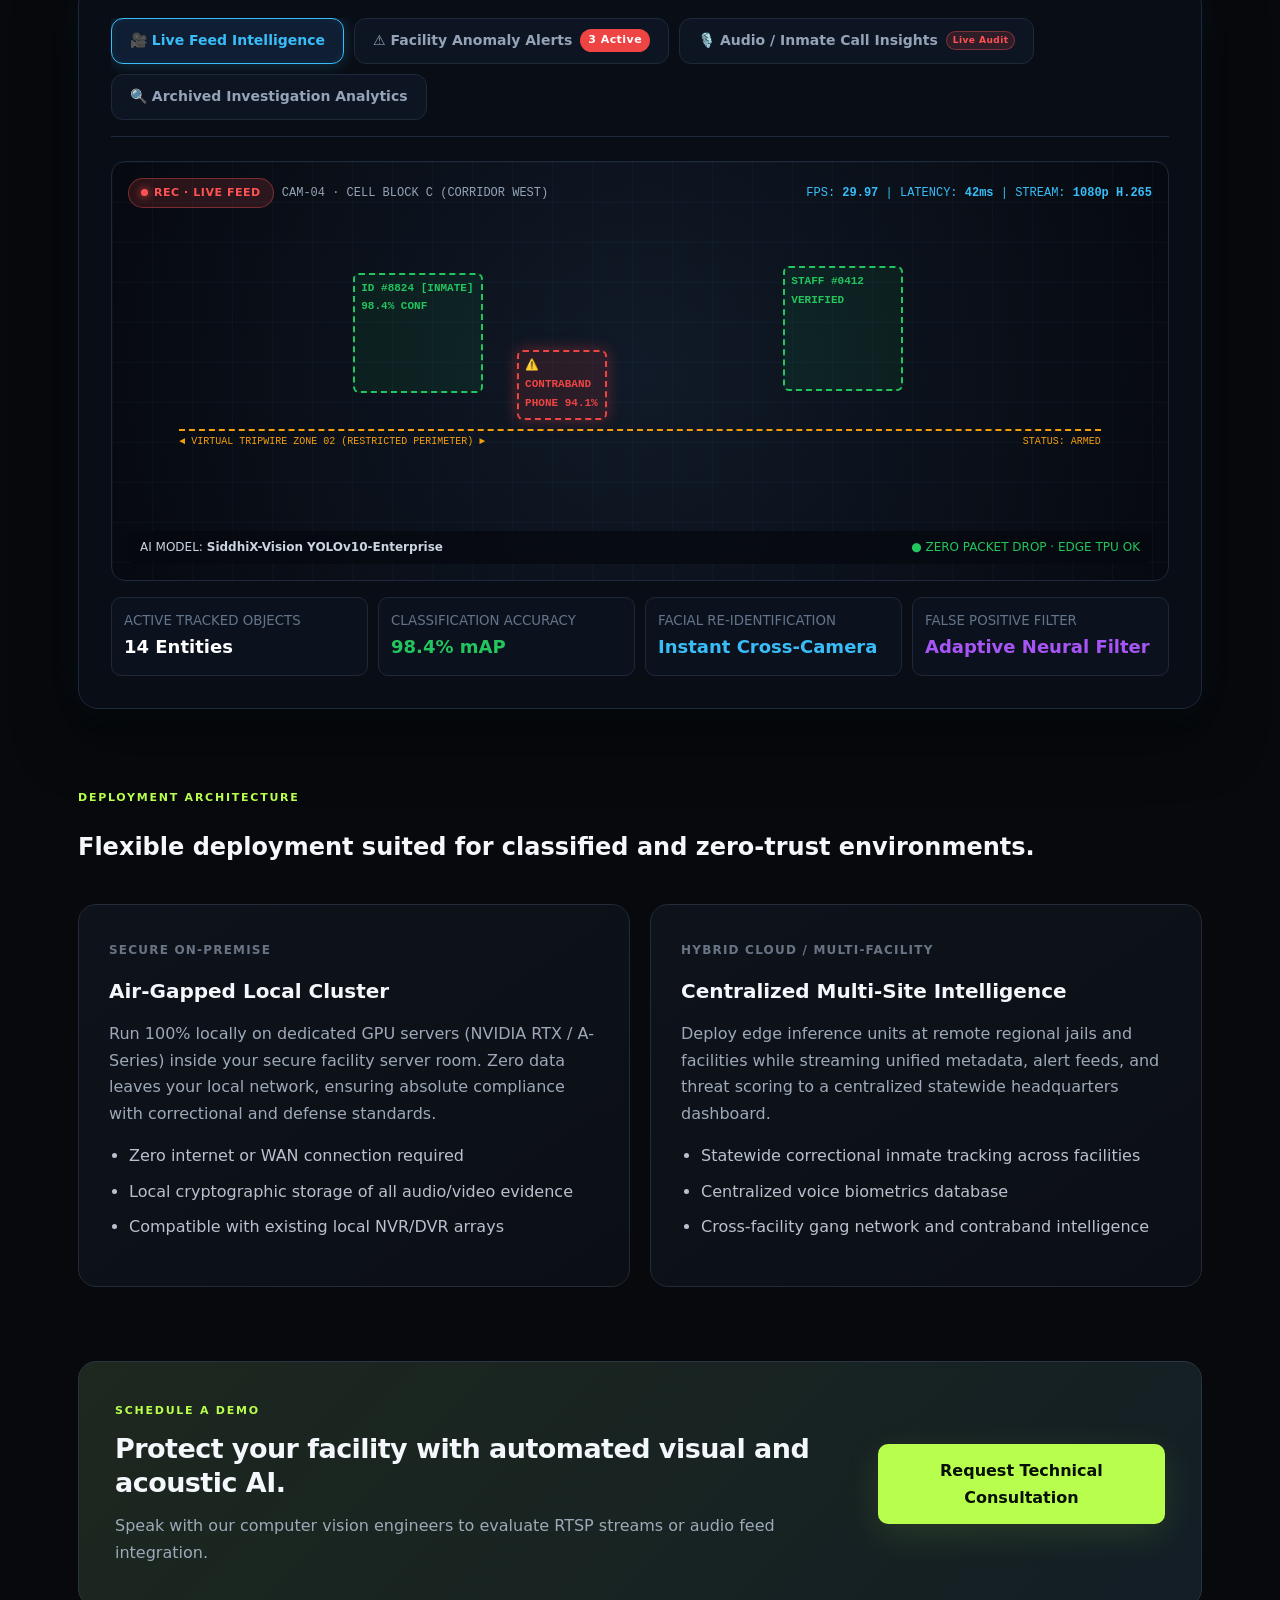
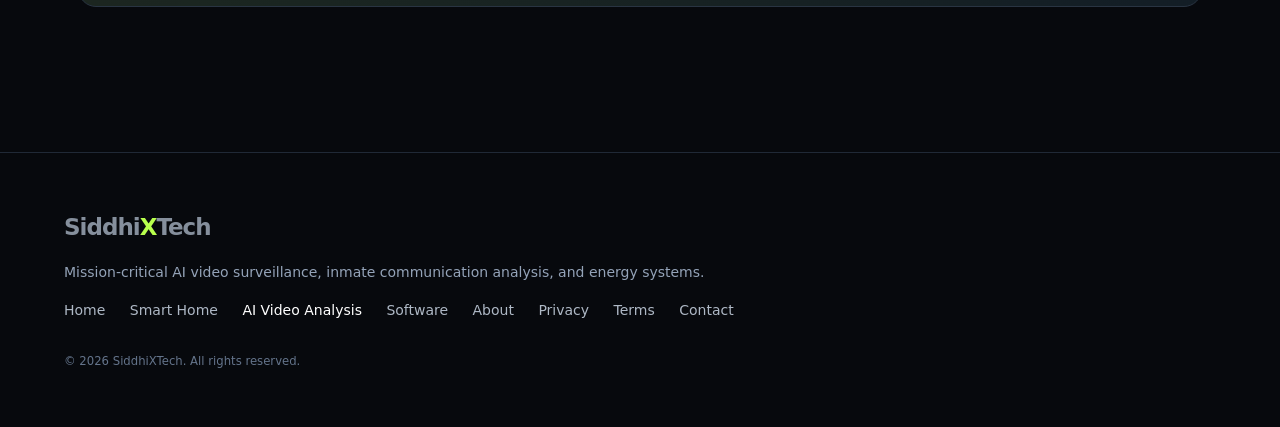
<file: surveillance.html>
<!doctype html>
<html lang="en">
<head>
<meta charset="utf-8">
<meta name="viewport" content="width=device-width,initial-scale=1">
<title>AI Video Analysis & Inmate Communication Intelligence — SiddhiXTech</title>
<meta name="description" content="Mission-critical computer vision, live camera feed object detection, acoustic forensics, and automated inmate call auditing for correctional facilities and high-security enterprises.">
<link rel="stylesheet" href="assets/style.css">
</head>
<body>
<header class="nav">
  <a class="logo" href="index.html">Siddhi<span>X</span>Tech</a>
  <button class="nav-toggle" type="button" aria-label="Toggle navigation menu" aria-expanded="false" aria-controls="site-nav">
    <span></span>
    <span></span>
    <span></span>
  </button>
  <nav id="site-nav">
    <a href="index.html">Home</a>
    <a href="smart-home.html">Smart Home</a>
    <a href="surveillance.html" aria-current="page">AI Video Analysis</a>
    <a href="services.html">Software</a>
    <a href="about.html">About</a>
    <a href="technology.html">Technology</a>
    <a href="infrastructure.html">Infrastructure</a>
    <a class="nav-btn" href="contact.html">Contact Us</a>
  </nav>
</header>

<main class="page">
  <div class="kicker"><i></i> MISSION-CRITICAL AI • COMPUTER VISION & FORENSICS</div>
  <div class="eyebrow">INTELLIGENT SURVEILLANCE & ACOUSTIC PLATFORM</div>
  <h1>Real-time camera feed analysis, object detection & <span>inmate call auditing.</span></h1>
  <p class="lead">SiddhiXTech engineers deep neural vision and acoustic AI pipelines that transform existing camera networks and communication lines into automated threat detection systems. Purpose-built for correctional jails, detention centers, and high-security enterprise facilities.</p>

  <div class="actions">
    <a class="btn" href="#dashboard">Launch Interactive Intelligence Suite</a>
    <a class="btn secondary" href="contact.html">Request Technical Consultation</a>
  </div>

  <!-- SHOWCASE MEDIA FRAME -->
  <div class="media-frame" style="margin:16px 0 36px;border-color:rgba(56,189,248,.3)">
    <img src="assets/surveillance-ai-command.jpg" alt="SiddhiXTech AI Video Surveillance Command Center" loading="lazy">
    <div class="media-overlay">
      <span class="pill cyan"><i></i> Multi-Stream RTSP / ONVIF</span>
      <span class="pill red"><i></i> Inmate Call Speech Diarization</span>
      <span class="pill green"><i></i> YOLOv10 Real-Time Contraband Detection</span>
      <span class="pill amber"><i></i> Acoustic Stress & Decibel Anomaly AI</span>
    </div>
  </div>

  <!-- STATS BAR -->
  <div class="stats" style="margin:0 0 40px">
    <div><b>01</b><span>Multi-Camera RTSP Streams</span></div>
    <div><b>02</b><span>Inmate Speech Diarization</span></div>
    <div><b>03</b><span>Sub-Second Threat Flagging</span></div>
    <div><b>04</b><span>SHA-256 Courtroom Audit Trail</span></div>
  </div>

  <!-- CORE CAPABILITIES GRID -->
  <section class="section" style="padding-left:0;padding-right:0;padding-top:20px;padding-bottom:50px">
    <div style="max-width:760px">
      <div class="eyebrow">SYSTEM CAPABILITIES</div>
      <h2>Engineered for environments where human monitoring cannot scale.</h2>
      <p class="lead">Correctional facilities and high-security campuses generate thousands of hours of video and audio daily. Our deep neural networks continuously analyze every stream in real time, eliminating guard fatigue and manual blind spots:</p>
    </div>

    <div class="feature-grid">
      <!-- 01: Computer Vision & Object Detection -->
      <div class="feature">
        <b>01 · COMPUTER VISION</b>
        <h2>Camera Feed Analysis & Object Detection</h2>
        <p>Continuous edge and cloud inference across hundreds of live video streams. Automatically identifies prohibited objects, tracks cross-camera movement, and establishes instant perimeter alarms.</p>
        <ul class="list">
          <li><strong>Contraband & Phone Detection:</strong> Detects concealed mobile phones, weapons, and narcotics during transit or visiting hours.</li>
          <li><strong>Virtual Tripwires & Loitering:</strong> Custom boundary lines that trigger instant alerts when breached or when subjects linger in sterile zones.</li>
          <li><strong>Physical Altercation Recognition:</strong> Neural pose estimation and optical flow algorithms that flag aggressive physical fights within 1.2 seconds.</li>
          <li><strong>Cross-Camera Re-Identification:</strong> Reconstructs a subject's full trajectory across multiple non-overlapping camera views without relying on facial recognition.</li>
        </ul>
      </div>

      <!-- 02: Inmate Call & Audio Intelligence -->
      <div class="feature">
        <b>02 · CORRECTIONAL ACOUSTICS</b>
        <h2>Inmate Phone & Video Call Auditing</h2>
        <p>A specialized acoustic intelligence suite designed specifically for jail inmate phone and video visitation terminals. Intercepts security violations before harm occurs.</p>
        <ul class="list">
          <li><strong>Speaker Diarization:</strong> Isolates the inmate's voice from external contacts and background terminal ambient noise.</li>
          <li><strong>Coded Slang & Keyword Spotting:</strong> Context-aware natural language processing detects concealed narcotics transactions, gang slang, and intimidation codes.</li>
          <li><strong>Vocal Stress & Deception Profiling:</strong> Analyzes micro-tremors and fundamental frequency shifts ($F_0$) to assign a real-time vocal stress index.</li>
          <li><strong>3-Way Call & Bridge Detection:</strong> Detects unauthorized phone bridging or third-party call transfers in real time.</li>
        </ul>
      </div>

      <!-- 03: Forensic Investigation -->
      <div class="feature">
        <b>03 · FORENSIC RETRIEVAL</b>
        <h2>Natural Language Cross-Feed Search</h2>
        <p>Accelerate post-incident investigations from days to seconds. Investigators can search entire video archives using everyday natural language descriptions.</p>
        <ul class="list">
          <li><strong>Semantic Search Queries:</strong> "Find all subjects in orange jumpsuits carrying a white package near the laundry chute between 13:00 and 15:00".</li>
          <li><strong>Synchronized Multi-Angle Playback:</strong> Instant four-camera synchronized replay of any flagged incident.</li>
          <li><strong>Courtroom Evidence Packaging:</strong> One-click export of cryptographically signed video, audio, and transcript bundles with verifiable SHA-256 hash chains.</li>
          <li><strong>Tamper-Proof Audit Logging:</strong> Immutable operator action records complying with CJIS and law enforcement forensic standards.</li>
        </ul>
      </div>

      <!-- 04: Edge & Hardware Integration -->
      <div class="feature">
        <b>04 · ARCHITECTURE & INTEGRATION</b>
        <h2>Works With Your Existing Infrastructure</h2>
        <p>No need to replace existing cameras or phone systems. SiddhiXTech interfaces directly with industry-standard hardware and video management systems (VMS).</p>
        <ul class="list">
          <li><strong>Universal Camera Support:</strong> Native RTSP, RTMP, and ONVIF profile S/G/T protocol support across Hikvision, Dahua, Axis, Hanwha, and Bosch.</li>
          <li><strong>Edge Acceleration:</strong> Optimized for NVIDIA Jetson, TensorRT, and PCIe edge accelerators for on-premise sub-100ms inference.</li>
          <li><strong>Air-Gapped & Offline Deployment:</strong> Fully deployable on isolated, classified, or air-gapped on-premise networks with zero cloud dependencies.</li>
          <li><strong>VMS & Dispatch Webhooks:</strong> Webhook and API integrations with Milestone XProtect, Genetec Security Center, and central CAD dispatch.</li>
        </ul>
      </div>
    </div>
  </section>

  <!-- INTERACTIVE DASHBOARD SECTION -->
  <section id="dashboard" style="padding-bottom:60px">
    <div style="max-width:760px">
      <div class="eyebrow">INTERACTIVE DEMO</div>
      <h2>Test the AI Surveillance & Acoustic Intelligence Suite</h2>
      <p class="lead" style="margin-bottom:10px">Explore our 4-module command center dashboard to see live camera feed telemetry, prioritized facility anomaly alerts, monitored inmate call auditing, and semantic forensic search:</p>
    </div>

    <div class="surv-wrapper">
      <!-- Tabs Navigation (Accessible with ARIA roles) -->
      <div class="tablist-nav" role="tablist" aria-label="Surveillance Dashboard Modules">
        <button type="button" class="surv-tab" role="tab" id="tab-btn-feed" aria-selected="true" aria-controls="panel-feed" onclick="switchSurveillanceTab('panel-feed', this)">
          <span>🎥 Live Feed Intelligence</span>
        </button>
        <button type="button" class="surv-tab" role="tab" id="tab-btn-alerts" aria-selected="false" aria-controls="panel-alerts" onclick="switchSurveillanceTab('panel-alerts', this)">
          <span>⚠️ Facility Anomaly Alerts</span>
          <span class="badge-alert">3 Active</span>
        </button>
        <button type="button" class="surv-tab" role="tab" id="tab-btn-audio" aria-selected="false" aria-controls="panel-audio" onclick="switchSurveillanceTab('panel-audio', this)">
          <span>🎙️ Audio / Inmate Call Insights</span>
          <span class="pill red" style="font-size:9px;padding:1px 6px">Live Audit</span>
        </button>
        <button type="button" class="surv-tab" role="tab" id="tab-btn-archive" aria-selected="false" aria-controls="panel-archive" onclick="switchSurveillanceTab('panel-archive', this)">
          <span>🔍 Archived Investigation Analytics</span>
        </button>
      </div>

      <!-- Tab Panel 1: Live Feed Intelligence -->
      <div id="panel-feed" class="tab-panel active" role="tabpanel" aria-labelledby="tab-btn-feed">
        <div class="cam-viewport">
          <div class="cam-grid-overlay"></div>
          
          <!-- Top HUD -->
          <div style="display:flex;justify-content:space-between;align-items:center;position:relative;z-index:2;flex-wrap:wrap;gap:6px">
            <div style="display:flex;align-items:center;gap:8px">
              <span class="pill red" style="font-size:11px"><i></i> REC · LIVE FEED</span>
              <span style="font-size:12px;font-family:monospace;color:#94a3b8">CAM-04 · CELL BLOCK C (CORRIDOR WEST)</span>
            </div>
            <div style="font-size:12px;font-family:monospace;color:#38bdf8">
              FPS: <b>29.97</b> | LATENCY: <b>42ms</b> | STREAM: <b>1080p H.265</b>
            </div>
          </div>

          <!-- Bounding Boxes Overlay Simulation -->
          <div style="position:relative;width:100%;height:100%;min-height:160px">
            <!-- Box 1: Inmate -->
            <div class="bbox bbox-green" style="top:20%;left:22%;width:130px;height:120px">
              ID #8824 [INMATE]<br>98.4% CONF
            </div>
            <!-- Box 2: Prohibited Item Flag -->
            <div class="bbox bbox-red" style="top:44%;left:38%;width:90px;height:70px">
              ⚠️ CONTRABAND<br>PHONE 94.1%
            </div>
            <!-- Box 3: Guard / Officer -->
            <div class="bbox bbox-green" style="top:18%;left:64%;width:120px;height:125px">
              STAFF #0412<br>VERIFIED
            </div>
            <!-- Virtual Tripwire Indicator -->
            <div style="position:absolute;bottom:25%;left:5%;right:5%;border-top:2px dashed #f59e0b;display:flex;justify-content:space-between;font-size:10px;font-family:monospace;color:#f59e0b;padding-top:2px">
              <span>◄ VIRTUAL TRIPWIRE ZONE 02 (RESTRICTED PERIMETER) ►</span>
              <span>STATUS: ARMED</span>
            </div>
          </div>

          <!-- Bottom Telemetry HUD -->
          <div style="display:flex;justify-content:space-between;align-items:center;position:relative;z-index:2;background:rgba(6,9,15,.75);padding:6px 12px;border-radius:8px;backdrop-filter:blur(6px);flex-wrap:wrap;gap:6px">
            <span style="font-size:12px;color:#cbd5e1">AI MODEL: <b>SiddhiX-Vision YOLOv10-Enterprise</b></span>
            <span style="font-size:12px;color:#22c55e">● ZERO PACKET DROP · EDGE TPU OK</span>
          </div>
        </div>

        <!-- Quick Stats Grid under viewport -->
        <div style="display:grid;grid-template-columns:repeat(auto-fit,minmax(min(100%, 180px),1fr));gap:10px;margin-top:16px">
          <div style="background:#0c121d;border:1px solid #1e293b;border-radius:10px;padding:12px">
            <small style="color:#64748b;display:block">ACTIVE TRACKED OBJECTS</small>
            <b style="font-size:18px;color:#fff">14 Entities</b>
          </div>
          <div style="background:#0c121d;border:1px solid #1e293b;border-radius:10px;padding:12px">
            <small style="color:#64748b;display:block">CLASSIFICATION ACCURACY</small>
            <b style="font-size:18px;color:#22c55e">98.4% mAP</b>
          </div>
          <div style="background:#0c121d;border:1px solid #1e293b;border-radius:10px;padding:12px">
            <small style="color:#64748b;display:block">FACIAL RE-IDENTIFICATION</small>
            <b style="font-size:18px;color:#38bdf8">Instant Cross-Camera</b>
          </div>
          <div style="background:#0c121d;border:1px solid #1e293b;border-radius:10px;padding:12px">
            <small style="color:#64748b;display:block">FALSE POSITIVE FILTER</small>
            <b style="font-size:18px;color:#a855f7">Adaptive Neural Filter</b>
          </div>
        </div>
      </div>

      <!-- Tab Panel 2: Facility Anomaly Alerts -->
      <div id="panel-alerts" class="tab-panel" role="tabpanel" aria-labelledby="tab-btn-alerts">
        <div style="display:flex;justify-content:space-between;align-items:center;margin-bottom:16px;flex-wrap:wrap;gap:8px">
          <h3 style="margin:0;font-size:18px">Active Security Alerts (3 Unresolved)</h3>
          <span style="font-size:12px;color:#94a3b8">Auto-prioritized by AI Threat Score</span>
        </div>

        <div style="display:flex;flex-direction:column;gap:12px">
          <!-- Alert 1 -->
          <div style="border-left:4px solid #ef4444;background:#0d1420;border:1px solid #233144;border-left-width:4px;border-left-color:#ef4444;border-radius:10px;padding:16px">
            <div style="display:flex;justify-content:space-between;align-items:flex-start;flex-wrap:wrap;gap:8px">
              <div>
                <span class="threat-tag threat-red" style="margin-left:0;margin-bottom:6px">CRITICAL THREAT</span>
                <b style="display:block;font-size:16px;color:#fff">Prohibited Cell Phone & Handheld Device Detected</b>
                <p style="margin:4px 0 0;font-size:13px;color:#94a3b8">Location: <b>Cell Block B (Tier 2, Cell 214)</b> · Camera: <b>CAM-14</b> · Timestamp: <b>2 mins ago</b></p>
                <p style="margin:6px 0 0;font-size:13px;color:#cbd5e1">Computer vision detected reflection and contour of a smartphone concealed during laundry basket transfer.</p>
              </div>
              <div style="display:flex;gap:8px;margin-top:6px;flex-wrap:wrap">
                <button type="button" class="btn secondary" style="padding:6px 12px;font-size:12px" onclick="alert('Viewing high-res snapshot and 10s video replay for CAM-14')">Review Clip</button>
                <button type="button" class="btn" style="padding:6px 12px;font-size:12px" onclick="alert('Dispatch notification sent to Block B response team.')">Dispatch Response</button>
              </div>
            </div>
          </div>

          <!-- Alert 2 -->
          <div style="border-left:4px solid #f59e0b;background:#0d1420;border:1px solid #233144;border-left-width:4px;border-left-color:#f59e0b;border-radius:10px;padding:16px">
            <div style="display:flex;justify-content:space-between;align-items:flex-start;flex-wrap:wrap;gap:8px">
              <div>
                <span class="threat-tag threat-amber" style="margin-left:0;margin-bottom:6px">ACOUSTIC ANOMALY</span>
                <b style="display:block;font-size:16px;color:#fff">Aggression & Altercation Signature in Common Yard</b>
                <p style="margin:4px 0 0;font-size:13px;color:#94a3b8">Sensor: <b>Acoustic Array MIC-03</b> · Timestamp: <b>7 mins ago</b> · Decibel Surge: <b>+26 dB</b></p>
                <p style="margin:6px 0 0;font-size:13px;color:#cbd5e1">Audio neural network detected elevated vocal stress frequencies, shouting phonemes, and rapid physical displacement sounds.</p>
              </div>
              <div style="display:flex;gap:8px;margin-top:6px;flex-wrap:wrap">
                <button type="button" class="btn secondary" style="padding:6px 12px;font-size:12px" onclick="alert('Playing 15s acoustic audio snippet with vocal isolation')">Listen Audio</button>
                <button type="button" class="btn secondary" style="padding:6px 12px;font-size:12px" onclick="alert('Switching main monitor to Yard Camera CAM-02')">Switch to Camera</button>
              </div>
            </div>
          </div>

          <!-- Alert 3 -->
          <div style="border-left:4px solid #38bdf8;background:#0d1420;border:1px solid #233144;border-left-width:4px;border-left-color:#38bdf8;border-radius:10px;padding:16px">
            <div style="display:flex;justify-content:space-between;align-items:flex-start;flex-wrap:wrap;gap:8px">
              <div>
                <span class="threat-tag threat-amber" style="margin-left:0;margin-bottom:6px">PERIMETER ALERT</span>
                <b style="display:block;font-size:16px;color:#fff">Virtual Tripwire Proximity Warning (North Outer Wall)</b>
                <p style="margin:4px 0 0;font-size:13px;color:#94a3b8">Location: <b>Perimeter Line 01 (Outer East Fence)</b> · Camera: <b>CAM-08 Thermal</b> · Timestamp: <b>18 mins ago</b></p>
                <p style="margin:6px 0 0;font-size:13px;color:#cbd5e1">Subject lingered within 1 meter of sterile buffer boundary for >45 seconds during shift change.</p>
              </div>
              <div style="display:flex;gap:8px;margin-top:6px;flex-wrap:wrap">
                <button type="button" class="btn secondary" style="padding:6px 12px;font-size:12px" onclick="alert('Displaying thermal trajectory breadcrumbs')">View Trajectory</button>
                <button type="button" class="btn secondary" style="padding:6px 12px;font-size:12px" onclick="alert('Alert marked as verified maintenance activity')">Acknowledge</button>
              </div>
            </div>
          </div>
        </div>
      </div>

      <!-- Tab Panel 3: Inmate Call & Audio Insights -->
      <div id="panel-audio" class="tab-panel" role="tabpanel" aria-labelledby="tab-btn-audio">
        <div style="border:1px solid #233348;background:#0b111a;border-radius:14px;padding:22px">
          
          <!-- Header info -->
          <div style="display:flex;justify-content:space-between;align-items:flex-start;flex-wrap:wrap;gap:12px;border-bottom:1px solid #1c2738;padding-bottom:16px">
            <div>
              <span class="pill red" style="font-size:11px"><i></i> CORRECTIONAL JAIL INMATE CALL AUDITING</span>
              <h3 style="font-size:19px;margin:8px 0 4px">Active Monitored Call: Station #09 (Block C)</h3>
              <p style="margin:0;font-size:13px;color:#94a3b8">
                Inmate: <b>Marcus Vance (#4802-D)</b> · Outbound: <b>+1 (206) 555-0194</b> · Call Duration: <b>04:18 / 15:00</b>
              </p>
            </div>
            <div style="text-align:right">
              <span style="display:inline-block;font-size:12px;color:#64748b">OVERALL THREAT SCORE</span>
              <div style="font-size:24px;font-weight:800;color:#ef4444">87 / 100 <span style="font-size:13px;color:#f87171">[HIGH RISK]</span></div>
            </div>
          </div>

          <!-- Gauges Bar -->
          <div style="display:grid;grid-template-columns:repeat(auto-fit,minmax(min(100%, 170px),1fr));gap:12px;margin:18px 0">
            <div style="background:#0e1622;border:1px solid #1f2c3e;border-radius:10px;padding:12px">
              <small style="color:#64748b">VOICE BIOMETRICS</small>
              <div style="font-size:15px;font-weight:700;color:#22c55e">Confirmed Inmate (99.8%)</div>
            </div>
            <div style="background:#0e1622;border:1px solid #1f2c3e;border-radius:10px;padding:12px">
              <small style="color:#64748b">VOCAL STRESS FREQUENCY</small>
              <div style="font-size:15px;font-weight:700;color:#ef4444">84% (Extreme Spike)</div>
            </div>
            <div style="background:#0e1622;border:1px solid #1f2c3e;border-radius:10px;padding:12px">
              <small style="color:#64748b">NARCOTICS / GANG SLANG</small>
              <div style="font-size:15px;font-weight:700;color:#f59e0b">3 Coded Phrases Detected</div>
            </div>
            <div style="background:#0e1622;border:1px solid #1f2c3e;border-radius:10px;padding:12px">
              <small style="color:#64748b">3-WAY BRIDGE CALL</small>
              <div style="font-size:15px;font-weight:700;color:#38bdf8">No 3-Way Bridge Detected</div>
            </div>
          </div>

          <!-- Live Acoustic Waveform Visualizer -->
          <div style="background:#080d14;border:1px solid #1c2738;border-radius:10px;padding:14px;margin-bottom:16px">
            <div style="display:flex;justify-content:space-between;font-size:12px;color:#94a3b8;margin-bottom:4px">
              <span>LIVE AUDIO SPECTROGRAM & ACOUSTIC FLAGGING</span>
              <span style="color:#ef4444;font-family:monospace">🔴 VOICE STRESS THRESHOLD EXCEEDED</span>
            </div>
            <div class="audio-waveform">
              <div class="audio-bar" style="animation-delay:0.1s"></div>
              <div class="audio-bar" style="animation-delay:0.4s"></div>
              <div class="audio-bar" style="animation-delay:0.2s"></div>
              <div class="audio-bar" style="animation-delay:0.7s"></div>
              <div class="audio-bar" style="animation-delay:0.3s"></div>
              <div class="audio-bar" style="animation-delay:0.5s"></div>
              <div class="audio-bar" style="animation-delay:0.8s"></div>
              <div class="audio-bar" style="animation-delay:0.2s"></div>
              <div class="audio-bar" style="animation-delay:0.6s"></div>
              <div class="audio-bar" style="animation-delay:0.4s"></div>
              <div class="audio-bar" style="animation-delay:0.1s"></div>
              <div class="audio-bar" style="animation-delay:0.9s"></div>
              <div class="audio-bar" style="animation-delay:0.3s"></div>
              <div class="audio-bar" style="animation-delay:0.6s"></div>
              <div class="audio-bar" style="animation-delay:0.2s"></div>
              <div class="audio-bar" style="animation-delay:0.8s"></div>
              <div class="audio-bar" style="animation-delay:0.4s"></div>
              <div class="audio-bar" style="animation-delay:0.5s"></div>
              <div class="audio-bar" style="animation-delay:0.1s"></div>
              <div class="audio-bar" style="animation-delay:0.9s"></div>
              <div class="audio-bar" style="animation-delay:0.3s"></div>
              <div class="audio-bar" style="animation-delay:0.6s"></div>
            </div>
          </div>

          <!-- Live Diarized Transcript -->
          <div style="background:#070a10;border:1px solid #1a2332;border-radius:10px;padding:16px;max-height:220px;overflow-y:auto;font-family:inherit;font-size:13px;line-height:1.7">
            <div style="color:#64748b;font-size:11px;margin-bottom:8px;font-family:monospace">--- LIVE SPEECH-TO-TEXT DIARIZATION STREAM ---</div>
            
            <p style="margin:4px 0">
              <span style="color:#38bdf8;font-weight:700">[03:12] Inmate #4802-D:</span>
              "Did you talk to the cousin about the green drop on 4th?"
              <span class="threat-tag threat-red">⚠️ NARCOTICS SLANG: "green drop"</span>
            </p>
            <p style="margin:4px 0">
              <span style="color:#a855f7;font-weight:700">[03:16] External Contact:</span>
              "Yeah, he said he's linking up with Donnie by the loading bay before visiting hour."
              <span class="threat-tag threat-amber">⚠️ LOCATION IDENTIFIER: "loading bay"</span>
            </p>
            <p style="margin:4px 0">
              <span style="color:#38bdf8;font-weight:700">[03:22] Inmate #4802-D:</span>
              "Make sure it's taped underneath the third blue tray during Friday lunch count."
              <span class="threat-tag threat-red">🚨 CONTRABAND TRANSFER PROTOCOL FLAGGED</span>
            </p>
          </div>

          <!-- Control Actions -->
          <div style="display:flex;gap:10px;flex-wrap:wrap;margin-top:18px">
            <button type="button" class="btn" style="padding:9px 16px;font-size:13px" onclick="alert('Priority alert and timestamped transcript dispatched to Jail Intelligence Unit.')">Flag to Detention Investigator</button>
            <button type="button" class="btn secondary" style="padding:9px 16px;font-size:13px" onclick="alert('Patched live supervisory audio monitoring.')">Live Audio Intercept</button>
            <button type="button" class="btn secondary" style="padding:9px 16px;font-size:13px" onclick="alert('Generating cryptographically signed evidentiary audio bundle with SHA-256 hash.')">Export Evidence Package</button>
            <button type="button" class="btn secondary" style="padding:9px 16px;font-size:13px;color:#ef4444;border-color:rgba(239,68,68,.3)" onclick="confirm('Terminate active inmate call session #INM-CALL-98214 immediately?')">Emergency Terminate Call</button>
          </div>
        </div>
      </div>

      <!-- Tab Panel 4: Forensic Investigation & Replay -->
      <div id="panel-archive" class="tab-panel" role="tabpanel" aria-labelledby="tab-btn-archive">
        <div style="display:flex;justify-content:space-between;align-items:center;margin-bottom:14px;flex-wrap:wrap;gap:8px">
          <div>
            <h3 style="margin:0;font-size:18px">Forensic Investigation & Semantic Cross-Feed Search</h3>
            <p style="margin:4px 0 0;font-size:13px;color:#94a3b8">Search hundreds of hours of recorded camera feeds and calls using plain language queries.</p>
          </div>
          <span class="pill cyan" style="font-size:11px"><i></i> SHA-256 CHAIN OF CUSTODY VERIFIED</span>
        </div>

        <!-- Natural Language Query Search Bar -->
        <div style="display:flex;gap:10px;margin-bottom:20px;flex-wrap:wrap">
          <input type="text" value="Find all individuals in orange uniform carrying a package near Kitchen Corridor between 13:00 - 15:00" style="flex:1;min-width:min(100%, 260px);width:100%;background:#0e1522;border:1px solid #233144;border-radius:10px;padding:12px 14px;color:#fff;font:inherit;font-size:13px" readonly>
          <button type="button" class="btn" style="padding:12px 20px;font-size:13px;width:auto" onclick="alert('Searched 128 hours of archived video streams across 24 cameras in 0.38 seconds.')">Run Semantic Search</button>
        </div>

        <!-- Search Results Grid -->
        <div style="display:grid;grid-template-columns:repeat(auto-fit,minmax(min(100%, 280px),1fr));gap:14px">
          <div style="background:#0c121c;border:1px solid #202b3b;border-radius:12px;padding:16px">
            <div style="display:flex;justify-content:space-between;font-size:12px;color:#94a3b8;margin-bottom:8px">
              <span style="color:#22c55e;font-weight:700">MATCH 01 (96.4% CONFIDENCE)</span>
              <span>13:42:18 EST</span>
            </div>
            <div style="font-weight:700;font-size:15px;color:#fff;margin-bottom:4px">CAM-08 Kitchen Service Entrance</div>
            <p style="font-size:13px;color:#94a3b8;margin:0 0 10px">Inmate Marcus Vance (#4802-D) observed passing unidentified white package to laundry cart attendant.</p>
            <div style="display:flex;gap:8px;flex-wrap:wrap">
              <button type="button" class="btn secondary" style="padding:6px 12px;font-size:12px" onclick="alert('Loading synchronized 4-camera angle replay for 13:42:18')">Play Sync Replay</button>
              <button type="button" class="btn secondary" style="padding:6px 12px;font-size:12px" onclick="alert('Bookmark added to Investigative Dossier #882')">Add to Case</button>
            </div>
          </div>

          <div style="background:#0c121c;border:1px solid #202b3b;border-radius:12px;padding:16px">
            <div style="display:flex;justify-content:space-between;font-size:12px;color:#94a3b8;margin-bottom:8px">
              <span style="color:#38bdf8;font-weight:700">MATCH 02 (91.8% CONFIDENCE)</span>
              <span>13:48:02 EST</span>
            </div>
            <div style="font-weight:700;font-size:15px;color:#fff;margin-bottom:4px">CAM-11 Cell Corridor 3 South</div>
            <p style="font-size:13px;color:#94a3b8;margin:0 0 10px">Attendant transferred cart into Cell 214. Cross-referenced with active cell phone detection alert.</p>
            <div style="display:flex;gap:8px;flex-wrap:wrap">
              <button type="button" class="btn secondary" style="padding:6px 12px;font-size:12px" onclick="alert('Loading synchronized 4-camera angle replay for 13:48:02')">Play Sync Replay</button>
              <button type="button" class="btn secondary" style="padding:6px 12px;font-size:12px" onclick="alert('Bookmark added to Investigative Dossier #882')">Add to Case</button>
            </div>
          </div>
        </div>

        <div style="margin-top:16px;padding:12px 16px;background:rgba(56,189,248,.04);border:1px solid rgba(56,189,248,.15);border-radius:10px;font-size:12px;color:#94a3b8;display:flex;justify-content:space-between;align-items:center;flex-wrap:wrap;gap:8px">
          <span>Target Subject Cross-Camera Timeline: <b>13:42:18 → 13:51:30</b> (Duration: 9m 12s across 6 cameras)</span>
          <button type="button" class="btn secondary" style="padding:6px 12px;font-size:12px" onclick="alert('Exporting forensic timeline PDF report.')">Export Forensic Dossier</button>
        </div>
      </div>
    </div>
  </section>

  <!-- DEPLOYMENT MODELS -->
  <section class="section" style="padding-left:0;padding-right:0;padding-top:20px;padding-bottom:50px">
    <div class="eyebrow">DEPLOYMENT ARCHITECTURE</div>
    <h2>Flexible deployment suited for classified and zero-trust environments.</h2>
    <div class="cards">
      <div class="card">
        <small>SECURE ON-PREMISE</small>
        <h3>Air-Gapped Local Cluster</h3>
        <p>Run 100% locally on dedicated GPU servers (NVIDIA RTX / A-Series) inside your secure facility server room. Zero data leaves your local network, ensuring absolute compliance with correctional and defense standards.</p>
        <ul class="list" style="margin-top:14px">
          <li>Zero internet or WAN connection required</li>
          <li>Local cryptographic storage of all audio/video evidence</li>
          <li>Compatible with existing local NVR/DVR arrays</li>
        </ul>
      </div>

      <div class="card">
        <small>HYBRID CLOUD / MULTI-FACILITY</small>
        <h3>Centralized Multi-Site Intelligence</h3>
        <p>Deploy edge inference units at remote regional jails and facilities while streaming unified metadata, alert feeds, and threat scoring to a centralized statewide headquarters dashboard.</p>
        <ul class="list">
          <li>Statewide correctional inmate tracking across facilities</li>
          <li>Centralized voice biometrics database</li>
          <li>Cross-facility gang network and contraband intelligence</li>
        </ul>
      </div>
    </div>
  </section>

  <!-- BANNER -->
  <section class="banner" style="margin-left:0;margin-right:0">
    <div>
      <div class="eyebrow">SCHEDULE A DEMO</div>
      <h2>Protect your facility with automated visual and acoustic AI.</h2>
      <p style="color:#9da9b8;margin:10px 0 0">Speak with our computer vision engineers to evaluate RTSP streams or audio feed integration.</p>
    </div>
    <a class="btn" href="contact.html">Request Technical Consultation</a>
  </section>
</main>

<footer>
  <div class="logo">Siddhi<span>X</span>Tech</div>
  <p>Mission-critical AI video surveillance, inmate communication analysis, and energy systems.</p>
  <div>
    <a href="index.html">Home</a>
    <a href="smart-home.html">Smart Home</a>
    <a href="surveillance.html" aria-current="page">AI Video Analysis</a>
    <a href="services.html">Software</a>
    <a href="about.html">About</a>
    <a href="privacy.html">Privacy</a>
    <a href="terms.html">Terms</a>
    <a href="contact.html">Contact</a>
  </div>
  <small>© 2026 SiddhiXTech. All rights reserved.</small>
</footer>

<script>
function switchSurveillanceTab(panelId, btn) {
  document.querySelectorAll('.surv-tab').forEach(t => {
    t.setAttribute('aria-selected', 'false');
  });
  if (btn) btn.setAttribute('aria-selected', 'true');

  document.querySelectorAll('.tab-panel').forEach(p => {
    p.classList.remove('active');
  });
  const target = document.getElementById(panelId);
  if (target) {
    target.classList.add('active');
  }
}
</script>
<script src="assets/script.js"></script>
</body>
</html>
</file>
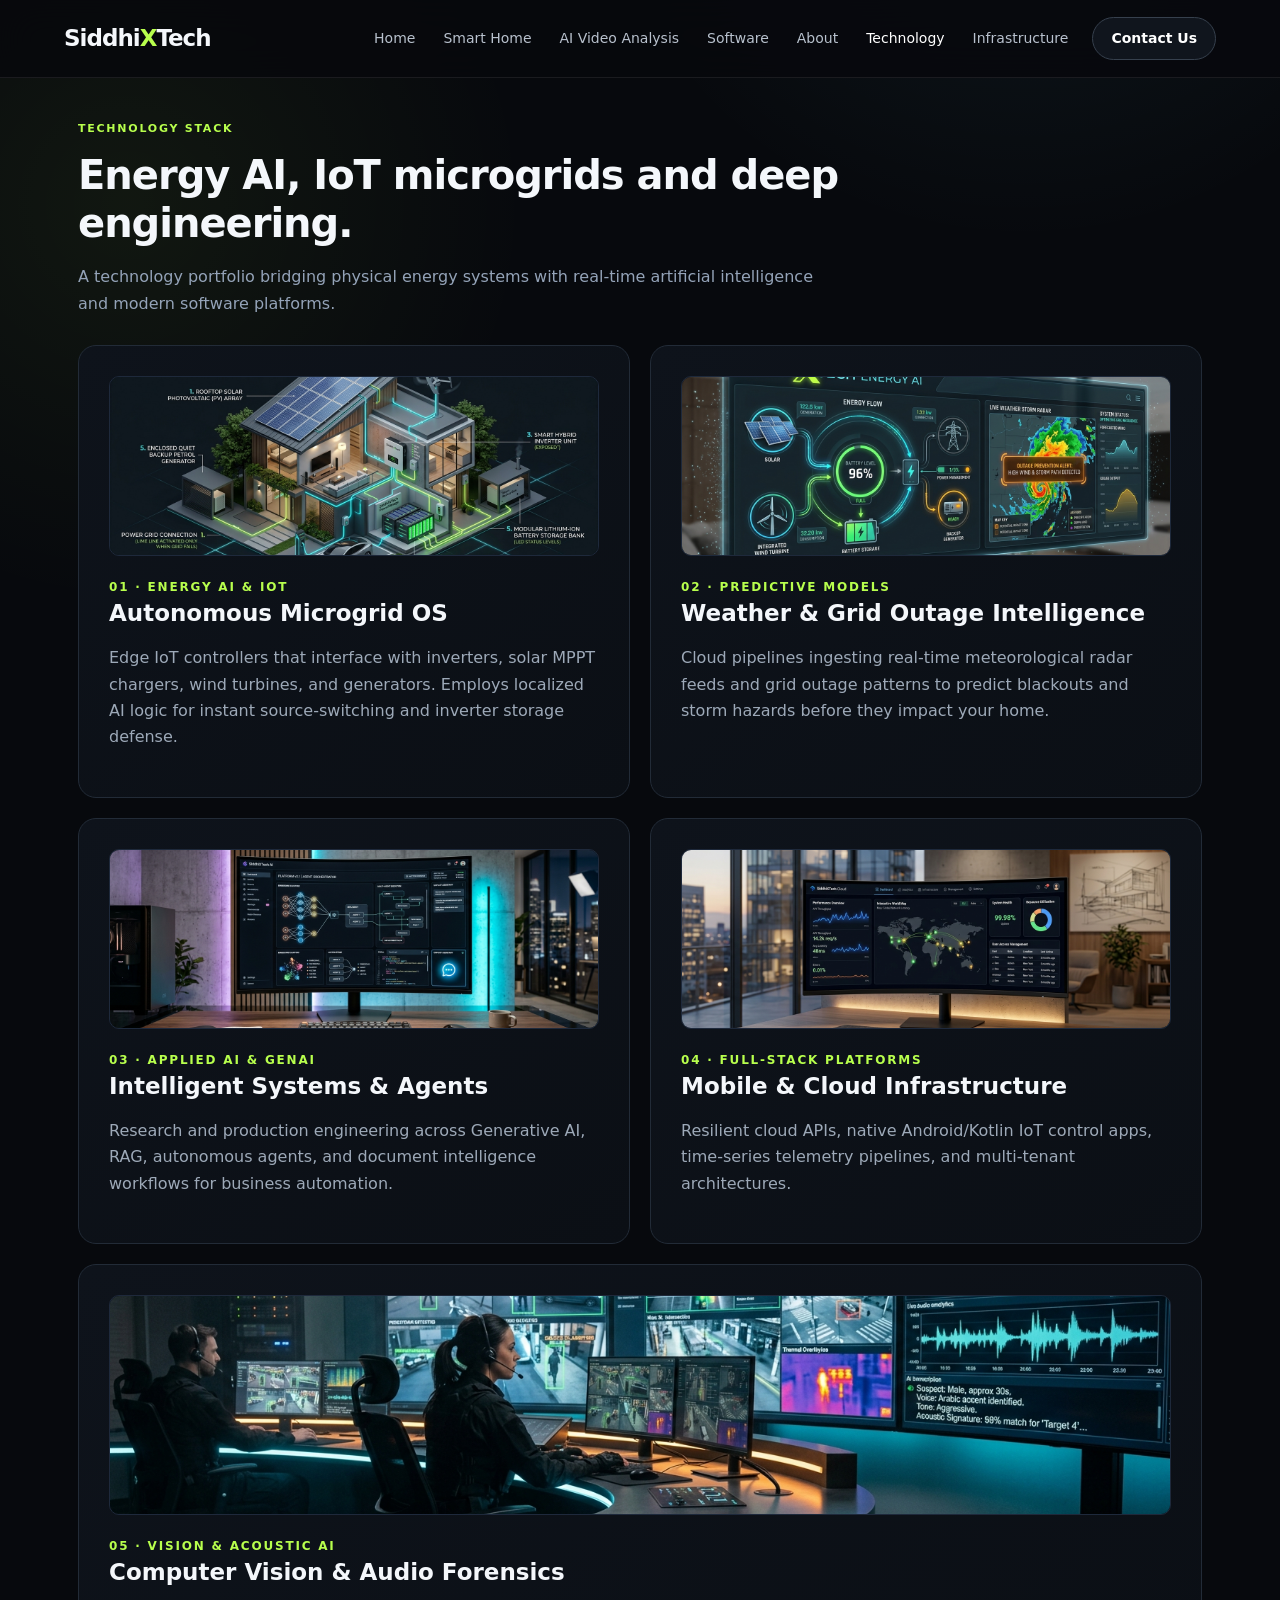
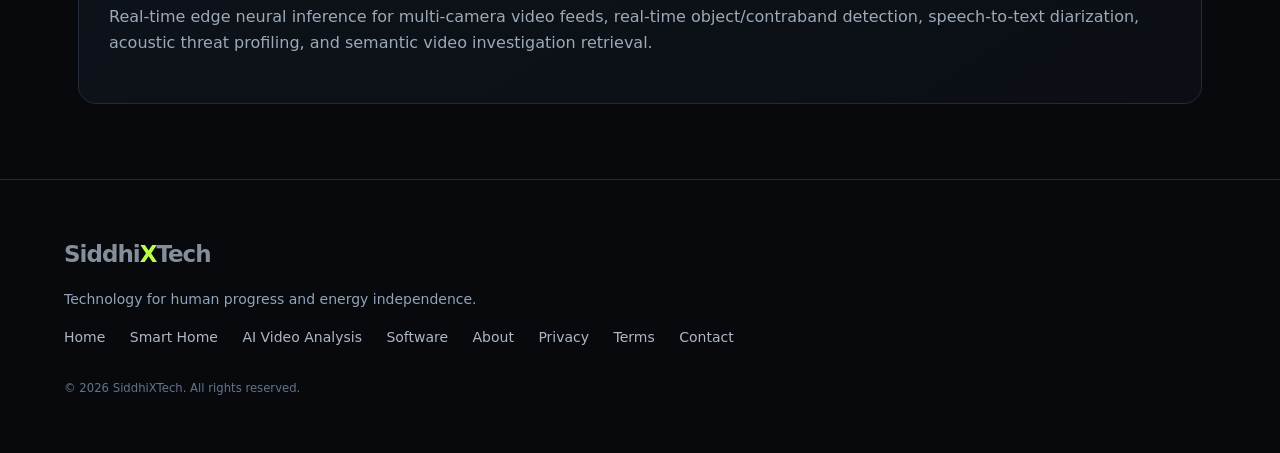
<file: technology.html>
<!doctype html>
<html lang="en">
<head>
<meta charset="utf-8">
<meta name="viewport" content="width=device-width,initial-scale=1">
<title>Technology — SiddhiXTech</title>
<meta name="description" content="SiddhiXTech technology stack: Smart home energy AI, IoT microgrids, predictive intelligence, and cloud engineering.">
<link rel="stylesheet" href="assets/style.css">
</head>
<body>
<header class="nav">
  <a class="logo" href="index.html">Siddhi<span>X</span>Tech</a>
  <button class="nav-toggle" type="button" aria-label="Toggle navigation menu" aria-expanded="false" aria-controls="site-nav">
    <span></span>
    <span></span>
    <span></span>
  </button>
  <nav id="site-nav">
    <a href="index.html">Home</a>
    <a href="smart-home.html">Smart Home</a>
    <a href="surveillance.html">AI Video Analysis</a>
    <a href="services.html">Software</a>
    <a href="about.html">About</a>
    <a href="technology.html" aria-current="page">Technology</a>
    <a href="infrastructure.html">Infrastructure</a>
    <a class="nav-btn" href="contact.html">Contact Us</a>
  </nav>
</header>

<main class="page">
  <div class="eyebrow">TECHNOLOGY STACK</div>
  <h1>Energy AI, IoT microgrids and deep engineering.</h1>
  <p class="lead">A technology portfolio bridging physical energy systems with real-time artificial intelligence and modern software platforms.</p>

  <div class="feature-grid">
    <div class="feature">
      <div style="height:180px;border-radius:10px;overflow:hidden;margin-bottom:16px;border:1px solid #1e293b"><img src="assets/hybrid-microgrid-system.jpg" style="width:100%;height:100%;object-fit:cover" alt="Autonomous Microgrid OS" loading="lazy"></div>
      <b>01 · ENERGY AI & IOT</b>
      <h2>Autonomous Microgrid OS</h2>
      <p>Edge IoT controllers that interface with inverters, solar MPPT chargers, wind turbines, and generators. Employs localized AI logic for instant source-switching and inverter storage defense.</p>
    </div>
    <div class="feature">
      <div style="height:180px;border-radius:10px;overflow:hidden;margin-bottom:16px;border:1px solid #1e293b"><img src="assets/energy-ai-dashboard.jpg" style="width:100%;height:100%;object-fit:cover" alt="Weather & Grid Outage Intelligence" loading="lazy"></div>
      <b>02 · PREDICTIVE MODELS</b>
      <h2>Weather & Grid Outage Intelligence</h2>
      <p>Cloud pipelines ingesting real-time meteorological radar feeds and grid outage patterns to predict blackouts and storm hazards before they impact your home.</p>
    </div>
    <div class="feature">
      <div style="height:180px;border-radius:10px;overflow:hidden;margin-bottom:16px;border:1px solid #1e293b"><img src="assets/genai-agents-workstation.jpg" style="width:100%;height:100%;object-fit:cover" alt="Intelligent Systems & Agents" loading="lazy"></div>
      <b>03 · APPLIED AI & GENAI</b>
      <h2>Intelligent Systems & Agents</h2>
      <p>Research and production engineering across Generative AI, RAG, autonomous agents, and document intelligence workflows for business automation.</p>
    </div>
    <div class="feature">
      <div style="height:180px;border-radius:10px;overflow:hidden;margin-bottom:16px;border:1px solid #1e293b"><img src="assets/enterprise-cloud-dashboard.jpg" style="width:100%;height:100%;object-fit:cover" alt="Mobile & Cloud Infrastructure" loading="lazy"></div>
      <b>04 · FULL-STACK PLATFORMS</b>
      <h2>Mobile & Cloud Infrastructure</h2>
      <p>Resilient cloud APIs, native Android/Kotlin IoT control apps, time-series telemetry pipelines, and multi-tenant architectures.</p>
    </div>
    <div class="feature" style="grid-column:1/-1">
      <div style="height:220px;border-radius:10px;overflow:hidden;margin-bottom:16px;border:1px solid #1e293b"><img src="assets/surveillance-ai-command.jpg" style="width:100%;height:100%;object-fit:cover" alt="Computer Vision & Audio Forensics" loading="lazy"></div>
      <b>05 · VISION & ACOUSTIC AI</b>
      <h2>Computer Vision & Audio Forensics</h2>
      <p>Real-time edge neural inference for multi-camera video feeds, real-time object/contraband detection, speech-to-text diarization, acoustic threat profiling, and semantic video investigation retrieval.</p>
    </div>
  </div>
</main>

<footer>
  <div class="logo">Siddhi<span>X</span>Tech</div>
  <p>Technology for human progress and energy independence.</p>
  <div>
    <a href="index.html">Home</a>
    <a href="smart-home.html">Smart Home</a>
    <a href="surveillance.html">AI Video Analysis</a>
    <a href="services.html">Software</a>
    <a href="about.html">About</a>
    <a href="privacy.html">Privacy</a>
    <a href="terms.html">Terms</a>
    <a href="contact.html">Contact</a>
  </div>
  <small>© 2026 SiddhiXTech. All rights reserved.</small>
</footer>
<script src="assets/script.js"></script>
</body>
</html>
</file>
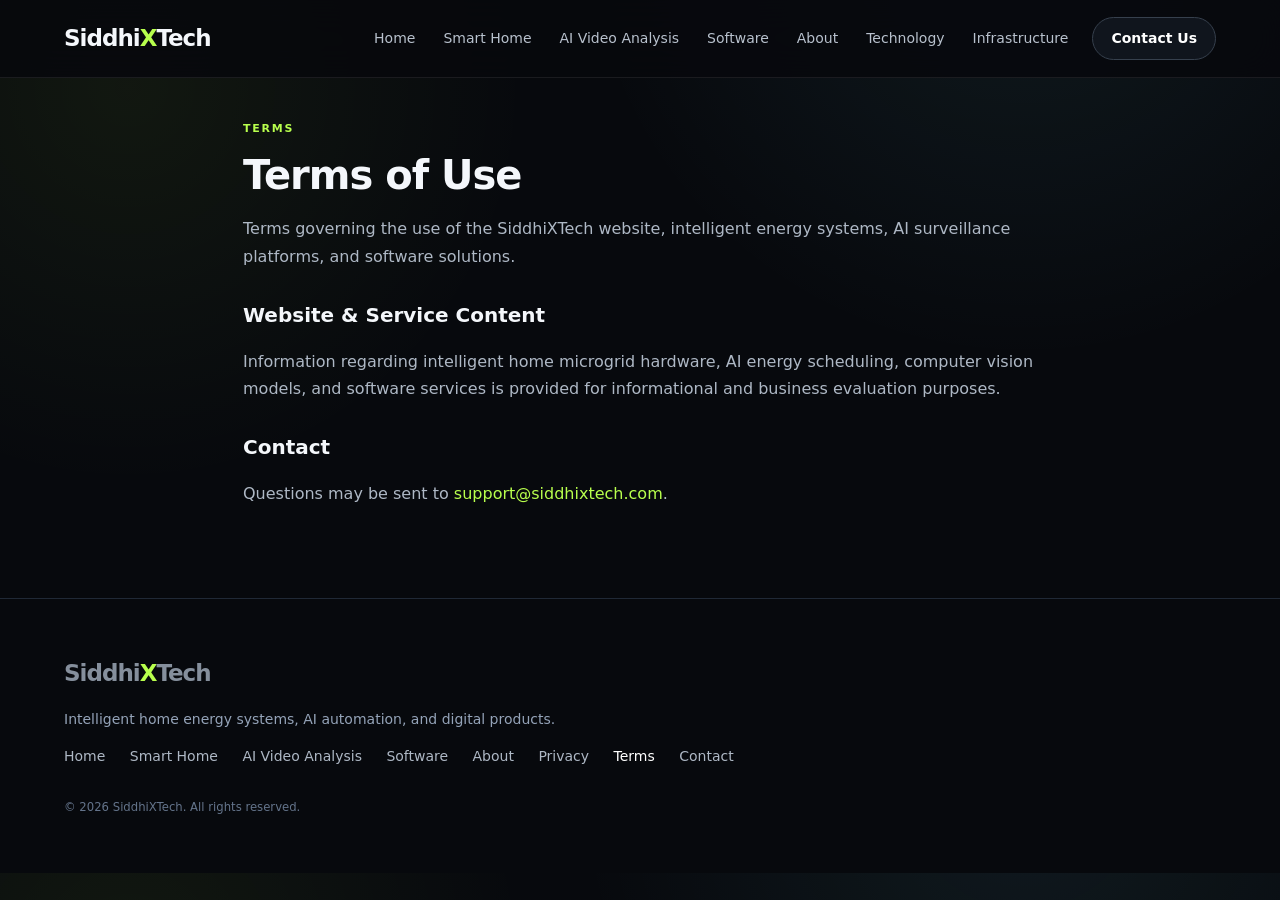
<file: terms.html>
<!doctype html>
<html lang="en">
<head>
<meta charset="utf-8">
<meta name="viewport" content="width=device-width,initial-scale=1">
<title>Terms — SiddhiXTech</title>
<link rel="stylesheet" href="assets/style.css">
</head>
<body>
<header class="nav">
  <a class="logo" href="index.html">Siddhi<span>X</span>Tech</a>
  <button class="nav-toggle" type="button" aria-label="Toggle navigation menu" aria-expanded="false" aria-controls="site-nav">
    <span></span>
    <span></span>
    <span></span>
  </button>
  <nav id="site-nav">
    <a href="index.html">Home</a>
    <a href="smart-home.html">Smart Home</a>
    <a href="surveillance.html">AI Video Analysis</a>
    <a href="services.html">Software</a>
    <a href="about.html">About</a>
    <a href="technology.html">Technology</a>
    <a href="infrastructure.html">Infrastructure</a>
    <a class="nav-btn" href="contact.html">Contact Us</a>
  </nav>
</header>
<main class="page legal">
  <div class="eyebrow">TERMS</div>
  <h1>Terms of Use</h1>
  <p>Terms governing the use of the SiddhiXTech website, intelligent energy systems, AI surveillance platforms, and software solutions.</p>
  <h2>Website & Service Content</h2>
  <p>Information regarding intelligent home microgrid hardware, AI energy scheduling, computer vision models, and software services is provided for informational and business evaluation purposes.</p>
  <h2>Contact</h2>
  <p>Questions may be sent to <a href="mailto:support@siddhixtech.com" style="color:var(--accent)">support@siddhixtech.com</a>.</p>
</main>
<footer>
  <div class="logo">Siddhi<span>X</span>Tech</div>
  <p>Intelligent home energy systems, AI automation, and digital products.</p>
  <div>
    <a href="index.html">Home</a>
    <a href="smart-home.html">Smart Home</a>
    <a href="surveillance.html">AI Video Analysis</a>
    <a href="services.html">Software</a>
    <a href="about.html">About</a>
    <a href="privacy.html">Privacy</a>
    <a href="terms.html" aria-current="page">Terms</a>
    <a href="contact.html">Contact</a>
  </div>
  <small>© 2026 SiddhiXTech. All rights reserved.</small>
</footer>
<script src="assets/script.js"></script>
</body>
</html>
</file>
<file: assets/style.css>
:root {
  --bg: #07090d;
  --panel: #0d1118;
  --panel2: #111722;
  --text: #f4f7fb;
  --muted: #9aa6b5;
  --line: #202936;
  --accent: #b8ff4d;
  --accent2: #76e3ff;
  --max: 1180px;
  --radius: 18px;
  --text-xs: 0.75rem;
  --text-sm: 0.875rem;
  --text-base: 1rem;
  --text-lg: 1.125rem;
  --text-xl: 1.25rem;
  --text-2xl: 1.5rem;
  --text-3xl: 2rem;
}

* {
  box-sizing: border-box;
}

html {
  scroll-behavior: smooth;
  font-size: 16px;
}

body {
  margin: 0;
  background:
    radial-gradient(circle at 80% -10%, rgba(118, 227, 255, 0.08), transparent 28rem),
    radial-gradient(circle at 10% 10%, rgba(184, 255, 77, 0.06), transparent 25rem),
    var(--bg);
  color: var(--text);
  font: var(--text-base) / 1.7 Inter, ui-sans-serif, system-ui, -apple-system, Segoe UI, Roboto, sans-serif;
  -webkit-font-smoothing: antialiased;
}

a {
  color: inherit;
  text-decoration: none;
}

/* ANIMATED TECH BACKGROUND LAYER */
.tech-bg-layer {
  position: fixed;
  inset: 0;
  width: 100vw;
  height: 100vh;
  background-image: url('tech-bg.gif');
  background-position: center center;
  background-size: cover;
  background-repeat: no-repeat;
  opacity: 0.35;
  mix-blend-mode: screen;
  pointer-events: none;
  z-index: 0;
  transform: translateZ(0);
}

.tech-bg-layer::after {
  content: "";
  position: absolute;
  inset: 0;
  background:
    radial-gradient(circle at 50% 25%, transparent 20%, rgba(7, 9, 13, 0.75) 80%),
    linear-gradient(to bottom, rgba(7, 9, 13, 0.15), rgba(7, 9, 13, 0.9));
  pointer-events: none;
}

/* HEADER & NAVIGATION */
.nav {
  height: 78px;
  display: flex;
  align-items: center;
  justify-content: space-between;
  padding: 0 max(5vw, 24px);
  border-bottom: 1px solid rgba(255, 255, 255, 0.08);
  position: sticky;
  top: 0;
  background: rgba(7, 9, 13, 0.88);
  backdrop-filter: blur(18px);
  -webkit-backdrop-filter: blur(18px);
  z-index: 50;
}

.logo {
  font-size: 23px;
  font-weight: 850;
  letter-spacing: -1px;
}

.logo span {
  color: var(--accent);
}

nav {
  display: flex;
  gap: 20px;
  align-items: center;
  font-size: var(--text-sm);
  color: #b8c1cd;
}

nav a {
  transition: color 0.2s ease, border-color 0.2s ease;
  padding: 6px 4px;
}

nav a:hover,
nav a[aria-current="page"] {
  color: #fff;
}

.nav-btn {
  border: 1px solid #36404d;
  padding: 9px 18px;
  border-radius: 999px;
  color: #fff !important;
  background: #10151d;
  font-weight: 700;
  transition: all 0.2s ease;
}

.nav-btn:hover {
  background: #1b2330;
  border-color: #55657b;
}

/* MOBILE NAV TOGGLE */
.nav-toggle {
  display: none;
  flex-direction: column;
  justify-content: space-around;
  width: 42px;
  height: 42px;
  background: #0e141e;
  border: 1px solid #283546;
  border-radius: 10px;
  cursor: pointer;
  padding: 10px;
  z-index: 60;
  touch-action: manipulation;
}

.nav-toggle span {
  width: 100%;
  height: 2px;
  background: #f4f7fb;
  border-radius: 2px;
  transition: transform 0.25s ease, opacity 0.25s ease;
}

.nav-toggle.active span:nth-child(1) {
  transform: translateY(7px) rotate(45deg);
}

.nav-toggle.active span:nth-child(2) {
  opacity: 0;
}

.nav-toggle.active span:nth-child(3) {
  transform: translateY(-7px) rotate(-45deg);
}

/* HERO & PAGE TITLES */
.hero {
  max-width: var(--max);
  margin: auto;
  min-height: 680px;
  padding: 120px 30px 90px;
  display: flex;
  flex-direction: column;
  justify-content: center;
  position: relative;
}

.hero:after {
  content: "";
  position: absolute;
  width: 420px;
  height: 420px;
  border: 1px solid rgba(184, 255, 77, 0.12);
  border-radius: 50%;
  right: 2%;
  top: 90px;
  box-shadow: 0 0 100px rgba(184, 255, 77, 0.06);
  pointer-events: none;
}

.eyebrow {
  font-size: 11px;
  letter-spacing: 0.16em;
  color: var(--accent);
  font-weight: 750;
  margin-bottom: 12px;
  text-transform: uppercase;
}

.hero h1,
.page h1 {
  font-size: clamp(28px, 3.2vw, 40px);
  line-height: 1.22;
  letter-spacing: -0.025em;
  margin: 0 0 16px;
  max-width: 820px;
  font-weight: 750;
}

.hero h1 span,
.page h1 span {
  color: #8e99a8;
}

.hero p,
.lead {
  font-size: clamp(15px, 1.25vw, 17px);
  line-height: 1.65;
  color: #94a3b8;
  max-width: 740px;
}

.lead {
  margin: 0 0 28px;
}

.actions {
  display: flex;
  gap: 14px;
  align-items: center;
  margin-top: 24px;
  position: relative;
  z-index: 2;
  flex-wrap: wrap;
}

.btn {
  display: inline-flex;
  align-items: center;
  justify-content: center;
  background: var(--accent);
  color: #071006;
  padding: 13px 24px;
  border-radius: 10px;
  font-size: var(--text-base);
  font-weight: 850;
  border: 0;
  cursor: pointer;
  box-shadow: 0 10px 35px rgba(184, 255, 77, 0.12);
  transition: transform 0.2s ease, box-shadow 0.2s ease;
  user-select: none;
  min-height: 44px;
  text-align: center;
}

.btn:hover {
  transform: translateY(-2px);
  box-shadow: 0 14px 40px rgba(184, 255, 77, 0.25);
}

.btn.secondary {
  background: transparent;
  color: #fff;
  border: 1px solid #36404d;
  box-shadow: none;
}

.btn.secondary:hover {
  border-color: #5a687c;
  background: rgba(255, 255, 255, 0.04);
}

.text-link {
  color: #dce3eb;
  font-weight: 600;
}

/* STATS */
.stats {
  max-width: var(--max);
  display: grid;
  grid-template-columns: repeat(4, 1fr);
  border: 1px solid var(--line);
  margin: 0 auto 30px;
  border-radius: 16px;
  overflow: hidden;
  background: rgba(13, 17, 24, 0.7);
}

.stats div {
  padding: 24px;
  border-right: 1px solid var(--line);
}

.stats div:last-child {
  border: 0;
}

.stats b {
  display: block;
  color: #697585;
  font-size: var(--text-xs);
  letter-spacing: 0.1em;
}

.stats span {
  display: block;
  margin-top: 6px;
  font-size: var(--text-base);
  font-weight: 700;
  color: #f1f5f9;
}

/* SECTIONS & GRIDS */
.section,
.grid-section {
  max-width: var(--max);
  margin: auto;
  padding: 100px 30px;
}

.grid-section > div:first-child {
  max-width: 650px;
}

.grid-section h2,
.banner h2 {
  font-size: clamp(21px, 2.4vw, 27px);
  line-height: 1.25;
  letter-spacing: -0.02em;
  margin-top: 0;
  margin-bottom: 12px;
  font-weight: 700;
}

.cards {
  display: grid;
  grid-template-columns: repeat(2, 1fr);
  gap: 20px;
  margin-top: 36px;
}

.cards.three {
  grid-template-columns: repeat(3, 1fr);
}

.card,
.feature,
.road > div {
  border: 1px solid #222b37;
  background: linear-gradient(145deg, #0e131b, #0b0f15);
  padding: 30px;
  border-radius: var(--radius);
  transition: transform 0.25s ease, border-color 0.25s ease, box-shadow 0.25s ease;
  position: relative;
  overflow: hidden;
}

.card:before,
.feature:before {
  content: "";
  position: absolute;
  inset: 0;
  background: linear-gradient(120deg, rgba(184, 255, 77, 0.06), transparent 40%);
  opacity: 0;
  transition: opacity 0.25s ease;
  pointer-events: none;
}

.card > *,
.feature > * {
  position: relative;
  z-index: 2;
}

.card:hover,
.feature:hover {
  transform: translateY(-4px);
  border-color: #3c4857;
  box-shadow: 0 20px 50px rgba(0, 0, 0, 0.35);
}

.card:hover:before,
.feature:hover:before {
  opacity: 1;
}

.card small {
  color: #697585;
  font-size: var(--text-xs);
  letter-spacing: 0.1em;
  font-weight: 700;
}

.card h3 {
  font-size: 20px;
  margin: 16px 0 8px;
  line-height: 1.35;
  font-weight: 700;
}

.card p,
.feature p,
.road p {
  color: #9da9b8;
  font-size: var(--text-base);
  line-height: 1.65;
}

.service-card {
  display: block;
}

.service-card .tag {
  color: var(--accent2);
  font-size: var(--text-xs);
  font-weight: 800;
  letter-spacing: 0.14em;
}

.service-card h3 {
  margin-top: 12px;
}

.banner {
  max-width: var(--max);
  margin: 24px auto 70px;
  padding: 40px 36px;
  background:
    linear-gradient(135deg, rgba(184, 255, 77, 0.09), rgba(118, 227, 255, 0.05)),
    #0e131a;
  border: 1px solid #293442;
  border-radius: 18px;
  display: flex;
  align-items: center;
  justify-content: space-between;
  gap: 24px;
}

.page {
  max-width: var(--max);
  margin: auto;
  padding: 42px 28px 75px;
  position: relative;
  z-index: 1;
}

.two {
  display: grid;
  grid-template-columns: 1fr 1fr;
  gap: 48px;
}

.two h2,
.feature h2,
.road h2 {
  font-size: clamp(19px, 2.2vw, 23px);
  line-height: 1.3;
  margin-top: 0;
  margin-bottom: 10px;
  font-weight: 700;
}

.list {
  padding-left: 20px;
  color: #b8c1cd;
  font-size: var(--text-base);
}

.list li {
  margin: 10px 0;
  line-height: 1.6;
}

.quote {
  margin-top: 60px;
  border-left: 3px solid var(--accent);
  padding: 20px 25px;
  font-size: clamp(19px, 2.5vw, 24px);
  color: #dfe5ec;
  line-height: 1.5;
}

.feature-grid {
  display: grid;
  grid-template-columns: repeat(2, 1fr);
  gap: 20px;
}

.feature b,
.road b {
  font-size: var(--text-xs);
  letter-spacing: 0.15em;
  color: var(--accent);
  font-weight: 800;
}

.timeline {
  display: grid;
  gap: 14px;
}

.timeline > div {
  padding: 28px;
  border-bottom: 1px solid #292d33;
}

.timeline span {
  color: var(--accent);
  font-weight: 800;
}

.road {
  display: grid;
  gap: 14px;
}

.road > div {
  border-radius: 14px;
}

.road > div h2 {
  margin-bottom: 6px;
}

.contact {
  display: grid;
  grid-template-columns: 1fr 1fr;
  gap: 60px;
}

.contact form {
  display: grid;
  gap: 18px;
}

label {
  color: #aeb8c5;
  font-size: var(--text-sm);
  font-weight: 600;
}

input,
textarea {
  width: 100%;
  margin-top: 7px;
  padding: 13px 16px;
  background: #0d1118;
  border: 1px solid #303a47;
  color: #fff;
  border-radius: 9px;
  font: inherit;
  font-size: var(--text-base);
}

input:focus,
textarea:focus {
  outline: none;
  border-color: var(--accent2);
}

.legal {
  max-width: 850px;
}

.legal h2 {
  margin-top: 28px;
  margin-bottom: 8px;
  font-size: 20px;
  font-weight: 700;
}

.legal p {
  font-size: var(--text-base);
  color: #aeb8c5;
  line-height: 1.7;
}

.kicker {
  display: inline-flex;
  gap: 8px;
  align-items: center;
  border: 1px solid #293442;
  border-radius: 999px;
  padding: 5px 12px;
  color: #b8c1cd;
  font-size: 11px;
  font-weight: 700;
  letter-spacing: 0.05em;
  margin-bottom: 14px;
}

.kicker i {
  width: 7px;
  height: 7px;
  border-radius: 50%;
  background: var(--accent);
  box-shadow: 0 0 12px var(--accent);
}

/* FOOTER */
footer {
  border-top: 1px solid #202936;
  padding: 55px max(5vw, 24px);
  color: #858f9c;
  display: grid;
  gap: 14px;
  font-size: var(--text-sm);
  position: relative;
  z-index: 1;
}

footer p {
  margin: 0;
  color: #94a3b8;
}

footer a {
  margin-right: 20px;
  color: #aeb8c5;
  transition: color 0.2s ease;
}

footer a:hover,
footer a[aria-current="page"] {
  color: #fff;
}

footer small {
  margin-top: 15px;
  color: #64748b;
}

/* MEDIA & IMAGE FRAMES */
.media-frame {
  position: relative;
  border-radius: var(--radius);
  overflow: hidden;
  border: 1px solid #2a3545;
  box-shadow: 0 25px 60px rgba(0, 0, 0, 0.6);
  background: #0d1118;
}

.media-frame img {
  width: 100%;
  height: auto;
  display: block;
  transition: transform 0.35s ease;
}

.media-frame:hover img {
  transform: scale(1.015);
}

.media-overlay {
  position: absolute;
  bottom: 0;
  left: 0;
  right: 0;
  padding: 24px;
  background: linear-gradient(to top, rgba(7, 9, 13, 0.95), rgba(7, 9, 13, 0.4) 60%, transparent);
  display: flex;
  gap: 12px;
  flex-wrap: wrap;
  z-index: 2;
}

.hero-visual {
  max-width: var(--max);
  margin: -40px auto 70px;
  padding: 0 30px;
}

.hero-visual .media-frame {
  border: 1px solid rgba(184, 255, 77, 0.2);
  box-shadow: 0 30px 80px rgba(0, 0, 0, 0.7), 0 0 40px rgba(184, 255, 77, 0.08);
}

/* PILLS & BADGES */
.pill {
  display: inline-flex;
  align-items: center;
  gap: 6px;
  padding: 5px 12px;
  border-radius: 999px;
  font-size: var(--text-xs);
  font-weight: 700;
  letter-spacing: 0.05em;
  border: 1px solid;
}

.pill.green {
  background: rgba(0, 230, 118, 0.12);
  color: #00e676;
  border-color: rgba(0, 230, 118, 0.35);
}

.pill.cyan {
  background: rgba(0, 229, 255, 0.12);
  color: #00e5ff;
  border-color: rgba(0, 229, 255, 0.35);
}

.pill.amber {
  background: rgba(255, 184, 0, 0.14);
  color: #ffb800;
  border-color: rgba(255, 184, 0, 0.38);
}

.pill.purple {
  background: rgba(213, 0, 249, 0.12);
  color: #e040fb;
  border-color: rgba(213, 0, 249, 0.35);
}

.pill.red {
  background: rgba(255, 82, 82, 0.14);
  color: #ff5252;
  border-color: rgba(255, 82, 82, 0.38);
}

.pill i {
  width: 7px;
  height: 7px;
  border-radius: 50%;
  background: currentColor;
  display: inline-block;
  box-shadow: 0 0 8px currentColor;
}

/* INTERACTIVE SIMULATOR */
.sim-box {
  max-width: var(--max);
  margin: 0 auto 90px;
  padding: 40px;
  background: linear-gradient(155deg, #0c1017, #080b10);
  border: 1px solid #263344;
  border-radius: 24px;
  box-shadow: 0 30px 80px rgba(0, 0, 0, 0.5);
  position: relative;
  overflow: hidden;
}

.sim-box:before {
  content: "";
  position: absolute;
  top: 0;
  left: 0;
  right: 0;
  height: 2px;
  background: linear-gradient(90deg, transparent, var(--accent), var(--accent2), transparent);
}

.sim-header {
  display: flex;
  justify-content: space-between;
  align-items: flex-end;
  margin-bottom: 28px;
  flex-wrap: wrap;
  gap: 18px;
}

.sim-modes {
  display: flex;
  gap: 10px;
  flex-wrap: wrap;
}

.sim-btn {
  padding: 10px 18px;
  border-radius: 12px;
  border: 1px solid #2e3a4b;
  background: #0d131c;
  color: #a8b4c4;
  font: inherit;
  font-size: var(--text-sm);
  font-weight: 700;
  cursor: pointer;
  transition: all 0.2s ease;
  display: inline-flex;
  align-items: center;
  gap: 8px;
  min-height: 44px;
}

.sim-btn:hover {
  background: #151d2a;
  color: #fff;
  border-color: #48576c;
}

.sim-btn.active {
  background: linear-gradient(135deg, rgba(184, 255, 77, 0.18), rgba(118, 227, 255, 0.12));
  color: #fff;
  border-color: var(--accent);
  box-shadow: 0 0 20px rgba(184, 255, 77, 0.2);
}

.sim-grid {
  display: grid;
  grid-template-columns: repeat(4, 1fr);
  gap: 14px;
  margin-bottom: 24px;
}

.sim-card {
  background: #090d13;
  border: 1px solid #212c3b;
  border-radius: 14px;
  padding: 20px;
  transition: border-color 0.25s ease;
}

.sim-card:hover {
  border-color: #38485e;
}

.sim-card small {
  display: block;
  font-size: var(--text-xs);
  font-weight: 800;
  letter-spacing: 0.1em;
  color: #6d7c8f;
  margin-bottom: 6px;
}

.sim-val {
  font-size: clamp(20px, 2.5vw, 26px);
  font-weight: 850;
  letter-spacing: -0.03em;
  margin: 4px 0 10px;
  color: #fff;
}

.sim-bar-bg {
  height: 6px;
  background: #151c27;
  border-radius: 99px;
  overflow: hidden;
}

.sim-bar {
  height: 100%;
  border-radius: 99px;
  transition: width 0.4s ease, background 0.4s ease;
}

.sim-alert {
  padding: 18px 22px;
  border-radius: 14px;
  background: #0d141e;
  border: 1px solid #2a3749;
  display: flex;
  align-items: center;
  justify-content: space-between;
  gap: 16px;
  flex-wrap: wrap;
}

.sim-alert-text {
  font-size: var(--text-sm);
  font-weight: 700;
  color: #d5e0ee;
  display: flex;
  align-items: center;
  gap: 10px;
}

.sim-alert-desc {
  font-size: var(--text-sm);
  color: #8f9fad;
  margin-top: 3px;
  line-height: 1.5;
}

/* PRODUCT CATALOG & FILTERING (INDEX/HOME) */
.filter-tabs {
  display: flex;
  gap: 10px;
  flex-wrap: wrap;
  margin: 30px 0 40px;
}

.filter-btn {
  padding: 10px 18px;
  border-radius: 10px;
  border: 1px solid #283546;
  background: #0d131c;
  color: #a8b4c4;
  font: inherit;
  font-size: var(--text-sm);
  font-weight: 700;
  cursor: pointer;
  transition: all 0.2s ease;
  min-height: 44px;
}

.filter-btn:hover {
  background: #151e2c;
  color: #fff;
  border-color: #48576c;
}

.filter-btn.active {
  background: linear-gradient(135deg, rgba(184, 255, 77, 0.2), rgba(118, 227, 255, 0.15));
  color: #fff;
  border-color: var(--accent);
  box-shadow: 0 0 15px rgba(184, 255, 77, 0.18);
}

.product-card {
  display: flex;
  flex-direction: column;
  justify-content: space-between;
  border: 1px solid #243040;
  background: linear-gradient(150deg, #0e141d, #0a0d13);
  border-radius: 18px;
  padding: 32px;
  transition: transform 0.25s ease, border-color 0.25s ease, box-shadow 0.25s ease;
  position: relative;
  overflow: hidden;
}

.product-card:hover {
  transform: translateY(-4px);
  border-color: #3d4e66;
  box-shadow: 0 20px 50px rgba(0, 0, 0, 0.35);
}

.product-card-img {
  width: 100%;
  height: 220px;
  border-radius: 12px;
  overflow: hidden;
  margin-bottom: 18px;
  border: 1px solid #1e293b;
  background: #06090e;
  position: relative;
}

.product-card-img img {
  width: 100%;
  height: 100%;
  object-fit: cover;
  transition: transform 0.35s ease;
}

.product-card:hover .product-card-img img {
  transform: scale(1.04);
}

.product-badge {
  align-self: flex-start;
  margin-bottom: 14px;
}

.insight-box {
  margin-top: 20px;
  padding: 14px 18px;
  background: rgba(255, 255, 255, 0.03);
  border-left: 3px solid var(--accent);
  border-radius: 0 8px 8px 0;
  font-size: var(--text-sm);
  color: #cbd5e1;
  line-height: 1.6;
}

.insight-box strong {
  color: #fff;
  display: block;
  margin-bottom: 4px;
  font-size: var(--text-xs);
  letter-spacing: 0.08em;
  text-transform: uppercase;
}

.customer-grid {
  display: grid;
  grid-template-columns: repeat(2, 1fr);
  gap: 20px;
  margin-top: 35px;
}

.customer-card {
  padding: 28px;
  background: #0b0f15;
  border: 1px solid #222c3a;
  border-radius: 16px;
}

.customer-card h3 {
  margin: 8px 0 10px;
  font-size: var(--text-xl);
}

.faq-grid {
  display: grid;
  grid-template-columns: repeat(2, 1fr);
  gap: 20px;
  margin-top: 35px;
}

.faq-item {
  padding: 28px;
  background: #0b0f16;
  border: 1px solid #202936;
  border-radius: 16px;
}

.faq-item h3 {
  margin: 0 0 10px;
  font-size: var(--text-lg);
  color: #fff;
}

.faq-item p {
  margin: 0;
  font-size: var(--text-sm);
  color: #94a3b8;
  line-height: 1.65;
}

/* SURVEILLANCE & FORENSIC AUDIO/VISION DASHBOARD */
.surv-wrapper {
  margin-top: 45px;
  background: #090d15;
  border: 1px solid #1e293b;
  border-radius: 20px;
  padding: 32px;
  box-shadow: 0 25px 60px rgba(0, 0, 0, 0.5), 0 0 35px rgba(56, 189, 248, 0.07);
}

.tablist-nav {
  display: flex;
  gap: 10px;
  border-bottom: 1px solid #1e293b;
  padding-bottom: 16px;
  margin-bottom: 24px;
  flex-wrap: wrap;
  overflow-x: auto;
  -webkit-overflow-scrolling: touch;
}

.surv-tab {
  display: inline-flex;
  align-items: center;
  gap: 8px;
  padding: 10px 18px;
  border-radius: 12px;
  border: 1px solid #1e293b;
  background: #0d1522;
  color: #94a3b8;
  font: inherit;
  font-size: var(--text-sm);
  font-weight: 700;
  cursor: pointer;
  transition: all 0.2s ease;
  min-height: 44px;
  white-space: nowrap;
}

.surv-tab:hover {
  background: #141f30;
  color: #fff;
  border-color: #334155;
}

.surv-tab[aria-selected="true"] {
  background: #0f1e33;
  color: #38bdf8;
  border-color: #38bdf8;
  box-shadow: 0 0 16px rgba(56, 189, 248, 0.25), inset 0 0 10px rgba(56, 189, 248, 0.08);
}

.badge-alert {
  background: #ef4444;
  color: #fff;
  font-size: 11px;
  padding: 2px 8px;
  border-radius: 999px;
  font-weight: 800;
  letter-spacing: 0.04em;
  display: inline-block;
  animation: pulseAlert 2s infinite ease-in-out;
}

@keyframes pulseAlert {
  0%, 100% {
    opacity: 1;
    transform: scale(1);
  }
  50% {
    opacity: 0.75;
    transform: scale(1.05);
  }
}

.tab-panel {
  display: none;
  animation: panelFade 0.25s ease;
}

.tab-panel.active {
  display: block;
}

@keyframes panelFade {
  from {
    opacity: 0;
    transform: translateY(6px);
  }
  to {
    opacity: 1;
    transform: translateY(0);
  }
}

.cam-viewport {
  position: relative;
  width: 100%;
  aspect-ratio: 16/9;
  min-height: 280px;
  max-height: 420px;
  background: radial-gradient(circle at center, #111a28 0%, #06090f 100%);
  border: 1px solid #1e293b;
  border-radius: 14px;
  overflow: hidden;
  display: flex;
  flex-direction: column;
  justify-content: space-between;
  padding: 16px;
  box-sizing: border-box;
}

.cam-grid-overlay {
  position: absolute;
  inset: 0;
  background-image:
    linear-gradient(rgba(56, 189, 248, 0.04) 1px, transparent 1px),
    linear-gradient(90deg, rgba(56, 189, 248, 0.04) 1px, transparent 1px);
  background-size: 40px 40px;
  pointer-events: none;
}

.bbox {
  position: absolute;
  border: 2px dashed;
  border-radius: 6px;
  padding: 4px 6px;
  font-size: 11px;
  font-family: ui-monospace, SFMono-Regular, Menlo, Monaco, Consolas, monospace;
  font-weight: 700;
}

.bbox-green {
  border-color: #22c55e;
  color: #22c55e;
  background: rgba(34, 197, 94, 0.08);
}

.bbox-red {
  border-color: #ef4444;
  color: #ef4444;
  background: rgba(239, 68, 68, 0.12);
  box-shadow: 0 0 15px rgba(239, 68, 68, 0.35);
}

.bbox-amber {
  border-color: #f59e0b;
  color: #f59e0b;
  background: rgba(245, 158, 11, 0.08);
}

.audio-waveform {
  display: flex;
  align-items: center;
  gap: 3px;
  height: 36px;
  margin: 12px 0;
}

.audio-bar {
  flex: 1;
  background: #38bdf8;
  border-radius: 2px;
  min-height: 4px;
  animation: soundBars 1.2s infinite ease-in-out;
}

@keyframes soundBars {
  0%, 100% {
    height: 6px;
    opacity: 0.5;
  }
  50% {
    height: 32px;
    opacity: 1;
    background: #a855f7;
  }
}

.threat-tag {
  display: inline-block;
  font-size: 11px;
  font-weight: 700;
  padding: 2px 7px;
  border-radius: 4px;
  margin-left: 6px;
}

.threat-red {
  background: rgba(239, 68, 68, 0.2);
  color: #fca5a5;
  border: 1px solid rgba(239, 68, 68, 0.4);
}

.threat-amber {
  background: rgba(245, 158, 11, 0.2);
  color: #fcd34d;
  border: 1px solid rgba(245, 158, 11, 0.4);
}

.threat-green {
  background: rgba(34, 197, 94, 0.2);
  color: #86efac;
  border: 1px solid rgba(34, 197, 94, 0.4);
}

/* RESPONSIVE MEDIA QUERIES */
@media (max-width: 860px) {
  .nav-toggle {
    display: flex;
  }

  #site-nav {
    position: fixed;
    top: 78px;
    left: 0;
    right: 0;
    background: rgba(9, 13, 20, 0.98);
    backdrop-filter: blur(20px);
    -webkit-backdrop-filter: blur(20px);
    border-bottom: 1px solid #202936;
    flex-direction: column;
    align-items: stretch;
    padding: 24px;
    gap: 12px;
    box-shadow: 0 30px 60px rgba(0, 0, 0, 0.85);
    max-height: calc(100vh - 78px);
    overflow-y: auto;
    transform: translateY(-120%);
    opacity: 0;
    pointer-events: none;
    transition: transform 0.3s cubic-bezier(0.16, 1, 0.3, 1), opacity 0.25s ease;
    z-index: 49;
  }

  #site-nav.active {
    transform: translateY(0);
    opacity: 1;
    pointer-events: auto;
  }

  #site-nav a {
    font-size: 16px;
    padding: 12px 16px;
    border-radius: 8px;
    border: 1px solid transparent;
    display: block;
  }

  #site-nav a:hover,
  #site-nav a[aria-current="page"] {
    background: #111724;
    border-color: #243042;
    color: #fff;
  }

  #site-nav .nav-btn {
    text-align: center;
    margin-top: 10px;
    padding: 13px 20px;
  }

  .hero {
    min-height: auto;
    padding: 38px 18px 40px;
  }

  .page {
    padding: 28px 18px 50px;
  }

  .hero h1,
  .page h1 {
    font-size: clamp(24px, 5.5vw, 30px);
    line-height: 1.25;
    margin-bottom: 12px;
  }

  .hero p,
  .lead {
    font-size: 15px;
    line-height: 1.6;
    margin-bottom: 20px;
  }

  .cards,
  .cards.three,
  .feature-grid,
  .two,
  .contact,
  .customer-grid,
  .faq-grid {
    grid-template-columns: 1fr;
    gap: 20px;
  }

  .stats {
    grid-template-columns: repeat(2, 1fr);
  }

  .stats div:nth-child(2) {
    border-right: none;
  }

  .stats div:nth-child(3),
  .stats div:nth-child(4) {
    border-top: 1px solid var(--line);
  }

  .banner {
    flex-direction: column;
    align-items: flex-start;
    gap: 24px;
    padding: 35px 24px;
  }

  .surv-wrapper {
    padding: 20px;
  }

  .sim-box {
    padding: 24px 20px;
    margin: 0 auto 60px;
  }

  .sim-grid {
    grid-template-columns: 1fr 1fr;
  }

  .sim-header {
    flex-direction: column;
    align-items: flex-start;
  }
}

@media (max-width: 520px) {
  .hero h1,
  .page h1 {
    font-size: 24px;
    line-height: 1.25;
  }

  .stats {
    grid-template-columns: 1fr;
  }

  .stats div {
    border-right: none;
    border-bottom: 1px solid var(--line);
    padding: 18px 20px;
  }

  .stats div:last-child {
    border-bottom: none;
  }

  .hero-visual {
    margin: -20px auto 40px;
    padding: 0 16px;
  }

  .sim-box {
    padding: 20px 16px;
    margin: 0 auto 50px;
  }

  .sim-grid {
    grid-template-columns: 1fr;
  }

  .actions {
    flex-direction: column;
    align-items: stretch;
  }

  .actions .btn {
    width: 100%;
  }

  footer div {
    display: flex;
    flex-direction: column;
    gap: 12px;
  }

  footer a {
    margin-right: 0;
  }
}
</file>
